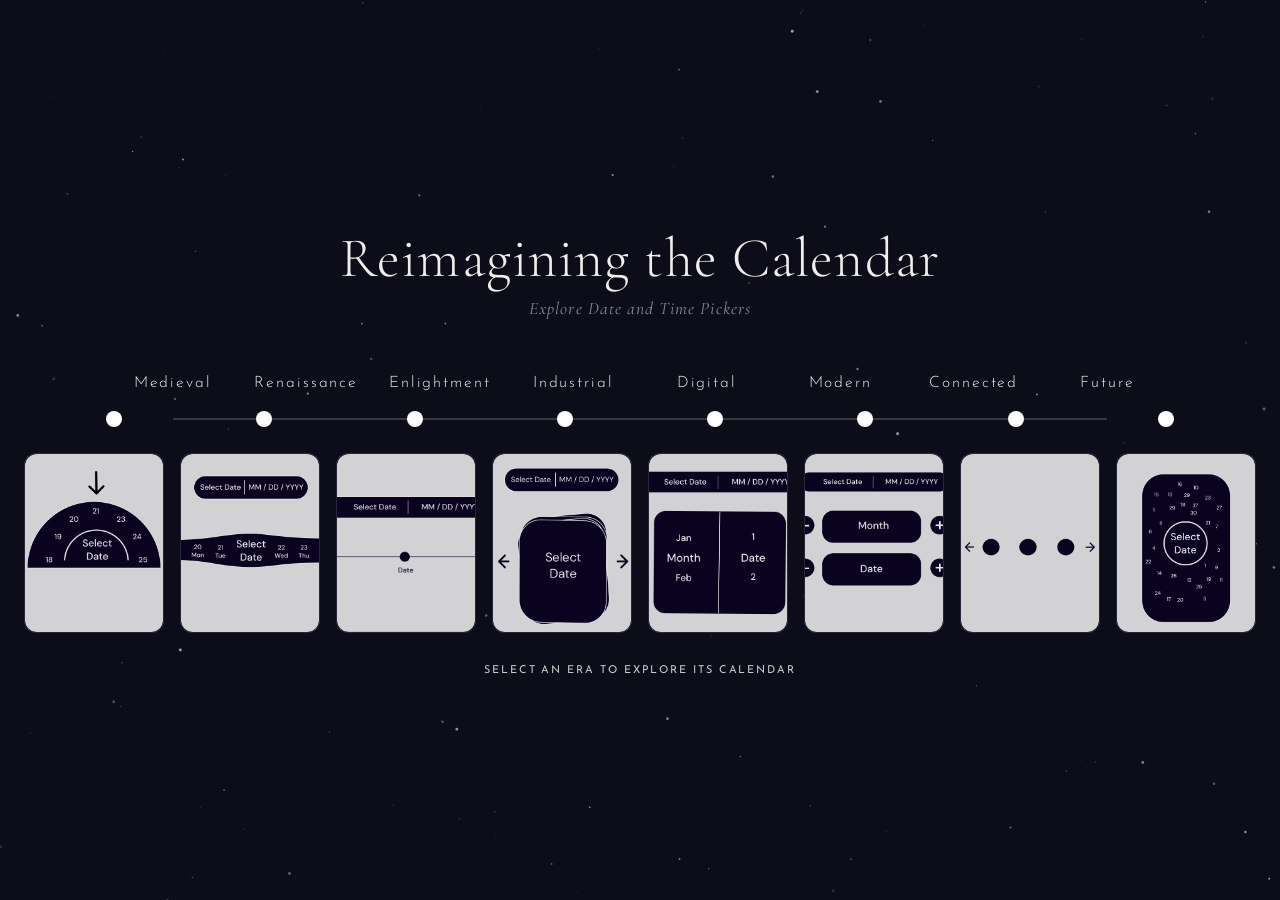
<file: index.html>
<!DOCTYPE html>
<html lang="en">
<head>
  <meta charset="UTF-8">
  <meta name="viewport" content="width=device-width, initial-scale=1.0">
  <title>Reimagining the Calendar</title>
  <link
    href="https://fonts.googleapis.com/css2?family=Cormorant+Garamond:ital,wght@0,300;0,400;0,600;1,300;1,400&family=Josefin+Sans:wght@200;300;400&display=swap"
    rel="stylesheet"
  >
  <link rel="stylesheet" href="style.css">
</head>
<body>

  <!-- Particle canvas -->
  <canvas id="particle-canvas"></canvas>

  <div class="timeline-wrap">

    <p class="timeline-title">Reimagining the Calendar</p>
    <p class="timeline-subtitle">Explore Date and Time Pickers</p>

    <div class="track-area">

      <div class="years-row">
        <span class="year-label">Medieval</span>
        <span class="year-label">Renaissance</span>
        <span class="year-label">Enlightment</span>
        <span class="year-label">Industrial</span>
        <span class="year-label">Digital</span>
        <span class="year-label">Modern</span>
        <span class="year-label">Connected</span>
        <span class="year-label">Future</span>
      </div>

      <div class="line-row">
        <div class="timeline-line"></div>
        <div class="dots-row">
          <div class="dot"></div>
          <div class="dot"></div>
          <div class="dot"></div>
          <div class="dot"></div>
          <div class="dot"></div>
          <div class="dot"></div>
          <div class="dot"></div>
          <div class="dot"></div>
        </div>
      </div>

      <div class="cards-row">
        <a class="era-card" href="firstpage/index.html">   <img src="firstpage/iPhone 16 & 17 Pro Max - 3.png" style="position:absolute;inset:0;width:100%;height:100%;object-fit:cover;opacity:0.9;border-radius:12px;">
       
        <a class="era-card" href="secondpage/index.html"> 
              <img src="secondpage/iPhone 16 & 17 Pro Max - 6.png" style="position:absolute;inset:0;width:100%;height:100%;object-fit:cover;opacity:0.9;border-radius:12px;">

        <a class="era-card" href="Thirdpage/index.html">
              <img src="Thirdpage/iPad Pro 12.9_ - 7.png" style="position:absolute;inset:0;width:100%;height:100%;object-fit:cover;opacity:0.9;border-radius:12px;">
            
        <a class="era-card" href="fourthpage/index.html">
             <img src="fourthpage/iPhone 16 & 17 Pro Max - 12.png" style="position:absolute;inset:0;width:100%;height:100%;object-fit:cover;object-position:center 56%;opacity:0.9;border-radius:12px;">
 
        <a class="era-card" href="fifth/index.html">
              <img src="fifth/iPad Pro 12.9_ - 13.png" style="position:absolute;inset:0;width:100%;height:100%;object-fit:cover;opacity:0.9;border-radius:12px;">
 
        <a class="era-card" href="sixth/index.html">
              <img src="sixth/MacBook Pro 16_ - 16.png" style="position:absolute;inset:0;width:100%;height:100%;object-fit:cover;opacity:0.9;border-radius:12px;">

        <a class="era-card" href="seventh/index.html">
              <img src="seventh/iPhone 16 & 17 Pro Max - 21.png" style="position:absolute;inset:0;width:100%;height:100%;object-fit:cover;opacity:0.9;border-radius:12px;">

        <a class="era-card" href="eight/index.html">
                          <img src="eight/iPhone 16 & 17 Pro Max - 28.png" style="position:absolute;inset:0;width:100%;height:100%;object-fit:cover;object-position:center 70%;opacity:0.9;border-radius:12px;">

        </a>

      </div>

    </div>
  
    

    <p class="label-area">Select an era to explore its calendar</p>

  </div>

  <script>
    // ─── PARTICLE SYSTEM ───────────────────────────────────────
    const canvas = document.getElementById('particle-canvas');
    const ctx = canvas.getContext('2d');

    let W, H, particles;

    function resize() {
      W = canvas.width  = window.innerWidth;
      H = canvas.height = window.innerHeight;
    }

    function createParticles(count) {
      return Array.from({ length: count }, () => ({
        x:       Math.random() * W,
        y:       Math.random() * H,
        r:       Math.random() * 1.2 + 0.3,       // radius 0.3–1.5px
        alpha:   Math.random() * 0.5 + 0.1,        // opacity 0.1–0.6
        speed:   Math.random() * 0.12 + 0.03,      // drift speed
        angle:   Math.random() * Math.PI * 2,      // drift direction
        twinkle: Math.random() * 0.008 + 0.002,    // fade pulse speed
        tDir:    Math.random() > 0.5 ? 1 : -1,     // twinkle direction
      }));
    }

    function tick() {
      ctx.clearRect(0, 0, W, H);

      for (const p of particles) {
        // drift
        p.x += Math.cos(p.angle) * p.speed;
        p.y += Math.sin(p.angle) * p.speed;

        // wrap edges
        if (p.x < 0) p.x = W;
        if (p.x > W) p.x = 0;
        if (p.y < 0) p.y = H;
        if (p.y > H) p.y = 0;

        // twinkle
        p.alpha += p.twinkle * p.tDir;
        if (p.alpha > 0.65 || p.alpha < 0.05) p.tDir *= -1;

        // draw
        ctx.beginPath();
        ctx.arc(p.x, p.y, p.r, 0, Math.PI * 2);
        ctx.fillStyle = `rgba(255, 252, 240, ${p.alpha})`;
        ctx.fill();
      }

      requestAnimationFrame(tick);
    }

    resize();
    particles = createParticles(130);
    tick();

    window.addEventListener('resize', () => {
      resize();
      particles = createParticles(130);
    });
  </script>

</body>
</html>
</file>
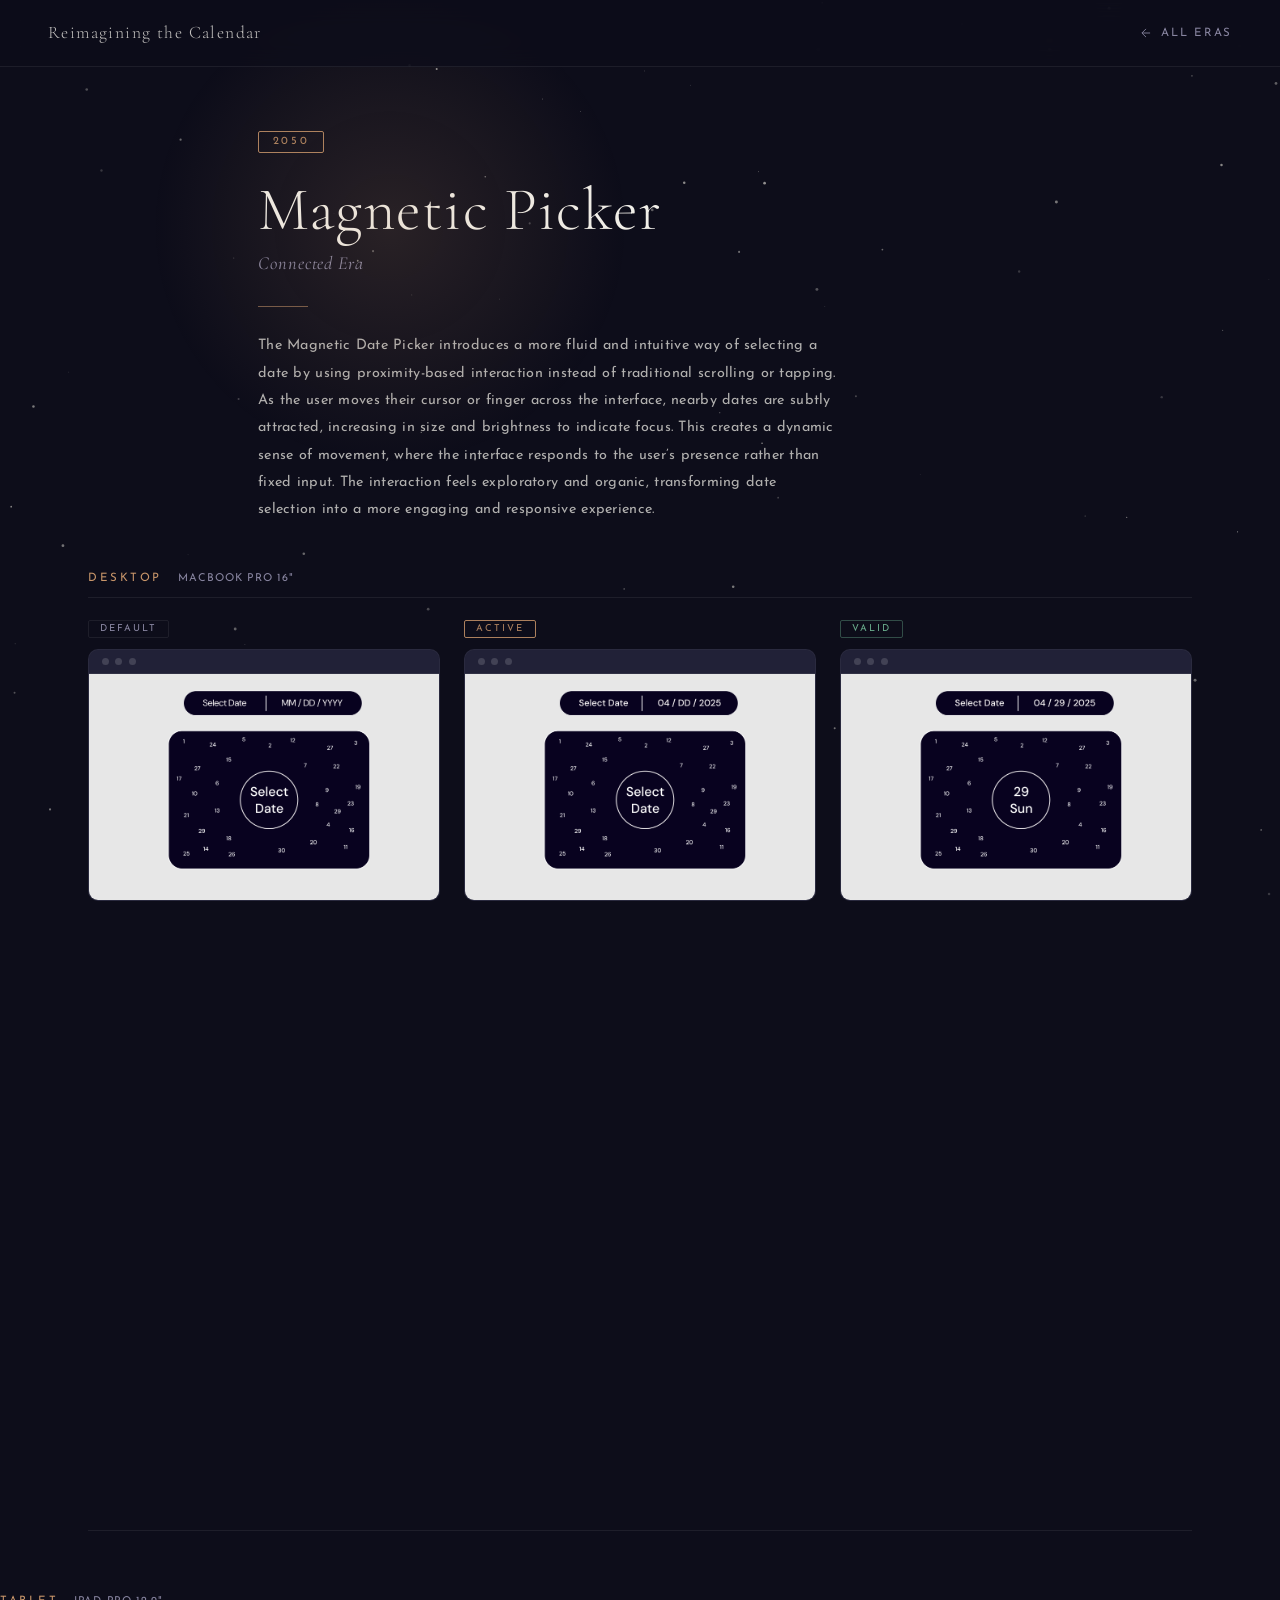
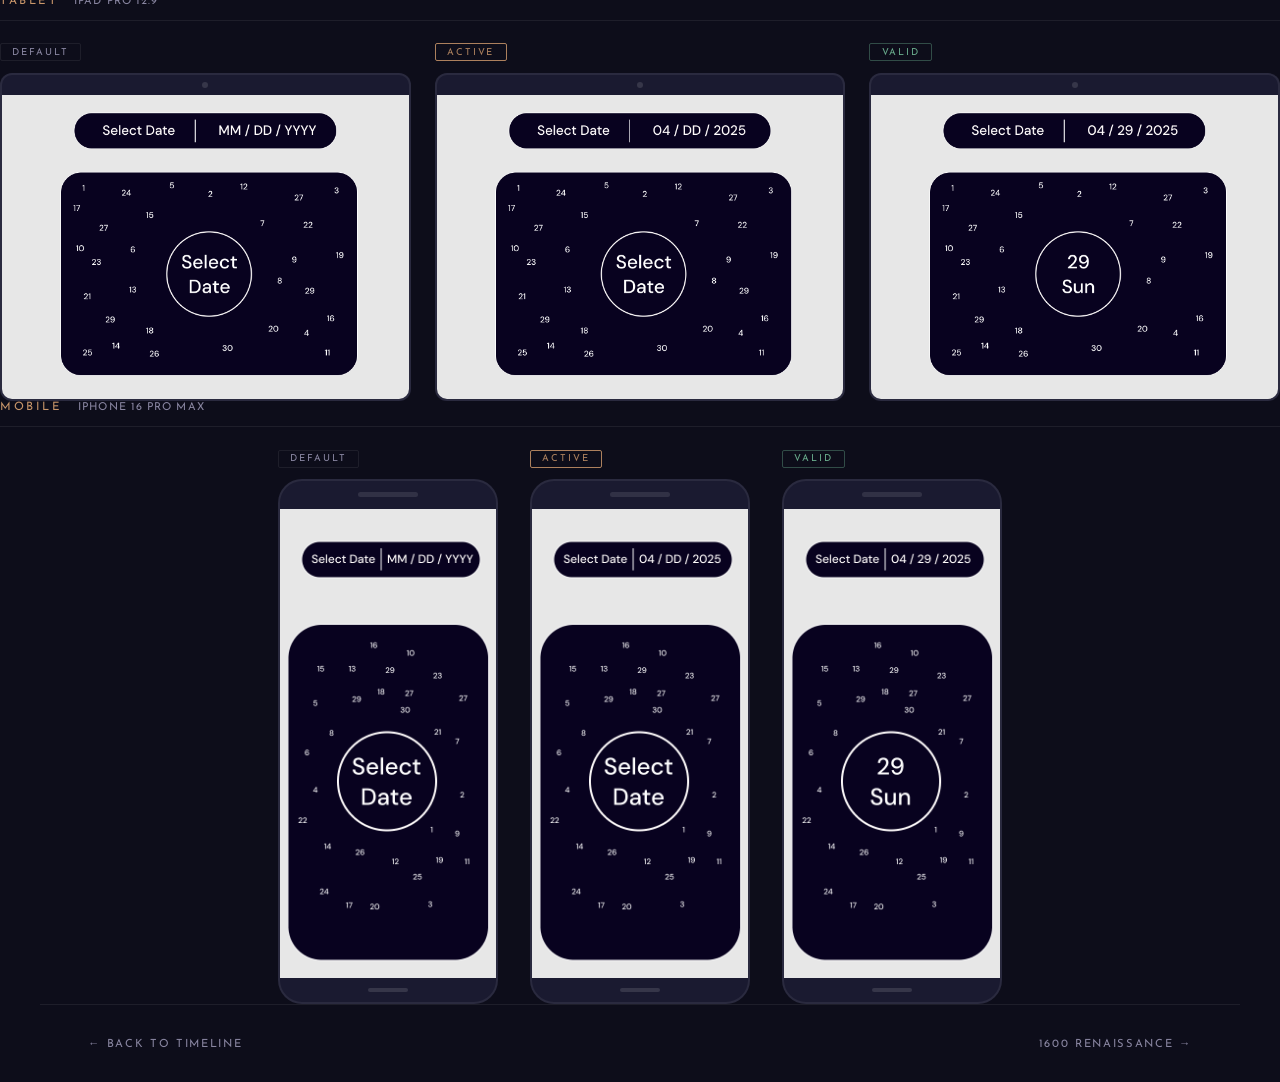
<file: eight/index.html>
<!DOCTYPE html>
<html lang="en">
<head>
  <meta charset="UTF-8">
  <meta name="viewport" content="width=device-width, initial-scale=1.0">
  <title>Medieval Era — Reimagining the Calendar</title>
  <link href="https://fonts.googleapis.com/css2?family=Cormorant+Garamond:ital,wght@0,300;0,400;0,600;1,300;1,400&family=Josefin+Sans:wght@200;300;400&display=swap" rel="stylesheet">
  <link rel="stylesheet" href="style.css">
  <style>
    :root {
      --accent: #c9966a;
      --glow: rgba(201,150,106,0.15);
    }
  </style>
</head>
<body>

  <canvas id="particle-canvas"></canvas>

  <!-- NAV -->
  <nav>
    <a class="nav-brand" href="index.html">Reimagining the Calendar</a>
    <a class="nav-back" href="../index.html">
      <svg viewBox="0 0 24 24" fill="none" stroke="currentColor" stroke-width="1.5">
        <path d="M19 12H5M5 12l7-7M5 12l7 7"/>
      </svg>
      All Eras
    </a>
  </nav>



  <!-- HERO -->
  <section class="hero">
    <div class="hero-glow"></div>
    <div class="year-badge">2050</div>
    <h1 class="era-title">Magnetic Picker</h1>
    <p class="era-sub"> Connected Era</p>
    <div class="era-divider"></div>
    <p class="era-desc">
The Magnetic Date Picker introduces a more fluid and intuitive way of selecting a date by using proximity-based interaction instead of traditional scrolling or tapping. As the user moves their cursor or finger across the interface, nearby dates are subtly attracted, increasing in size and brightness to indicate focus. This creates a dynamic sense of movement, where the interface responds to the user’s presence rather than fixed input. The interaction feels exploratory and organic, transforming date selection into a more engaging and responsive experience.  
 </p>
  </section>
  <!-- ══════════════════════════════════
       COMPONENT SHOWCASE
  ══════════════════════════════════════ -->
  <div class="showcase-wrap">
    <!-- ── DESKTOP ROW ── -->
    <div class="device-section">
      <div class="device-header">
        <span class="device-label">Desktop</span>
        <span class="device-size">MacBook Pro 16"</span>
      </div>
      <div class="states-row">

        <div class="state-card">
          <div class="state-tag">Default</div>
          <div class="mockup-frame desktop-frame">
            <div class="frame-bar">
              <span class="frame-dot"></span>
              <span class="frame-dot"></span>
              <span class="frame-dot"></span>
            </div>
            <div class="frame-content">
            <img src="MacBook Pro 16_ - 23.png" style="width:100%;display:block;">
            
            </div>
          </div>
        </div>

        <div class="state-card">
          <div class="state-tag state-tag--active">Active</div>
          <div class="mockup-frame desktop-frame">
            <div class="frame-bar">
              <span class="frame-dot"></span>
              <span class="frame-dot"></span>
              <span class="frame-dot"></span>
            </div>
            <div class="frame-content">
            <img src="MacBook Pro 16_ - 24.png" style="width:100%;display:block;">
           
            </div>
          </div>
        </div>

        <div class="state-card">
          <div class="state-tag state-tag--valid">Valid</div>
          <div class="mockup-frame desktop-frame">
            <div class="frame-bar">
              <span class="frame-dot"></span>
              <span class="frame-dot"></span>
              <span class="frame-dot"></span>
            </div>
            <div class="frame-content">
              <img src="MacBook Pro 16_ - 25.png" style="width:100%;display:block;">  
              
            </div>
          </div>
        </div>

      </div>
    </div>

    <!-- ── PROTOTYPE EMBED ── -->
    <div class="prototype-section">
      <div class="device-header">
        <video 
  src="Untitled design (1).mp4" 
  autoplay 
  loop 
  muted 
  playsinline
  style="width:100%; display:block; border-radius:10px;">
</video>
      </div>
      
      </div>
    </div>

    <!-- ── TABLET ROW ── -->
    <div class="device-section">
      <div class="device-header">
        <span class="device-label">Tablet</span>
        <span class="device-size">iPad Pro 12.9"</span>
      </div>
      <div class="states-row">

        <div class="state-card">
          <div class="state-tag">Default</div>
          <div class="mockup-frame tablet-frame">
            <div class="tablet-camera"></div>
            <div class="frame-content">
             <img src="iPad Pro 12.9_ - 23.png" style="width:100%;display:block;">   
              
            </div>
          </div>
        </div>

        <div class="state-card">
          <div class="state-tag state-tag--active">Active</div>
          <div class="mockup-frame tablet-frame">
            <div class="tablet-camera"></div>
            <div class="frame-content">
            <img src="iPad Pro 12.9_ - 24.png" style="width:100%;display:block;">   
            
            </div>
          </div>
        </div>

        <div class="state-card">
          <div class="state-tag state-tag--valid">Valid</div>
          <div class="mockup-frame tablet-frame">
            <div class="tablet-camera"></div>
            <div class="frame-content">
            <img src="iPad Pro 12.9_ - 25.png" style="width:100%;display:block;">   
            
            </div>
          </div>
        </div>

      </div>
    </div>

    <!-- ── MOBILE ROW ── -->
    <div class="device-section">
      <div class="device-header">
        <span class="device-label">Mobile</span>
        <span class="device-size">iPhone 16 Pro Max</span>
      </div>
      <div class="states-row states-row--mobile">

        <div class="state-card">
          <div class="state-tag">Default</div>
          <div class="mockup-frame mobile-frame">
            <div class="mobile-notch"></div>
            <div class="frame-content">
            <img src="iPhone 16 & 17 Pro Max - 25.png" style="width:100%;display:block;">   
            
            </div>
            <div class="mobile-bar"></div>
          </div>
        </div>

        <div class="state-card">
          <div class="state-tag state-tag--active">Active</div>
          <div class="mockup-frame mobile-frame">
            <div class="mobile-notch"></div>
            <div class="frame-content">
         <img src="iPhone 16 & 17 Pro Max - 26.png" style="width:100%;display:block;">   
              
            </div>
            <div class="mobile-bar"></div>
          </div>
        </div>

        <div class="state-card">
          <div class="state-tag state-tag--valid">Valid</div>
          <div class="mockup-frame mobile-frame">
            <div class="mobile-notch"></div>
            <div class="frame-content">
           <img src="iPhone 16 & 17 Pro Max - 27.png" style="width:100%;display:block;">   
              
            </div>
            <div class="mobile-bar"></div>
          </div>
        </div>

      </div>
    </div>

  </div><!-- /showcase-wrap -->

  <!-- PREV / NEXT -->
  <div class="era-nav">
    <a href="index.html">← Back to Timeline</a>
    <a href="era-1600.html">1600 Renaissance →</a>
  </div>

  <!-- PARTICLES -->
  <script>
    const canvas = document.getElementById('particle-canvas');
    const ctx = canvas.getContext('2d');
    let W, H, particles;

    function resize() {
      W = canvas.width  = window.innerWidth;
      H = canvas.height = window.innerHeight;
    }

    function createParticles(n) {
      return Array.from({ length: n }, () => ({
        x:       Math.random() * W,
        y:       Math.random() * H,
        r:       Math.random() * 1.2 + 0.3,
        alpha:   Math.random() * 0.4 + 0.15,
        speed:   Math.random() * 0.1 + 0.02,
        angle:   Math.random() * Math.PI * 2,
        twinkle: Math.random() * 0.007 + 0.002,
        tDir:    Math.random() > 0.5 ? 1 : -1,
      }));
    }

    function tick() {
      ctx.clearRect(0, 0, W, H);
      for (const p of particles) {
        p.x += Math.cos(p.angle) * p.speed;
        p.y += Math.sin(p.angle) * p.speed;
        if (p.x < 0) p.x = W;
        if (p.x > W) p.x = 0;
        if (p.y < 0) p.y = H;
        if (p.y > H) p.y = 0;
        p.alpha += p.twinkle * p.tDir;
        if (p.alpha > 0.6 || p.alpha < 0.05) p.tDir *= -1;
        ctx.beginPath();
        ctx.arc(p.x, p.y, p.r, 0, Math.PI * 2);
        ctx.fillStyle = `rgba(255,252,240,${p.alpha})`;
        ctx.fill();
      }
      requestAnimationFrame(tick);
    }

    resize();
    particles = createParticles(100);
    tick();
    window.addEventListener('resize', () => {
      resize();
      particles = createParticles(100);
    });
  </script>

</body>
</html>
</file>
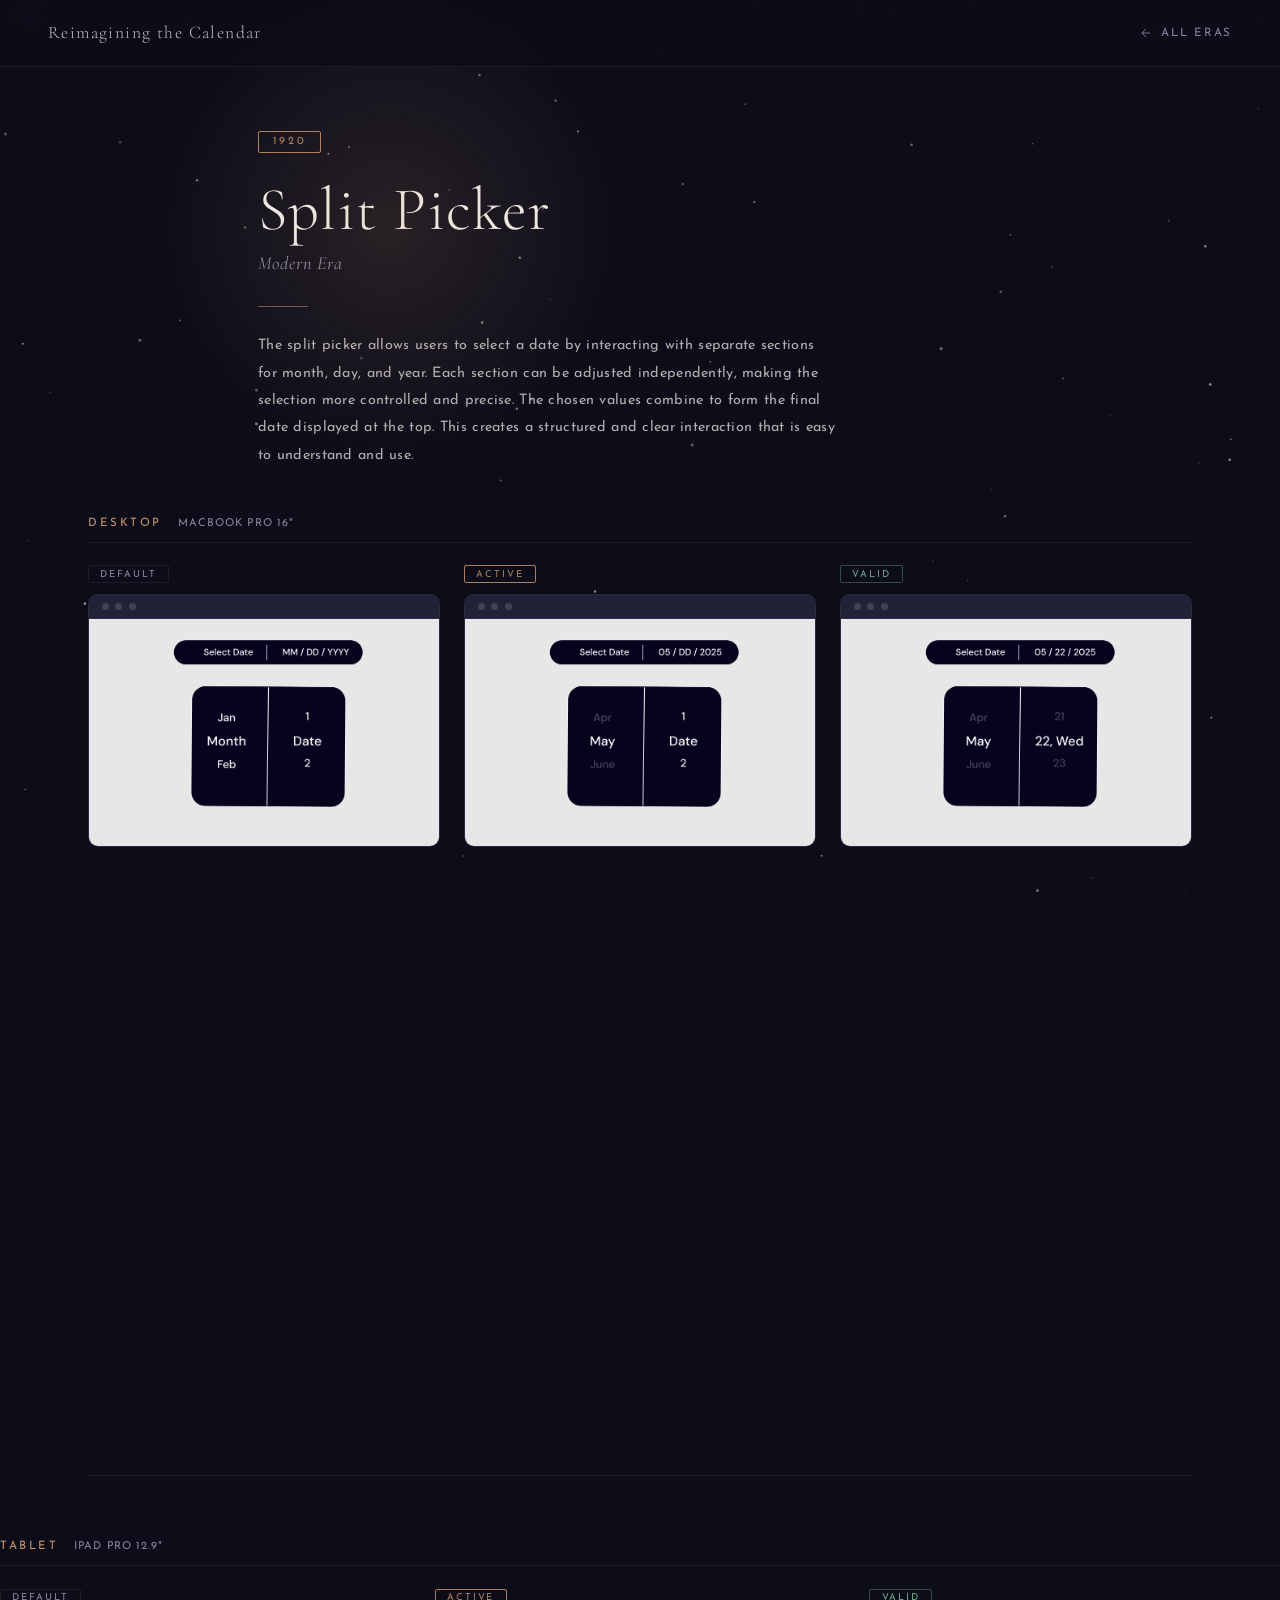
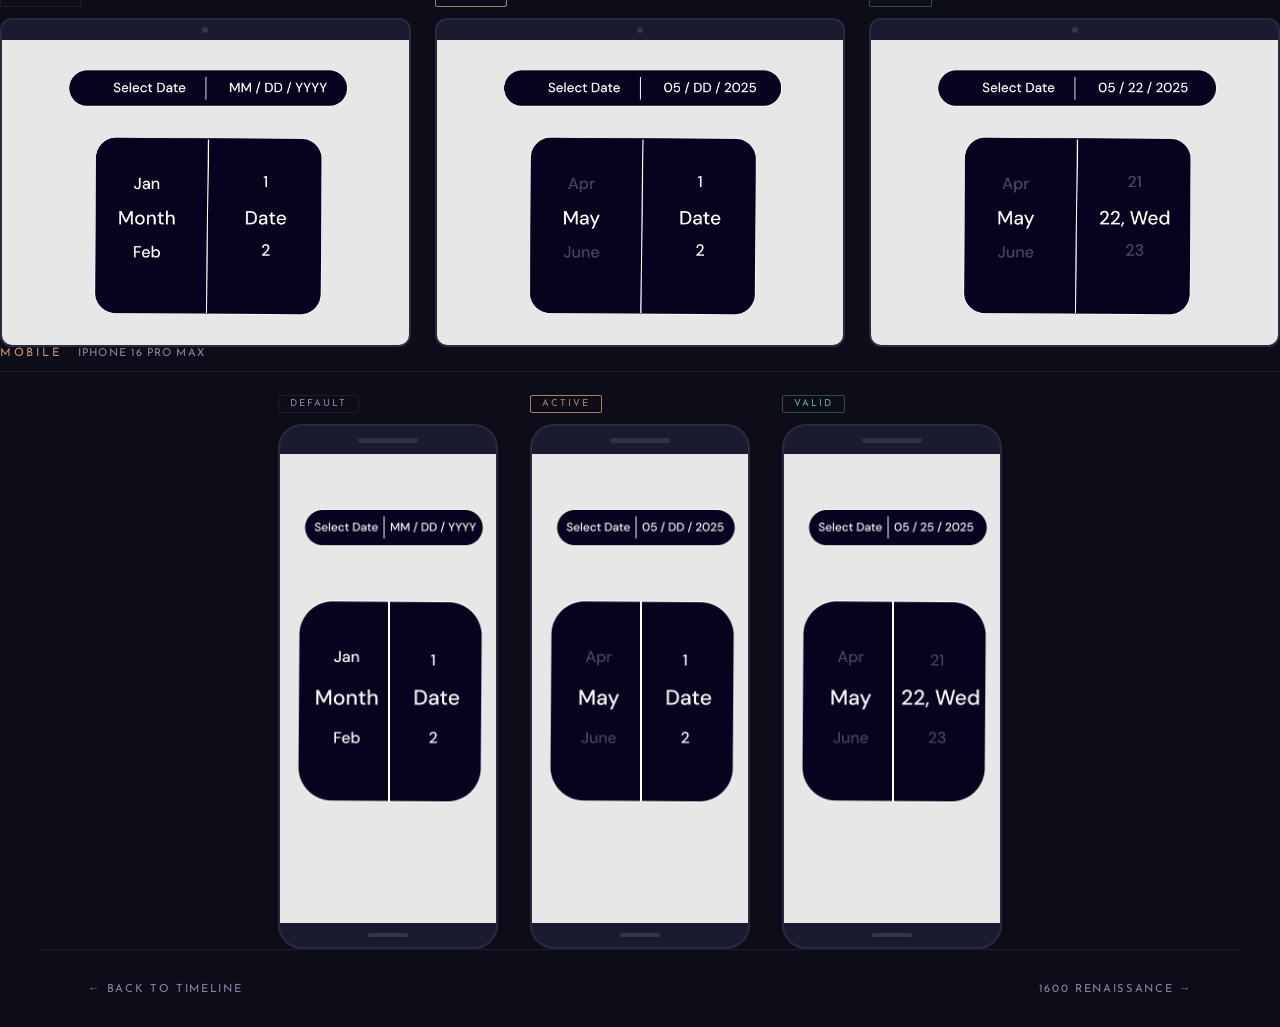
<file: fifth/index.html>
<!DOCTYPE html>
<html lang="en">
<head>
  <meta charset="UTF-8">
  <meta name="viewport" content="width=device-width, initial-scale=1.0">
  <title>Medieval Era — Reimagining the Calendar</title>
  <link href="https://fonts.googleapis.com/css2?family=Cormorant+Garamond:ital,wght@0,300;0,400;0,600;1,300;1,400&family=Josefin+Sans:wght@200;300;400&display=swap" rel="stylesheet">
  <link rel="stylesheet" href="style.css">
  <style>
    :root {
      --accent: #c9966a;
      --glow: rgba(201,150,106,0.15);
    }
  </style>
</head>
<body>

  <canvas id="particle-canvas"></canvas>

  <!-- NAV -->
  <nav>
    <a class="nav-brand" href="index.html">Reimagining the Calendar</a>
    <a class="nav-back" href="../index.html">
      <svg viewBox="0 0 24 24" fill="none" stroke="currentColor" stroke-width="1.5">
        <path d="M19 12H5M5 12l7-7M5 12l7 7"/>
      </svg>
      All Eras
    </a>
  </nav>



  <!-- HERO -->
  <section class="hero">
    <div class="hero-glow"></div>
    <div class="year-badge">1920</div>
    <h1 class="era-title">Split Picker</h1>
    <p class="era-sub"> Modern Era</p>
    <div class="era-divider"></div>
    <p class="era-desc">
The split picker allows users to select a date by interacting with separate sections for month, day, and year. Each section can be adjusted independently, making the selection more controlled and precise. The chosen values combine to form the final date displayed at the top. This creates a structured and clear interaction that is easy to understand and use.  
  
 </p>
  </section>
  <!-- ══════════════════════════════════
       COMPONENT SHOWCASE
  ══════════════════════════════════════ -->
  <div class="showcase-wrap">
    <!-- ── DESKTOP ROW ── -->
    <div class="device-section">
      <div class="device-header">
        <span class="device-label">Desktop</span>
        <span class="device-size">MacBook Pro 16"</span>
      </div>
      <div class="states-row">

        <div class="state-card">
          <div class="state-tag">Default</div>
          <div class="mockup-frame desktop-frame">
            <div class="frame-bar">
              <span class="frame-dot"></span>
              <span class="frame-dot"></span>
              <span class="frame-dot"></span>
            </div>
            <div class="frame-content">
            <img src="MacBook Pro 16_ - 13.png" style="width:100%;display:block;">
            
            </div>
          </div>
        </div>

        <div class="state-card">
          <div class="state-tag state-tag--active">Active</div>
          <div class="mockup-frame desktop-frame">
            <div class="frame-bar">
              <span class="frame-dot"></span>
              <span class="frame-dot"></span>
              <span class="frame-dot"></span>
            </div>
            <div class="frame-content">
            <img src="MacBook Pro 16_ - 14.png" style="width:100%;display:block;">
           
            </div>
          </div>
        </div>

        <div class="state-card">
          <div class="state-tag state-tag--valid">Valid</div>
          <div class="mockup-frame desktop-frame">
            <div class="frame-bar">
              <span class="frame-dot"></span>
              <span class="frame-dot"></span>
              <span class="frame-dot"></span>
            </div>
            <div class="frame-content">
              <img src="MacBook Pro 16_ - 15.png" style="width:100%;display:block;">  
              
            </div>
          </div>
        </div>

      </div>
    </div>

    <!-- ── PROTOTYPE EMBED ── -->
    <div class="prototype-section">
      <div class="device-header">
        <video 
  src="Untitled design.mp4" 
  autoplay 
  loop 
  muted 
  playsinline
  style="width:100%; display:block; border-radius:10px;">
</video>
      </div>
      
      </div>
    </div>

    <!-- ── TABLET ROW ── -->
    <div class="device-section">
      <div class="device-header">
        <span class="device-label">Tablet</span>
        <span class="device-size">iPad Pro 12.9"</span>
      </div>
      <div class="states-row">

        <div class="state-card">
          <div class="state-tag">Default</div>
          <div class="mockup-frame tablet-frame">
            <div class="tablet-camera"></div>
            <div class="frame-content">
             <img src="iPad Pro 12.9_ - 13.png" style="width:100%;display:block;">   
              
            </div>
          </div>
        </div>

        <div class="state-card">
          <div class="state-tag state-tag--active">Active</div>
          <div class="mockup-frame tablet-frame">
            <div class="tablet-camera"></div>
            <div class="frame-content">
            <img src="iPad Pro 12.9_ - 14.png" style="width:100%;display:block;">   
            
            </div>
          </div>
        </div>

        <div class="state-card">
          <div class="state-tag state-tag--valid">Valid</div>
          <div class="mockup-frame tablet-frame">
            <div class="tablet-camera"></div>
            <div class="frame-content">
            <img src="iPad Pro 12.9_ - 15.png" style="width:100%;display:block;">   
            
            </div>
          </div>
        </div>

      </div>
    </div>

    <!-- ── MOBILE ROW ── -->
    <div class="device-section">
      <div class="device-header">
        <span class="device-label">Mobile</span>
        <span class="device-size">iPhone 16 Pro Max</span>
      </div>
      <div class="states-row states-row--mobile">

        <div class="state-card">
          <div class="state-tag">Default</div>
          <div class="mockup-frame mobile-frame">
            <div class="mobile-notch"></div>
            <div class="frame-content">
            <img src="iPhone 16 & 17 Pro Max - 15.png" style="width:100%;display:block;">   
            
            </div>
            <div class="mobile-bar"></div>
          </div>
        </div>

        <div class="state-card">
          <div class="state-tag state-tag--active">Active</div>
          <div class="mockup-frame mobile-frame">
            <div class="mobile-notch"></div>
            <div class="frame-content">
         <img src="iPhone 16 & 17 Pro Max - 16.png" style="width:100%;display:block;">   
              
            </div>
            <div class="mobile-bar"></div>
          </div>
        </div>

        <div class="state-card">
          <div class="state-tag state-tag--valid">Valid</div>
          <div class="mockup-frame mobile-frame">
            <div class="mobile-notch"></div>
            <div class="frame-content">
           <img src="iPhone 16 & 17 Pro Max - 17.png" style="width:100%;display:block;">   
              
            </div>
            <div class="mobile-bar"></div>
          </div>
        </div>

      </div>
    </div>

  </div><!-- /showcase-wrap -->

  <!-- PREV / NEXT -->
  <div class="era-nav">
    <a href="index.html">← Back to Timeline</a>
    <a href="era-1600.html">1600 Renaissance →</a>
  </div>

  <!-- PARTICLES -->
  <script>
    const canvas = document.getElementById('particle-canvas');
    const ctx = canvas.getContext('2d');
    let W, H, particles;

    function resize() {
      W = canvas.width  = window.innerWidth;
      H = canvas.height = window.innerHeight;
    }

    function createParticles(n) {
      return Array.from({ length: n }, () => ({
        x:       Math.random() * W,
        y:       Math.random() * H,
        r:       Math.random() * 1.2 + 0.3,
        alpha:   Math.random() * 0.4 + 0.15,
        speed:   Math.random() * 0.1 + 0.02,
        angle:   Math.random() * Math.PI * 2,
        twinkle: Math.random() * 0.007 + 0.002,
        tDir:    Math.random() > 0.5 ? 1 : -1,
      }));
    }

    function tick() {
      ctx.clearRect(0, 0, W, H);
      for (const p of particles) {
        p.x += Math.cos(p.angle) * p.speed;
        p.y += Math.sin(p.angle) * p.speed;
        if (p.x < 0) p.x = W;
        if (p.x > W) p.x = 0;
        if (p.y < 0) p.y = H;
        if (p.y > H) p.y = 0;
        p.alpha += p.twinkle * p.tDir;
        if (p.alpha > 0.6 || p.alpha < 0.05) p.tDir *= -1;
        ctx.beginPath();
        ctx.arc(p.x, p.y, p.r, 0, Math.PI * 2);
        ctx.fillStyle = `rgba(255,252,240,${p.alpha})`;
        ctx.fill();
      }
      requestAnimationFrame(tick);
    }

    resize();
    particles = createParticles(100);
    tick();
    window.addEventListener('resize', () => {
      resize();
      particles = createParticles(100);
    });
  </script>

</body>
</html>
</file>
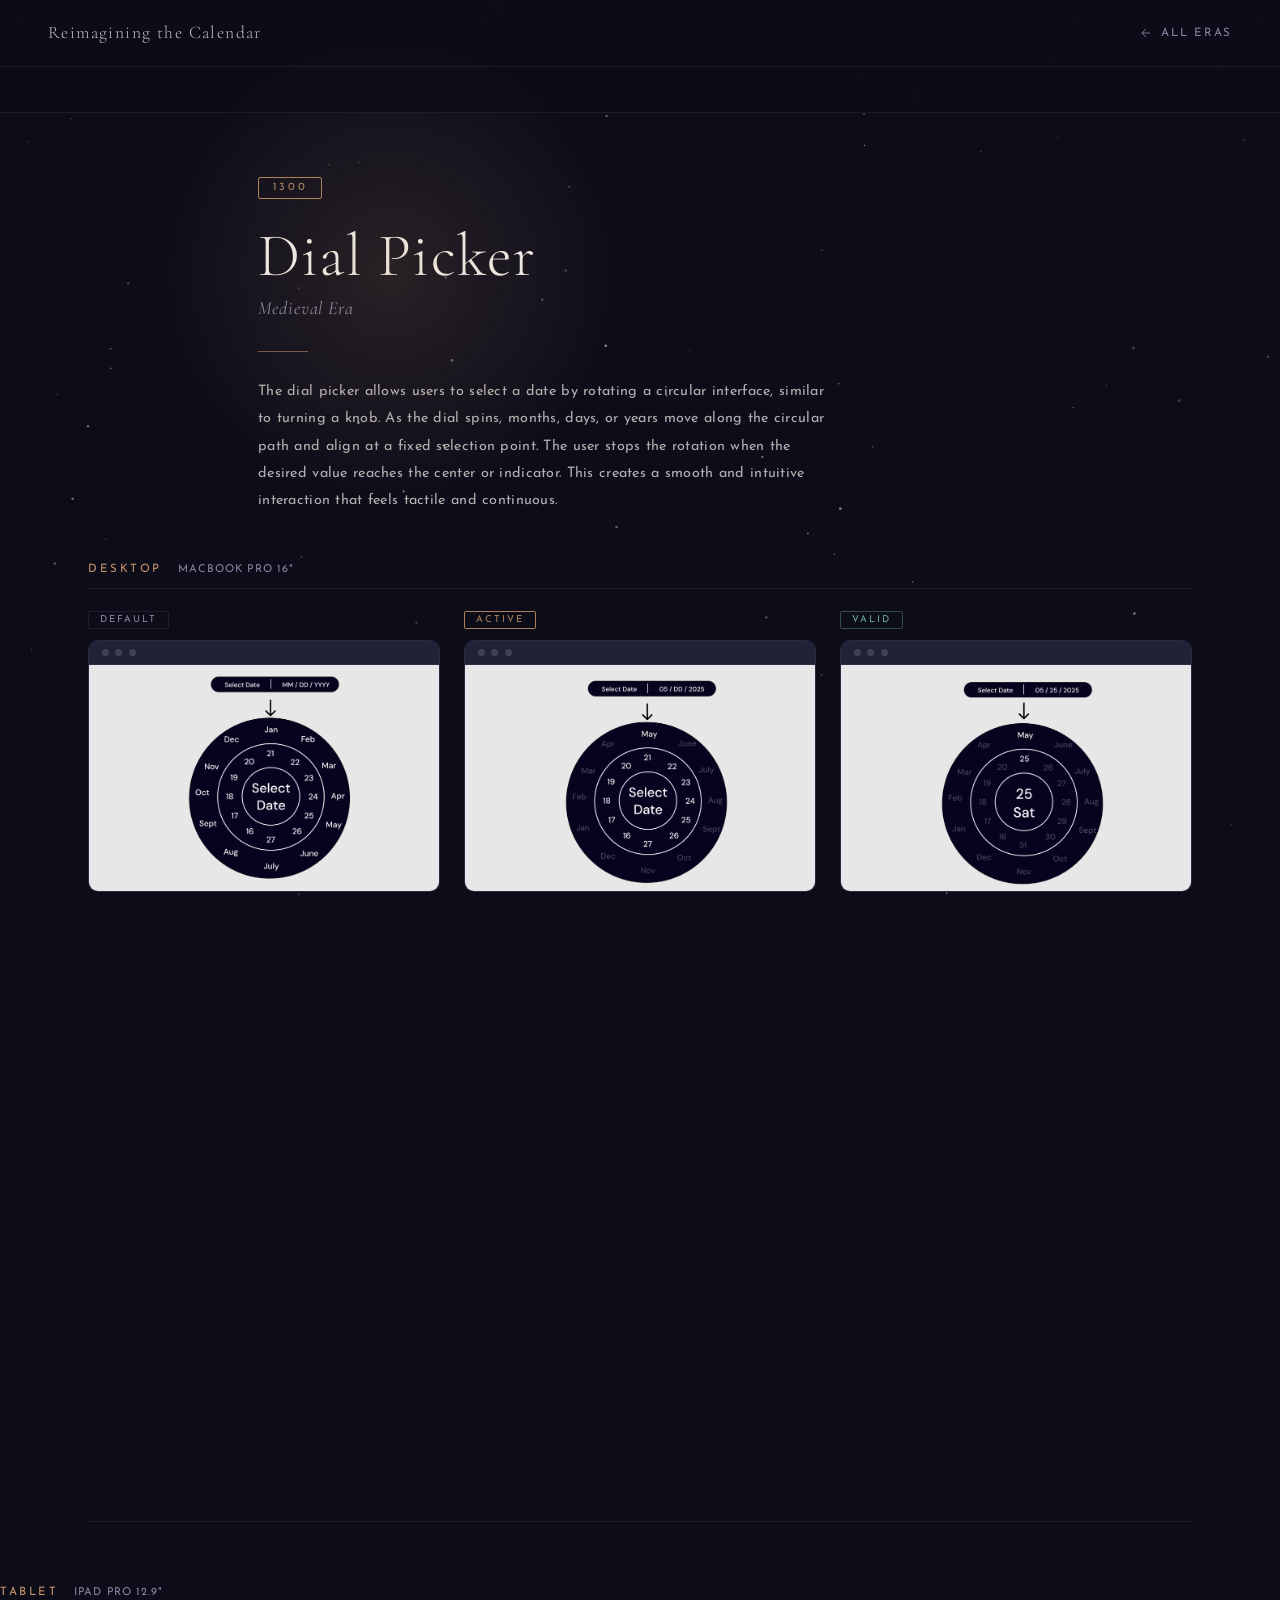
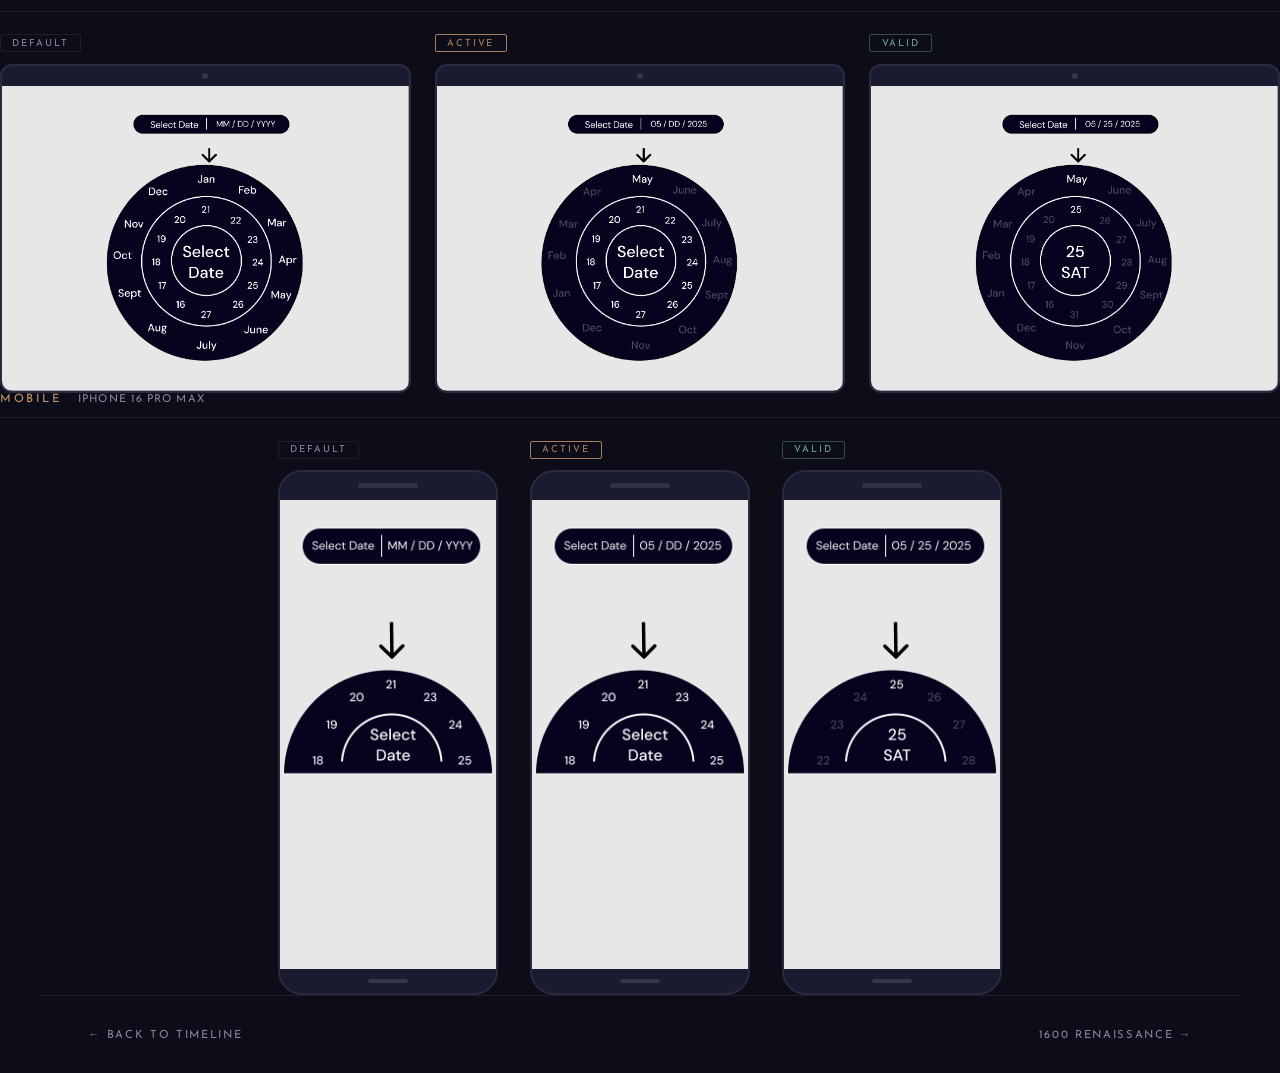
<file: firstpage/index.html>
<!DOCTYPE html>
<html lang="en">
<head>
  <meta charset="UTF-8">
  <meta name="viewport" content="width=device-width, initial-scale=1.0">
  <title>Medieval Era — Reimagining the Calendar</title>
  <link href="https://fonts.googleapis.com/css2?family=Cormorant+Garamond:ital,wght@0,300;0,400;0,600;1,300;1,400&family=Josefin+Sans:wght@200;300;400&display=swap" rel="stylesheet">
  <link rel="stylesheet" href="style.css">
  <style>
    :root {
      --accent: #c9966a;
      --glow: rgba(201,150,106,0.15);
    }
  </style>
</head>
<body>

  <canvas id="particle-canvas"></canvas>

  <!-- NAV -->
  <nav>
    <a class="nav-brand" href="index.html">Reimagining the Calendar</a>
    <a class="nav-back" href="../index.html">
      <svg viewBox="0 0 24 24" fill="none" stroke="currentColor" stroke-width="1.5">
        <path d="M19 12H5M5 12l7-7M5 12l7 7"/>
      </svg>
      All Eras
    </a>
  </nav>
    <nav>

      <div class="nav-links">
       
        
      </div>
    </nav>



  <!-- HERO -->
  <section class="hero">
    <div class="hero-glow"></div>
    <div class="year-badge">1300</div>
    <h1 class="era-title">Dial Picker</h1>
    <p class="era-sub"> Medieval Era</p>
    <div class="era-divider"></div>
    <p class="era-desc">
      The dial picker allows users to select a date by rotating a circular interface, similar to turning a knob. As the dial spins, months, days, or years move along the circular path and align at a fixed selection point. The user stops the rotation when the desired value reaches the center or indicator. This creates a smooth and intuitive interaction that feels tactile and continuous.
    </p>
  </section>

  <!-- ══════════════════════════════════
       COMPONENT SHOWCASE
  ══════════════════════════════════════ -->
  <div class="showcase-wrap">

    <!-- ── DESKTOP ROW ── -->
    <div class="device-section">
      <div class="device-header">
        <span class="device-label">Desktop</span>
        <span class="device-size">MacBook Pro 16"</span>
      </div>
      <div class="states-row">

        <div class="state-card">
          <div class="state-tag">Default</div>
          <div class="mockup-frame desktop-frame">
            <div class="frame-bar">
              <span class="frame-dot"></span>
              <span class="frame-dot"></span>
              <span class="frame-dot"></span>
            </div>
            <div class="frame-content">
            <img src="mac1.png" style="width:100%;display:block;">
            
            </div>
          </div>
        </div>

        <div class="state-card">
          <div class="state-tag state-tag--active">Active</div>
          <div class="mockup-frame desktop-frame">
            <div class="frame-bar">
              <span class="frame-dot"></span>
              <span class="frame-dot"></span>
              <span class="frame-dot"></span>
            </div>
            <div class="frame-content">
            <img src="mac2.png" style="width:100%;display:block;">
           
            </div>
          </div>
        </div>

        <div class="state-card">
          <div class="state-tag state-tag--valid">Valid</div>
          <div class="mockup-frame desktop-frame">
            <div class="frame-bar">
              <span class="frame-dot"></span>
              <span class="frame-dot"></span>
              <span class="frame-dot"></span>
            </div>
            <div class="frame-content">
              <img src="mac3.png" style="width:100%;display:block;">  
              
            </div>
          </div>
        </div>

      </div>
    </div>

    <!-- ── PROTOTYPE EMBED ── -->
    <div class="prototype-section">
      <div class="device-header">
        <video 
  src="Untitled design.mp4" 
  autoplay 
  loop 
  muted 
  playsinline
  style="width:100%; display:block; border-radius:10px;">
</video>
      </div>
      
      </div>
    </div>

    <!-- ── TABLET ROW ── -->
    <div class="device-section">
      <div class="device-header">
        <span class="device-label">Tablet</span>
        <span class="device-size">iPad Pro 12.9"</span>
      </div>
      <div class="states-row">

        <div class="state-card">
          <div class="state-tag">Default</div>
          <div class="mockup-frame tablet-frame">
            <div class="tablet-camera"></div>
            <div class="frame-content">
             <img src="iPad Pro 12.9_ - 1.png" style="width:100%;display:block;">   
              
            </div>
          </div>
        </div>

        <div class="state-card">
          <div class="state-tag state-tag--active">Active</div>
          <div class="mockup-frame tablet-frame">
            <div class="tablet-camera"></div>
            <div class="frame-content">
            <img src="iPad Pro 12.9_ - 2.png" style="width:100%;display:block;">   
            
            </div>
          </div>
        </div>

        <div class="state-card">
          <div class="state-tag state-tag--valid">Valid</div>
          <div class="mockup-frame tablet-frame">
            <div class="tablet-camera"></div>
            <div class="frame-content">
            <img src="iPad Pro 12.9_ - 3.png" style="width:100%;display:block;">   
            
            </div>
          </div>
        </div>

      </div>
    </div>

    <!-- ── MOBILE ROW ── -->
    <div class="device-section">
      <div class="device-header">
        <span class="device-label">Mobile</span>
        <span class="device-size">iPhone 16 Pro Max</span>
      </div>
      <div class="states-row states-row--mobile">

        <div class="state-card">
          <div class="state-tag">Default</div>
          <div class="mockup-frame mobile-frame">
            <div class="mobile-notch"></div>
            <div class="frame-content">
            <img src="iPhone 16 & 17 Pro Max - 3.png" style="width:100%;display:block;">   
            
            </div>
            <div class="mobile-bar"></div>
          </div>
        </div>

        <div class="state-card">
          <div class="state-tag state-tag--active">Active</div>
          <div class="mockup-frame mobile-frame">
            <div class="mobile-notch"></div>
            <div class="frame-content">
         <img src="iPhone 16 & 17 Pro Max - 4.png" style="width:100%;display:block;">   
              
            </div>
            <div class="mobile-bar"></div>
          </div>
        </div>

        <div class="state-card">
          <div class="state-tag state-tag--valid">Valid</div>
          <div class="mockup-frame mobile-frame">
            <div class="mobile-notch"></div>
            <div class="frame-content">
           <img src="iPhone 16 & 17 Pro Max - 5.png" style="width:100%;display:block;">   
              
            </div>
            <div class="mobile-bar"></div>
          </div>
        </div>

      </div>
    </div>

  </div><!-- /showcase-wrap -->

  <!-- PREV / NEXT -->
  <div class="era-nav">
    <a href="index.html">← Back to Timeline</a>
    <a href="era-1600.html">1600 Renaissance →</a>
  </div>

  <!-- PARTICLES -->
  <script>
    const canvas = document.getElementById('particle-canvas');
    const ctx = canvas.getContext('2d');
    let W, H, particles;

    function resize() {
      W = canvas.width  = window.innerWidth;
      H = canvas.height = window.innerHeight;
    }

    function createParticles(n) {
      return Array.from({ length: n }, () => ({
        x:       Math.random() * W,
        y:       Math.random() * H,
        r:       Math.random() * 1.2 + 0.3,
        alpha:   Math.random() * 0.4 + 0.15,
        speed:   Math.random() * 0.1 + 0.02,
        angle:   Math.random() * Math.PI * 2,
        twinkle: Math.random() * 0.007 + 0.002,
        tDir:    Math.random() > 0.5 ? 1 : -1,
      }));
    }

    function tick() {
      ctx.clearRect(0, 0, W, H);
      for (const p of particles) {
        p.x += Math.cos(p.angle) * p.speed;
        p.y += Math.sin(p.angle) * p.speed;
        if (p.x < 0) p.x = W;
        if (p.x > W) p.x = 0;
        if (p.y < 0) p.y = H;
        if (p.y > H) p.y = 0;
        p.alpha += p.twinkle * p.tDir;
        if (p.alpha > 0.6 || p.alpha < 0.05) p.tDir *= -1;
        ctx.beginPath();
        ctx.arc(p.x, p.y, p.r, 0, Math.PI * 2);
        ctx.fillStyle = `rgba(255,252,240,${p.alpha})`;
        ctx.fill();
      }
      requestAnimationFrame(tick);
    }

    resize();
    particles = createParticles(100);
    tick();
    window.addEventListener('resize', () => {
      resize();
      particles = createParticles(100);
    });
  </script>

</body>
</html>
</file>
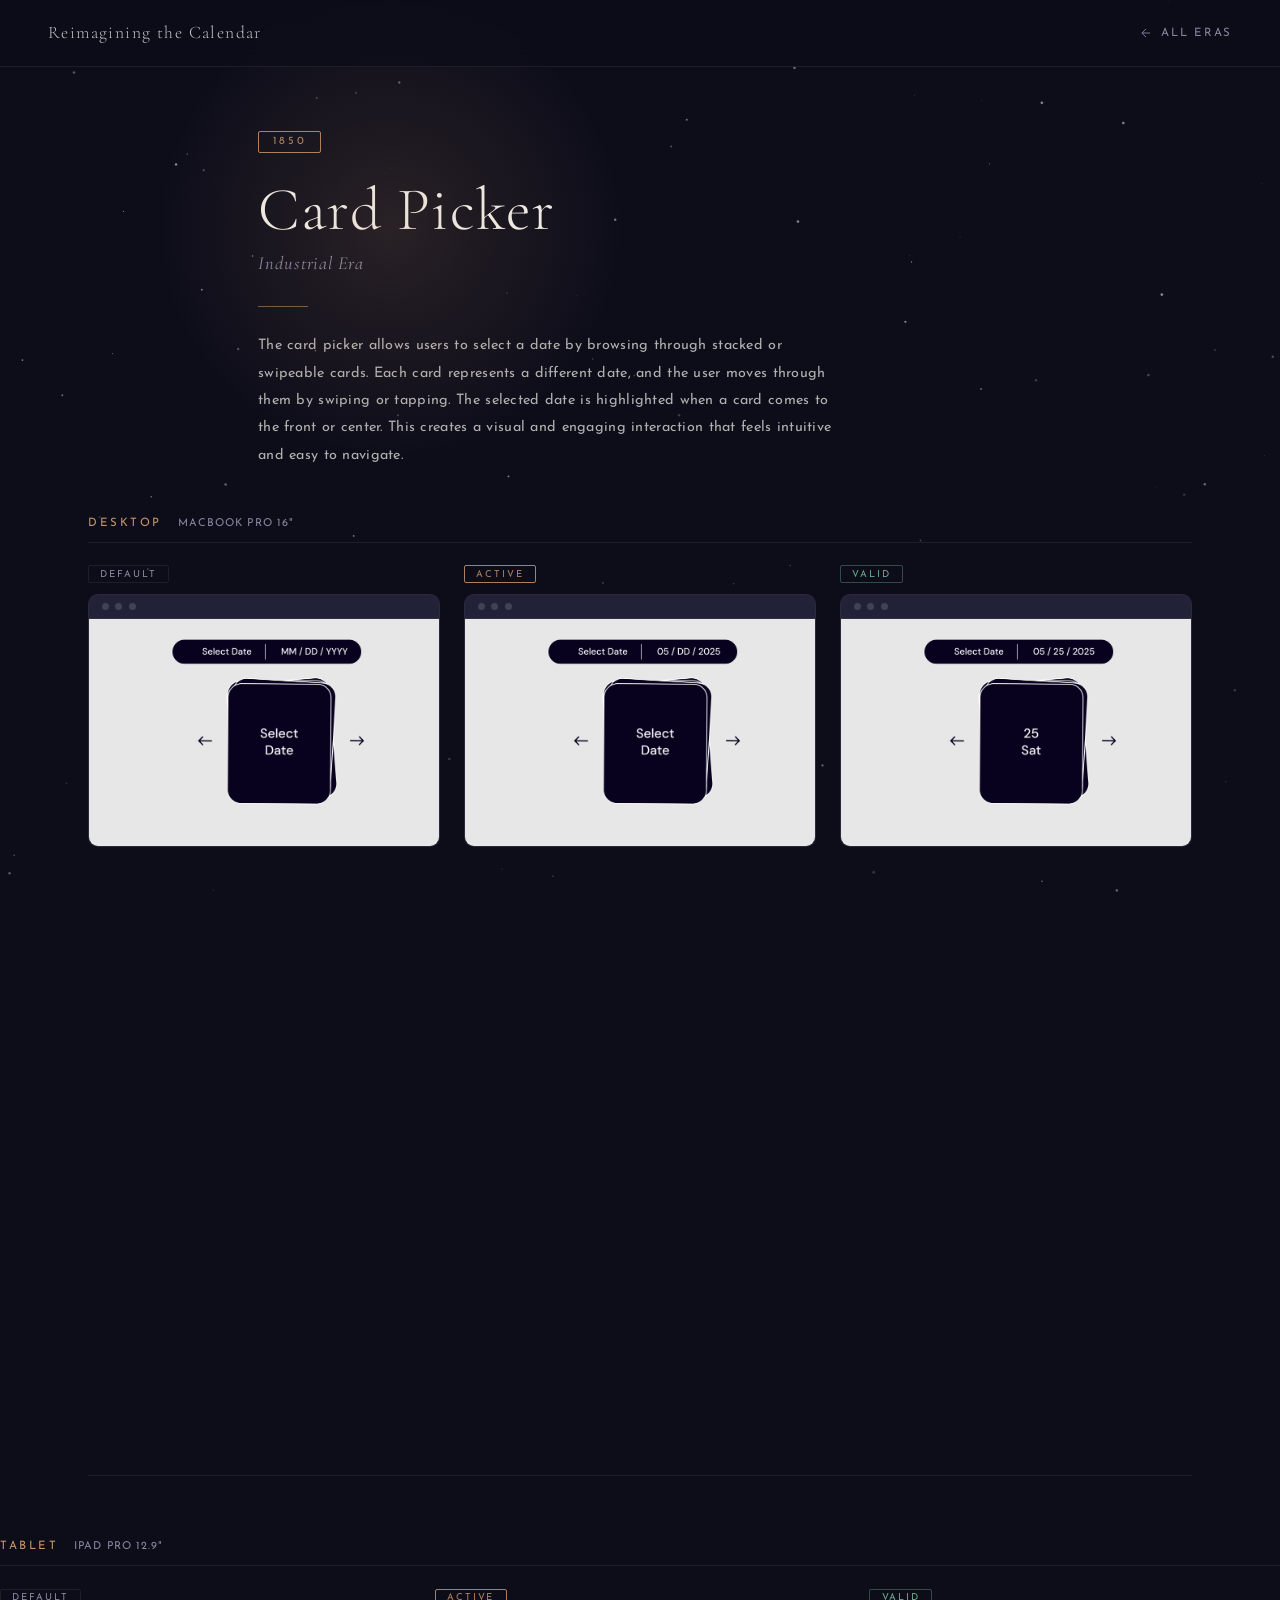
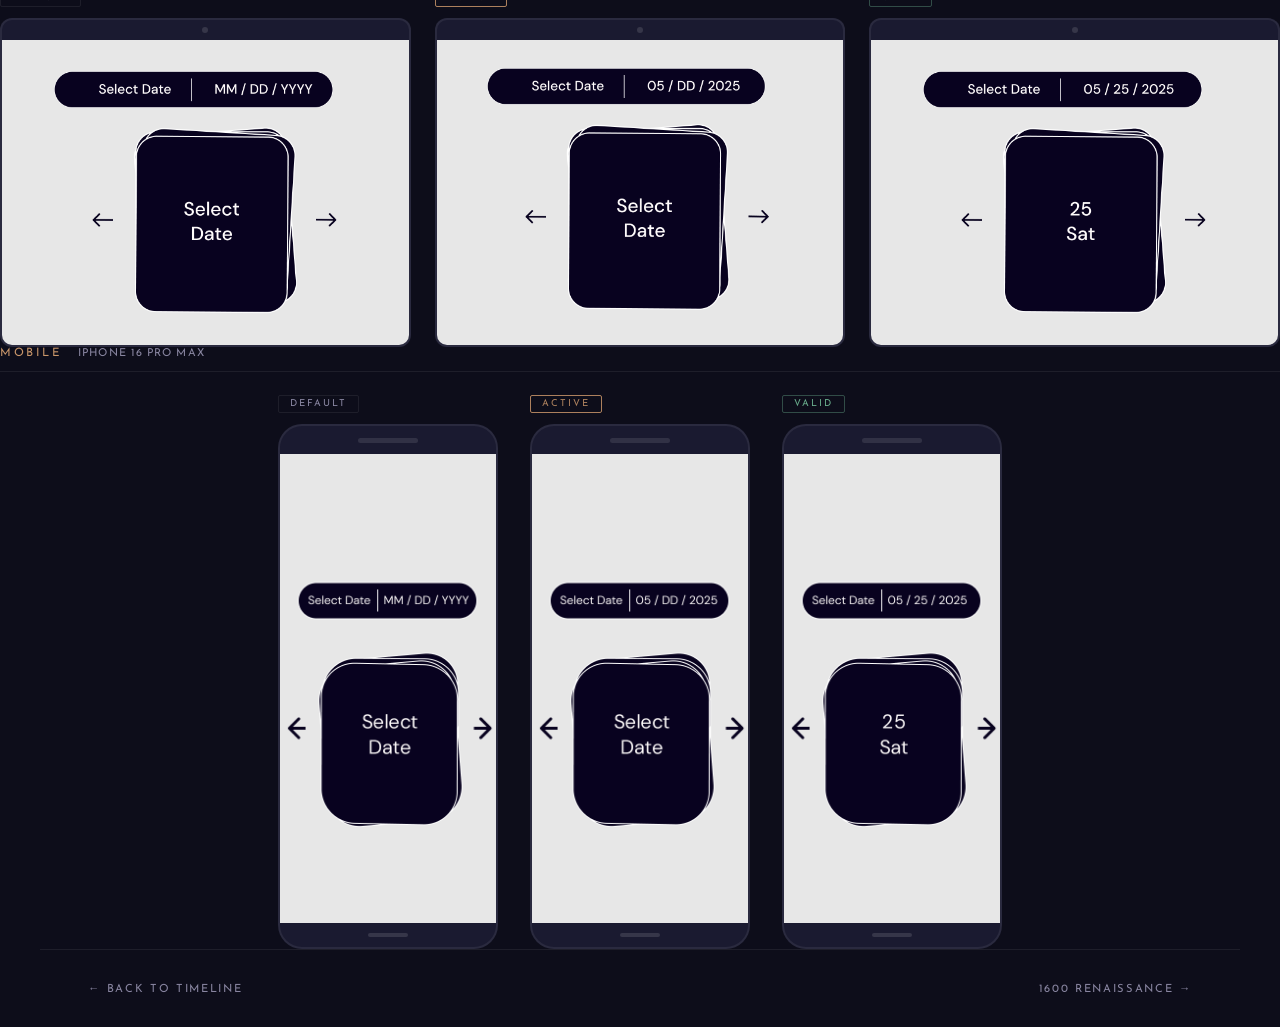
<file: fourthpage/index.html>
<!DOCTYPE html>
<html lang="en">
<head>
  <meta charset="UTF-8">
  <meta name="viewport" content="width=device-width, initial-scale=1.0">
  <title>Medieval Era — Reimagining the Calendar</title>
  <link href="https://fonts.googleapis.com/css2?family=Cormorant+Garamond:ital,wght@0,300;0,400;0,600;1,300;1,400&family=Josefin+Sans:wght@200;300;400&display=swap" rel="stylesheet">
  <link rel="stylesheet" href="style.css">
  <style>
    :root {
      --accent: #c9966a;
      --glow: rgba(201,150,106,0.15);
    }
  </style>
</head>
<body>

  <canvas id="particle-canvas"></canvas>

  <!-- NAV -->
  <nav>
    <a class="nav-brand" href="index.html">Reimagining the Calendar</a>
    <a class="nav-back" href="../index.html">
      <svg viewBox="0 0 24 24" fill="none" stroke="currentColor" stroke-width="1.5">
        <path d="M19 12H5M5 12l7-7M5 12l7 7"/>
      </svg>
      All Eras
    </a>
  </nav>

 

  <!-- HERO -->
  <section class="hero">
    <div class="hero-glow"></div>
    <div class="year-badge">1850</div>
    <h1 class="era-title">Card Picker</h1>
    <p class="era-sub"> Industrial Era</p>
    <div class="era-divider"></div>
    <p class="era-desc">
The card picker allows users to select a date by browsing through stacked or swipeable cards. Each card represents a different date, and the user moves through them by swiping or tapping. The selected date is highlighted when a card comes to the front or center. This creates a visual and engaging interaction that feels intuitive and easy to navigate.
</p>
  </section>

<!-- ══════════════════════════════════
       COMPONENT SHOWCASE
  ══════════════════════════════════════ -->
  <div class="showcase-wrap">

    <!-- ── DESKTOP ROW ── -->
    <div class="device-section">
      <div class="device-header">
        <span class="device-label">Desktop</span>
        <span class="device-size">MacBook Pro 16"</span>
      </div>
      <div class="states-row">

        <div class="state-card">
          <div class="state-tag">Default</div>
          <div class="mockup-frame desktop-frame">
            <div class="frame-bar">
              <span class="frame-dot"></span>
              <span class="frame-dot"></span>
              <span class="frame-dot"></span>
            </div>
            <div class="frame-content">
            <img src="MacBook Pro 16_ - 10.png" style="width:100%;display:block;">
            
            </div>
          </div>
        </div>

        <div class="state-card">
          <div class="state-tag state-tag--active">Active</div>
          <div class="mockup-frame desktop-frame">
            <div class="frame-bar">
              <span class="frame-dot"></span>
              <span class="frame-dot"></span>
              <span class="frame-dot"></span>
            </div>
            <div class="frame-content">
            <img src="MacBook Pro 16_ - 11.png" style="width:100%;display:block;">
           
            </div>
          </div>
        </div>

        <div class="state-card">
          <div class="state-tag state-tag--valid">Valid</div>
          <div class="mockup-frame desktop-frame">
            <div class="frame-bar">
              <span class="frame-dot"></span>
              <span class="frame-dot"></span>
              <span class="frame-dot"></span>
            </div>
            <div class="frame-content">
              <img src="MacBook Pro 16_ - 12.png" style="width:100%;display:block;">  
              
            </div>
          </div>
        </div>

      </div>
    </div>

    <!-- ── PROTOTYPE EMBED ── -->
    <div class="prototype-section">
      <div class="device-header">
        <video 
  src="Untitled design.mp4" 
  autoplay 
  loop 
  muted 
  playsinline
  style="width:100%; display:block; border-radius:10px;">
</video>
      </div>
      
      </div>
    </div>

    <!-- ── TABLET ROW ── -->
    <div class="device-section">
      <div class="device-header">
        <span class="device-label">Tablet</span>
        <span class="device-size">iPad Pro 12.9"</span>
      </div>
      <div class="states-row">

        <div class="state-card">
          <div class="state-tag">Default</div>
          <div class="mockup-frame tablet-frame">
            <div class="tablet-camera"></div>
            <div class="frame-content">
             <img src="iPad Pro 12.9_ - 10.png" style="width:100%;display:block;">   
              
            </div>
          </div>
        </div>

        <div class="state-card">
          <div class="state-tag state-tag--active">Active</div>
          <div class="mockup-frame tablet-frame">
            <div class="tablet-camera"></div>
            <div class="frame-content">
            <img src="iPad Pro 12.9_ - 11.png" style="width:100%;display:block;">   
            
            </div>
          </div>
        </div>

        <div class="state-card">
          <div class="state-tag state-tag--valid">Valid</div>
          <div class="mockup-frame tablet-frame">
            <div class="tablet-camera"></div>
            <div class="frame-content">
            <img src="iPad Pro 12.9_ - 12.png" style="width:100%;display:block;">   
            
            </div>
          </div>
        </div>

      </div>
    </div>

    <!-- ── MOBILE ROW ── -->
    <div class="device-section">
      <div class="device-header">
        <span class="device-label">Mobile</span>
        <span class="device-size">iPhone 16 Pro Max</span>
      </div>
      <div class="states-row states-row--mobile">

        <div class="state-card">
          <div class="state-tag">Default</div>
          <div class="mockup-frame mobile-frame">
            <div class="mobile-notch"></div>
            <div class="frame-content">
            <img src="iPhone 16 & 17 Pro Max - 12.png" style="width:100%;display:block;">   
            
            </div>
            <div class="mobile-bar"></div>
          </div>
        </div>

        <div class="state-card">
          <div class="state-tag state-tag--active">Active</div>
          <div class="mockup-frame mobile-frame">
            <div class="mobile-notch"></div>
            <div class="frame-content">
         <img src="iPhone 16 & 17 Pro Max - 13.png" style="width:100%;display:block;">   
              
            </div>
            <div class="mobile-bar"></div>
          </div>
        </div>

        <div class="state-card">
          <div class="state-tag state-tag--valid">Valid</div>
          <div class="mockup-frame mobile-frame">
            <div class="mobile-notch"></div>
            <div class="frame-content">
           <img src="iPhone 16 & 17 Pro Max - 14.png" style="width:100%;display:block;">   
              
            </div>
            <div class="mobile-bar"></div>
          </div>
        </div>

      </div>
    </div>

  </div><!-- /showcase-wrap -->

  <!-- PREV / NEXT -->
  <div class="era-nav">
    <a href="index.html">← Back to Timeline</a>
    <a href="era-1600.html">1600 Renaissance →</a>
  </div>

  <!-- PARTICLES -->
  <script>
    const canvas = document.getElementById('particle-canvas');
    const ctx = canvas.getContext('2d');
    let W, H, particles;

    function resize() {
      W = canvas.width  = window.innerWidth;
      H = canvas.height = window.innerHeight;
    }

    function createParticles(n) {
      return Array.from({ length: n }, () => ({
        x:       Math.random() * W,
        y:       Math.random() * H,
        r:       Math.random() * 1.2 + 0.3,
        alpha:   Math.random() * 0.4 + 0.15,
        speed:   Math.random() * 0.1 + 0.02,
        angle:   Math.random() * Math.PI * 2,
        twinkle: Math.random() * 0.007 + 0.002,
        tDir:    Math.random() > 0.5 ? 1 : -1,
      }));
    }

    function tick() {
      ctx.clearRect(0, 0, W, H);
      for (const p of particles) {
        p.x += Math.cos(p.angle) * p.speed;
        p.y += Math.sin(p.angle) * p.speed;
        if (p.x < 0) p.x = W;
        if (p.x > W) p.x = 0;
        if (p.y < 0) p.y = H;
        if (p.y > H) p.y = 0;
        p.alpha += p.twinkle * p.tDir;
        if (p.alpha > 0.6 || p.alpha < 0.05) p.tDir *= -1;
        ctx.beginPath();
        ctx.arc(p.x, p.y, p.r, 0, Math.PI * 2);
        ctx.fillStyle = `rgba(255,252,240,${p.alpha})`;
        ctx.fill();
      }
      requestAnimationFrame(tick);
    }

    resize();
    particles = createParticles(100);
    tick();
    window.addEventListener('resize', () => {
      resize();
      particles = createParticles(100);
    });
  </script>

</body>
</html>
</file>
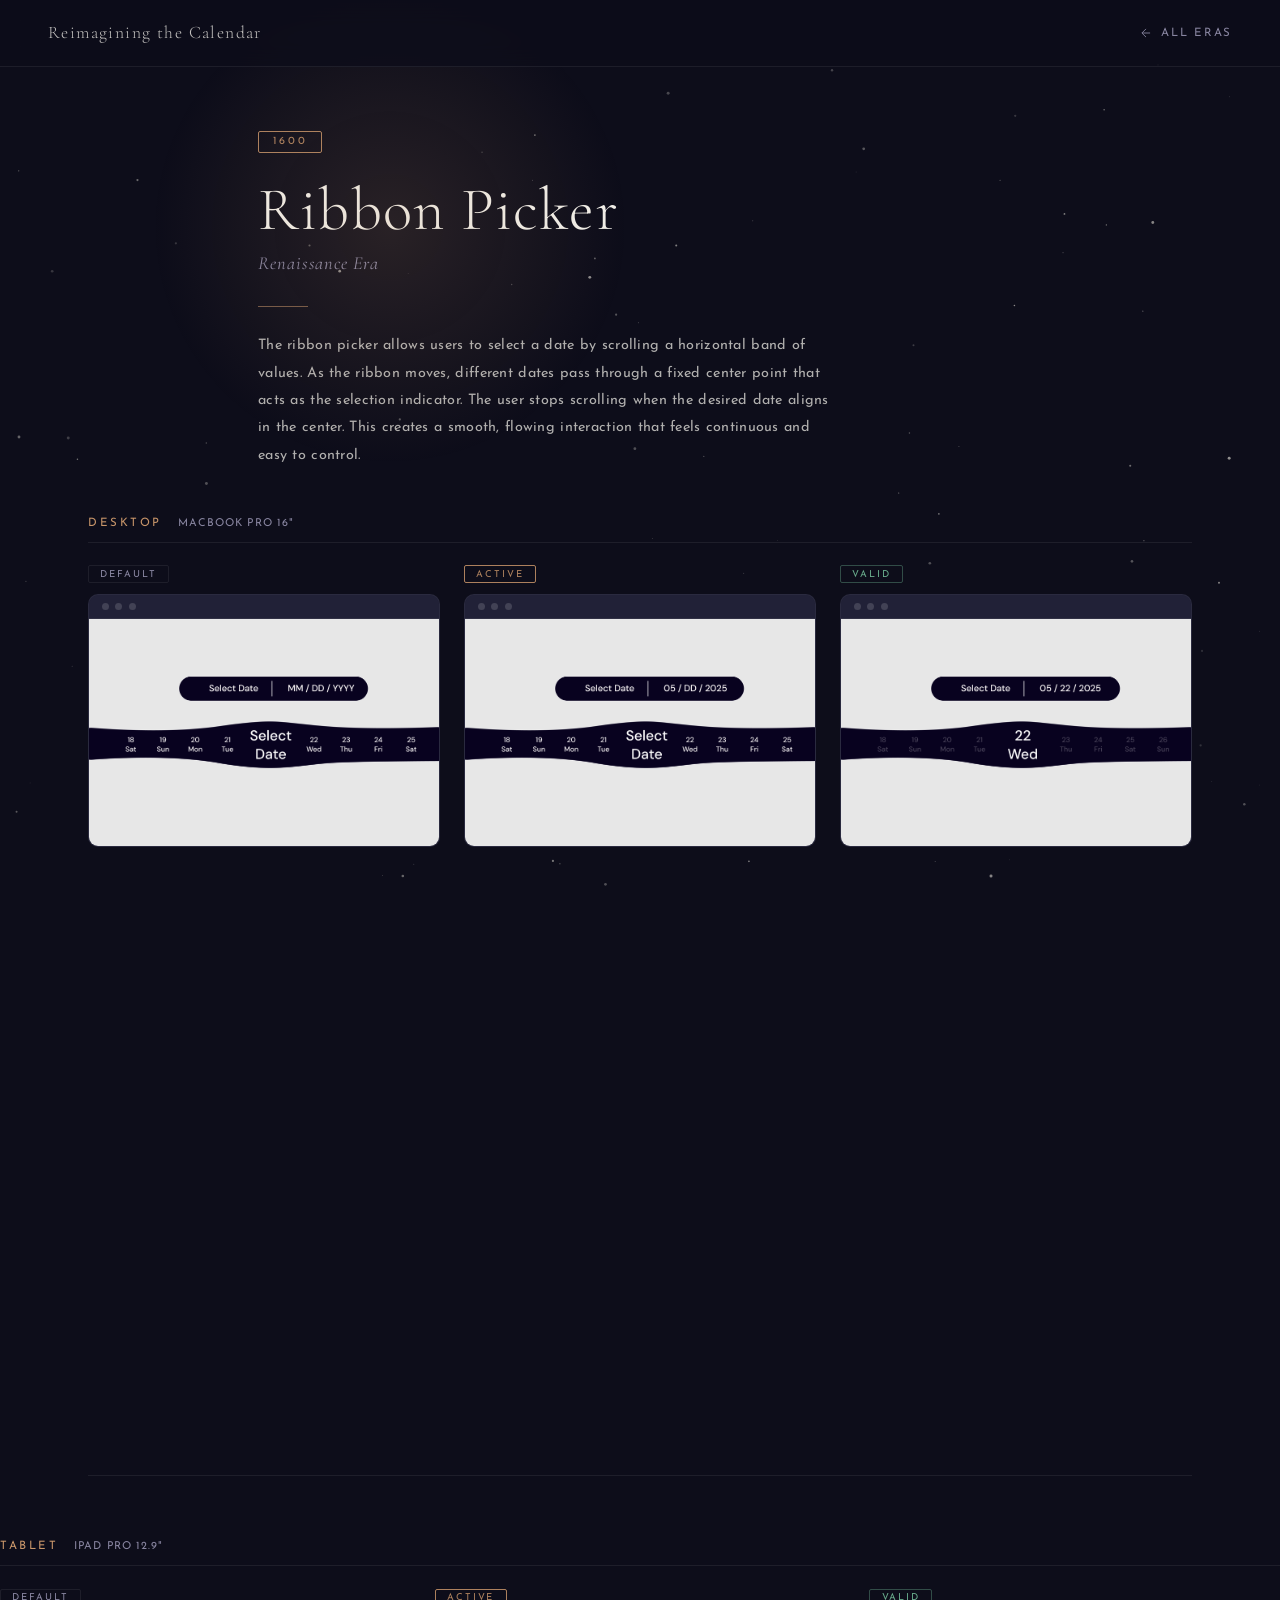
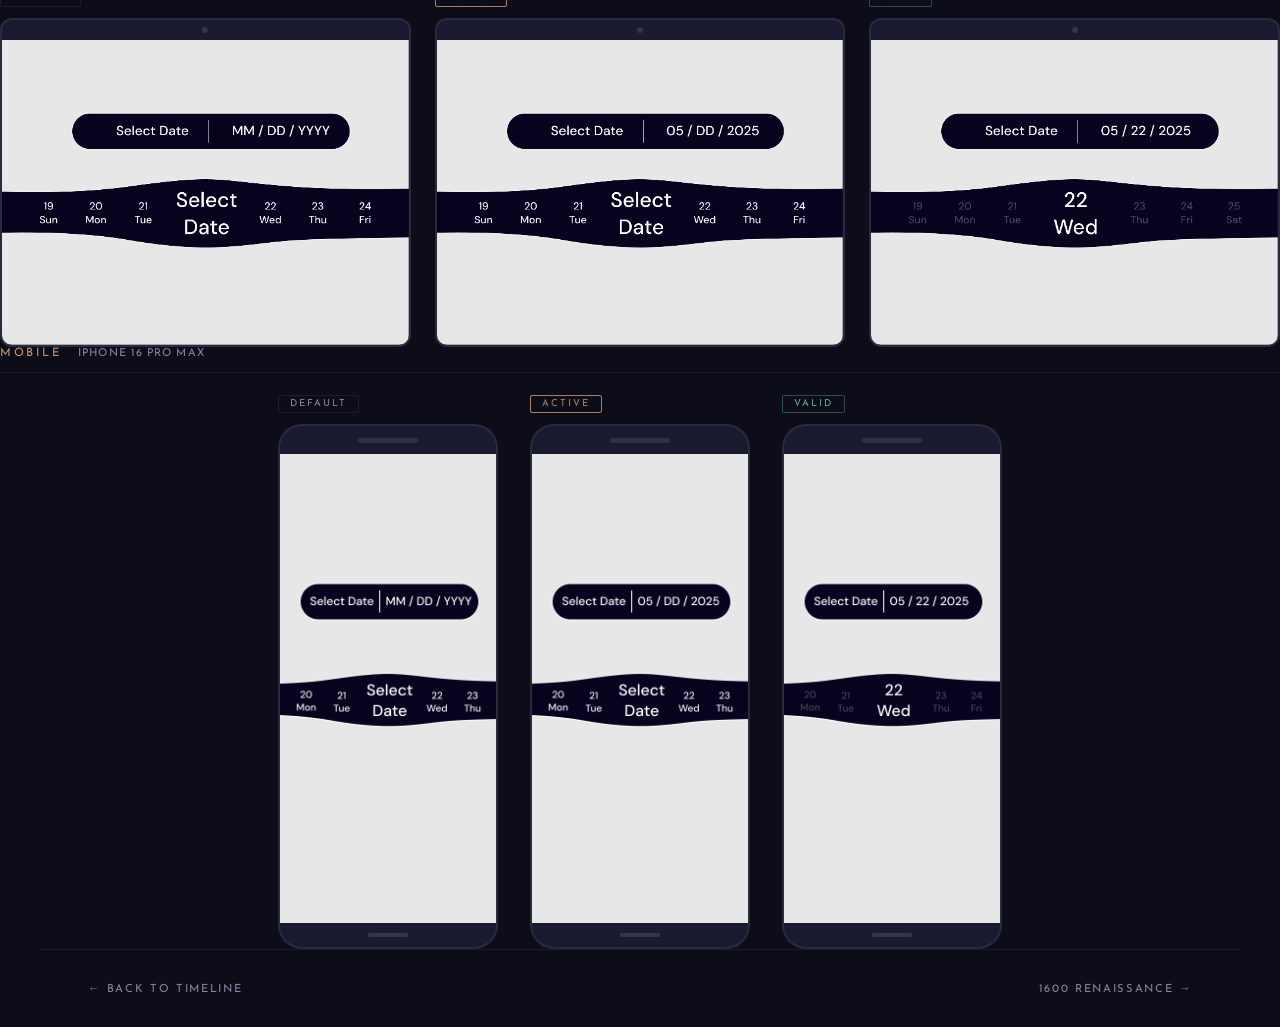
<file: secondpage/index.html>
<!DOCTYPE html>
<html lang="en">
<head>
  <meta charset="UTF-8">
  <meta name="viewport" content="width=device-width, initial-scale=1.0">
  <title>Medieval Era — Reimagining the Calendar</title>
  <link href="https://fonts.googleapis.com/css2?family=Cormorant+Garamond:ital,wght@0,300;0,400;0,600;1,300;1,400&family=Josefin+Sans:wght@200;300;400&display=swap" rel="stylesheet">
  <link rel="stylesheet" href="style.css">
  <style>
    :root {
      --accent: #c9966a;
      --glow: rgba(201,150,106,0.15);
    }
  </style>
</head>
<body>

  <canvas id="particle-canvas"></canvas>

  <!-- NAV -->
  <nav>
    <a class="nav-brand" href="index.html">Reimagining the Calendar</a>
    <a class="nav-back" href="../index.html">
      <svg viewBox="0 0 24 24" fill="none" stroke="currentColor" stroke-width="1.5">
        <path d="M19 12H5M5 12l7-7M5 12l7 7"/>
      </svg>
      All Eras
    </a>
  </nav>

 

  <!-- HERO -->
  <section class="hero">
    <div class="hero-glow"></div>
    <div class="year-badge">1600</div>
    <h1 class="era-title">Ribbon Picker</h1>
    <p class="era-sub"> Renaissance Era</p>
    <div class="era-divider"></div>
    <p class="era-desc">
The ribbon picker allows users to select a date by scrolling a horizontal band of values. As the ribbon moves, different dates pass through a fixed center point that acts as the selection indicator. The user stops scrolling when the desired date aligns in the center. This creates a smooth, flowing interaction that feels continuous and easy to control.    </p>
  </section>

  <!-- ══════════════════════════════════
       COMPONENT SHOWCASE
  ══════════════════════════════════════ -->
  <div class="showcase-wrap">

    <!-- ── DESKTOP ROW ── -->
    <div class="device-section">
      <div class="device-header">
        <span class="device-label">Desktop</span>
        <span class="device-size">MacBook Pro 16"</span>
      </div>
      <div class="states-row">

        <div class="state-card">
          <div class="state-tag">Default</div>
          <div class="mockup-frame desktop-frame">
            <div class="frame-bar">
              <span class="frame-dot"></span>
              <span class="frame-dot"></span>
              <span class="frame-dot"></span>
            </div>
            <div class="frame-content">
            <img src="MacBook Pro 16_ - 4.png" style="width:100%;display:block;">
            
            </div>
          </div>
        </div>

        <div class="state-card">
          <div class="state-tag state-tag--active">Active</div>
          <div class="mockup-frame desktop-frame">
            <div class="frame-bar">
              <span class="frame-dot"></span>
              <span class="frame-dot"></span>
              <span class="frame-dot"></span>
            </div>
            <div class="frame-content">
            <img src="MacBook Pro 16_ - 5.png" style="width:100%;display:block;">
           
            </div>
          </div>
        </div>

        <div class="state-card">
          <div class="state-tag state-tag--valid">Valid</div>
          <div class="mockup-frame desktop-frame">
            <div class="frame-bar">
              <span class="frame-dot"></span>
              <span class="frame-dot"></span>
              <span class="frame-dot"></span>
            </div>
            <div class="frame-content">
              <img src="MacBook Pro 16_ - 6.png" style="width:100%;display:block;">  
              
            </div>
          </div>
        </div>

      </div>
    </div>

    <!-- ── PROTOTYPE EMBED ── -->
    <div class="prototype-section">
      <div class="device-header">
        <video 
  src="Untitled design.mp4" 
  autoplay 
  loop 
  muted 
  playsinline
  style="width:100%; display:block; border-radius:10px;">
</video>
      </div>
      
      </div>
    </div>

    <!-- ── TABLET ROW ── -->
    <div class="device-section">
      <div class="device-header">
        <span class="device-label">Tablet</span>
        <span class="device-size">iPad Pro 12.9"</span>
      </div>
      <div class="states-row">

        <div class="state-card">
          <div class="state-tag">Default</div>
          <div class="mockup-frame tablet-frame">
            <div class="tablet-camera"></div>
            <div class="frame-content">
             <img src="iPad Pro 12.9_ - 4.png" style="width:100%;display:block;">   
              
            </div>
          </div>
        </div>

        <div class="state-card">
          <div class="state-tag state-tag--active">Active</div>
          <div class="mockup-frame tablet-frame">
            <div class="tablet-camera"></div>
            <div class="frame-content">
            <img src="iPad Pro 12.9_ - 5.png" style="width:100%;display:block;">   
            
            </div>
          </div>
        </div>

        <div class="state-card">
          <div class="state-tag state-tag--valid">Valid</div>
          <div class="mockup-frame tablet-frame">
            <div class="tablet-camera"></div>
            <div class="frame-content">
            <img src="iPad Pro 12.9_ - 6.png" style="width:100%;display:block;">   
            
            </div>
          </div>
        </div>

      </div>
    </div>

    <!-- ── MOBILE ROW ── -->
    <div class="device-section">
      <div class="device-header">
        <span class="device-label">Mobile</span>
        <span class="device-size">iPhone 16 Pro Max</span>
      </div>
      <div class="states-row states-row--mobile">

        <div class="state-card">
          <div class="state-tag">Default</div>
          <div class="mockup-frame mobile-frame">
            <div class="mobile-notch"></div>
            <div class="frame-content">
            <img src="iPhone 16 & 17 Pro Max - 6.png" style="width:100%;display:block;">   
            
            </div>
            <div class="mobile-bar"></div>
          </div>
        </div>

        <div class="state-card">
          <div class="state-tag state-tag--active">Active</div>
          <div class="mockup-frame mobile-frame">
            <div class="mobile-notch"></div>
            <div class="frame-content">
         <img src="iPhone 16 & 17 Pro Max - 7.png" style="width:100%;display:block;">   
              
            </div>
            <div class="mobile-bar"></div>
          </div>
        </div>

        <div class="state-card">
          <div class="state-tag state-tag--valid">Valid</div>
          <div class="mockup-frame mobile-frame">
            <div class="mobile-notch"></div>
            <div class="frame-content">
           <img src="iPhone 16 & 17 Pro Max - 8.png" style="width:100%;display:block;">   
              
            </div>
            <div class="mobile-bar"></div>
          </div>
        </div>

      </div>
    </div>

  </div><!-- /showcase-wrap -->

  <!-- PREV / NEXT -->
  <div class="era-nav">
    <a href="index.html">← Back to Timeline</a>
    <a href="era-1600.html">1600 Renaissance →</a>
  </div>

  <!-- PARTICLES -->
  <script>
    const canvas = document.getElementById('particle-canvas');
    const ctx = canvas.getContext('2d');
    let W, H, particles;

    function resize() {
      W = canvas.width  = window.innerWidth;
      H = canvas.height = window.innerHeight;
    }

    function createParticles(n) {
      return Array.from({ length: n }, () => ({
        x:       Math.random() * W,
        y:       Math.random() * H,
        r:       Math.random() * 1.2 + 0.3,
        alpha:   Math.random() * 0.4 + 0.15,
        speed:   Math.random() * 0.1 + 0.02,
        angle:   Math.random() * Math.PI * 2,
        twinkle: Math.random() * 0.007 + 0.002,
        tDir:    Math.random() > 0.5 ? 1 : -1,
      }));
    }

    function tick() {
      ctx.clearRect(0, 0, W, H);
      for (const p of particles) {
        p.x += Math.cos(p.angle) * p.speed;
        p.y += Math.sin(p.angle) * p.speed;
        if (p.x < 0) p.x = W;
        if (p.x > W) p.x = 0;
        if (p.y < 0) p.y = H;
        if (p.y > H) p.y = 0;
        p.alpha += p.twinkle * p.tDir;
        if (p.alpha > 0.6 || p.alpha < 0.05) p.tDir *= -1;
        ctx.beginPath();
        ctx.arc(p.x, p.y, p.r, 0, Math.PI * 2);
        ctx.fillStyle = `rgba(255,252,240,${p.alpha})`;
        ctx.fill();
      }
      requestAnimationFrame(tick);
    }

    resize();
    particles = createParticles(100);
    tick();
    window.addEventListener('resize', () => {
      resize();
      particles = createParticles(100);
    });
  </script>

</body>
</html>
</file>
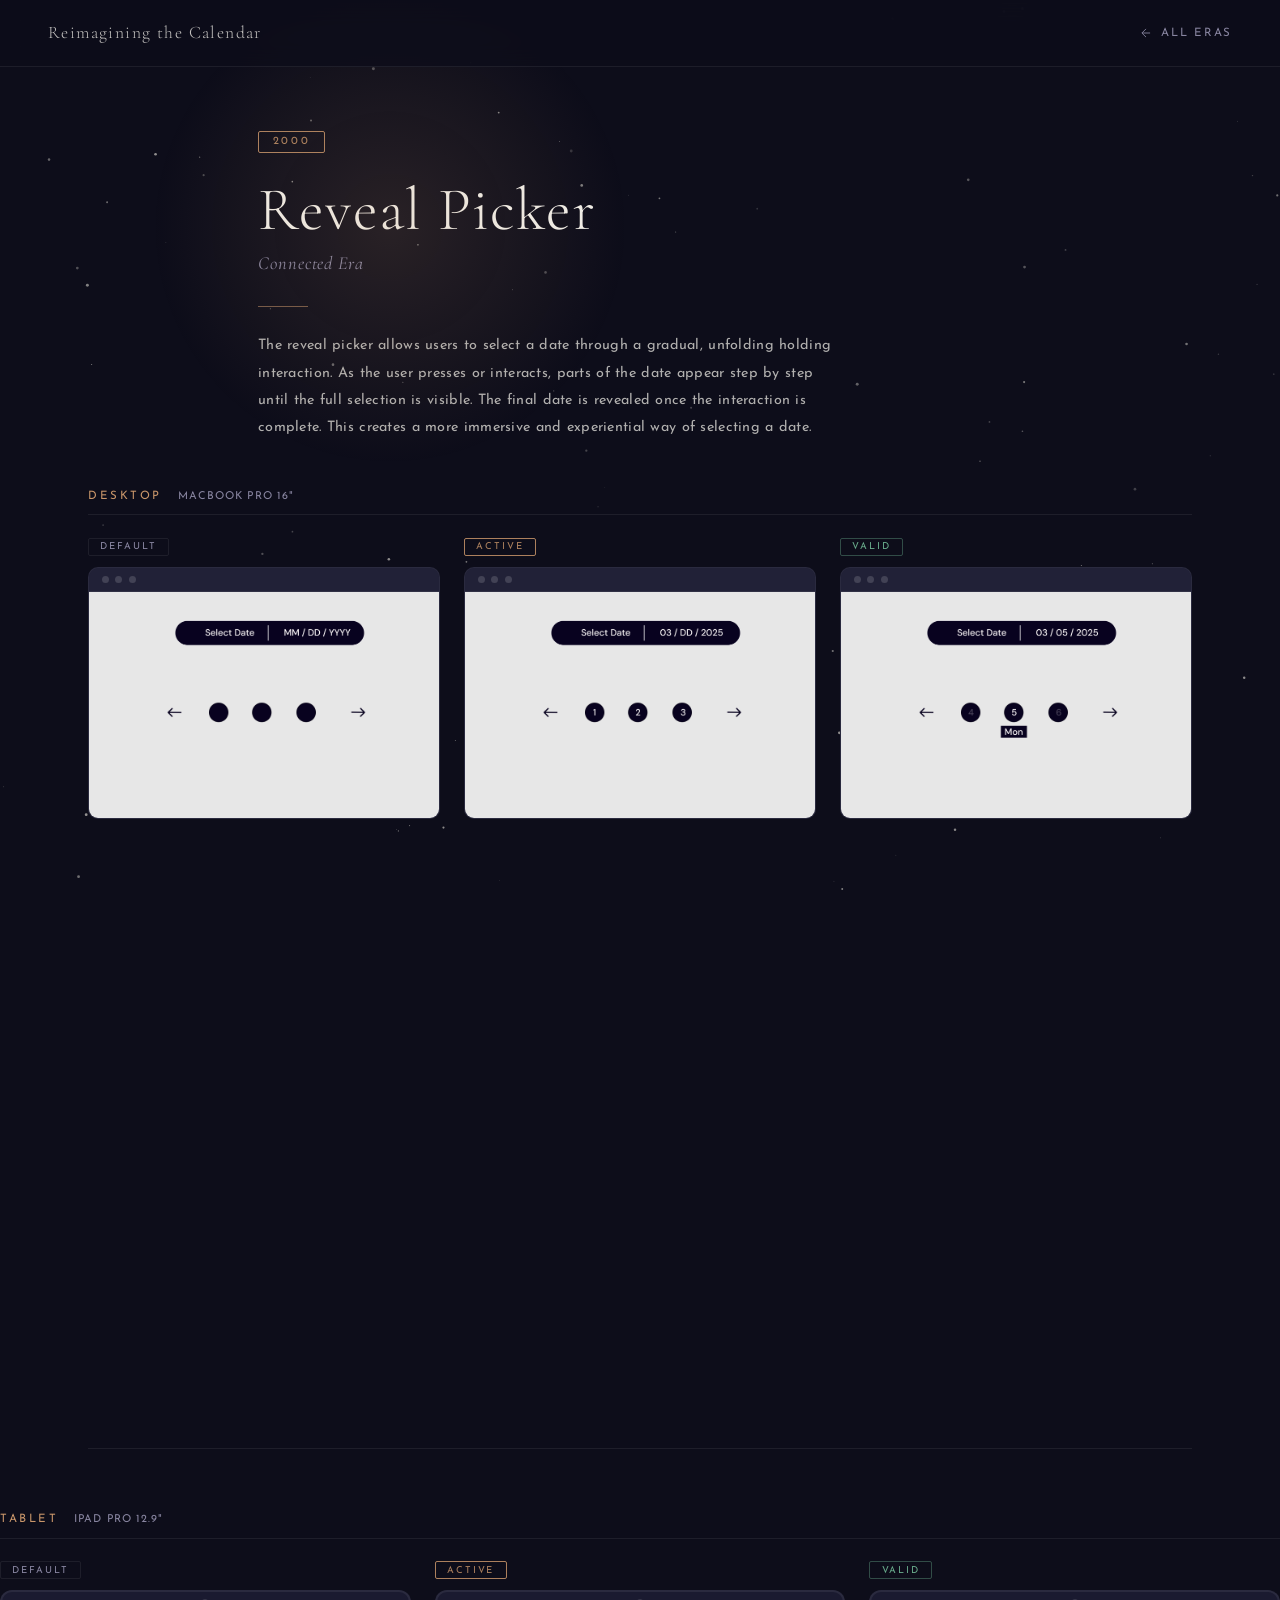
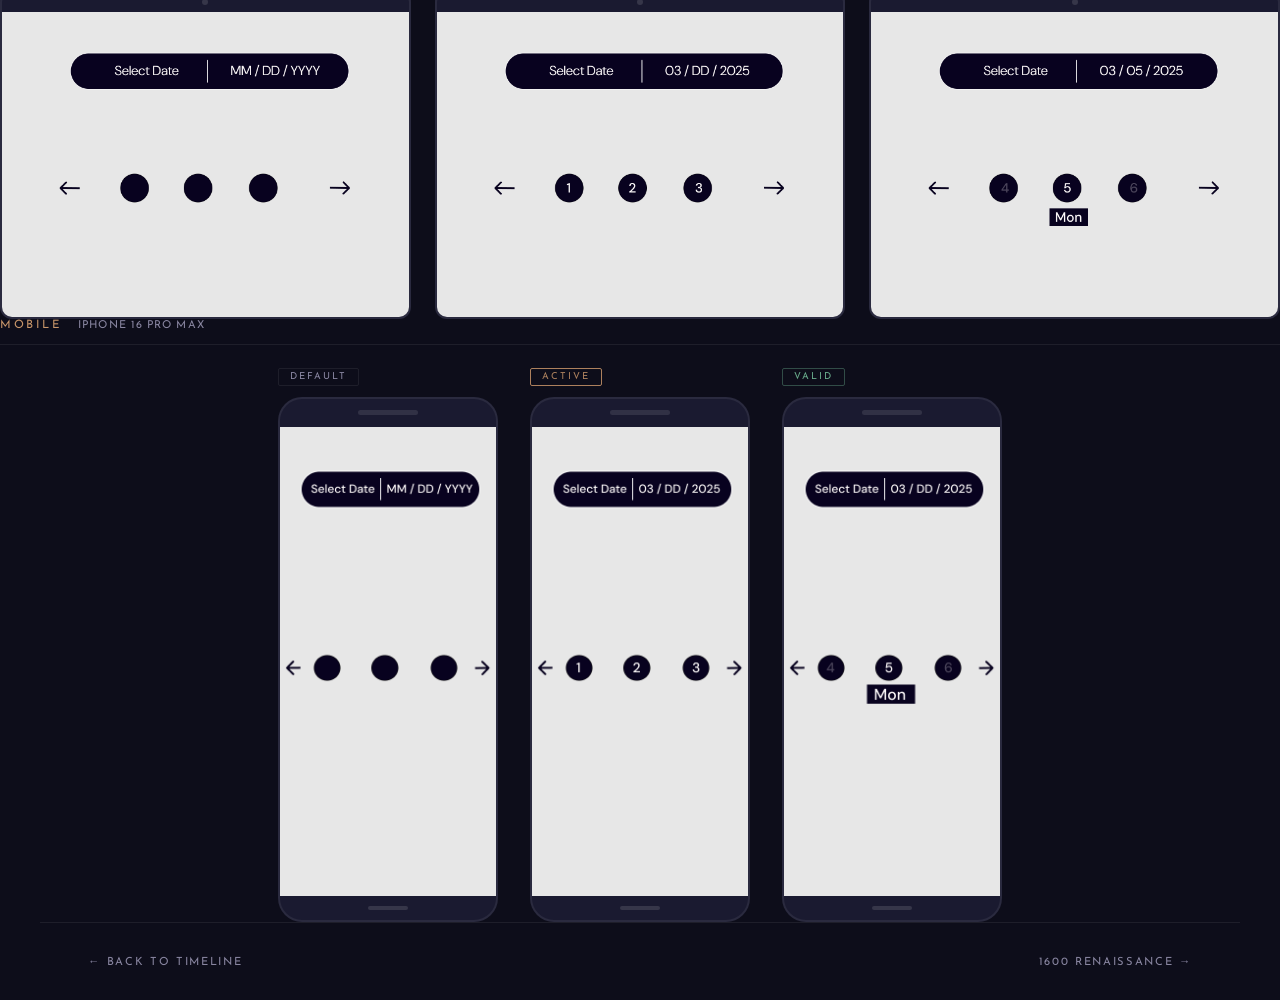
<file: seventh/index.html>
<!DOCTYPE html>
<html lang="en">
<head>
  <meta charset="UTF-8">
  <meta name="viewport" content="width=device-width, initial-scale=1.0">
  <title>Medieval Era — Reimagining the Calendar</title>
  <link href="https://fonts.googleapis.com/css2?family=Cormorant+Garamond:ital,wght@0,300;0,400;0,600;1,300;1,400&family=Josefin+Sans:wght@200;300;400&display=swap" rel="stylesheet">
  <link rel="stylesheet" href="style.css">
  <style>
    :root {
      --accent: #c9966a;
      --glow: rgba(201,150,106,0.15);
    }
  </style>
</head>
<body>

  <canvas id="particle-canvas"></canvas>

  <!-- NAV -->
  <nav>
    <a class="nav-brand" href="index.html">Reimagining the Calendar</a>
    <a class="nav-back" href="../index.html">
      <svg viewBox="0 0 24 24" fill="none" stroke="currentColor" stroke-width="1.5">
        <path d="M19 12H5M5 12l7-7M5 12l7 7"/>
      </svg>
      All Eras
    </a>
  </nav>

  

  <!-- HERO -->
  <section class="hero">
    <div class="hero-glow"></div>
    <div class="year-badge">2000</div>
    <h1 class="era-title">Reveal Picker</h1>
    <p class="era-sub"> Connected Era</p>
    <div class="era-divider"></div>
    <p class="era-desc">
The reveal picker allows users to select a date through a gradual, unfolding holding interaction. As the user presses or interacts, parts of the date appear step by step until the full selection is visible. The final date is revealed once the interaction is complete. This creates a more immersive and experiential way of selecting a date.
</p>
</section>
<!-- ══════════════════════════════════
       COMPONENT SHOWCASE
  ══════════════════════════════════════ -->
  <div class="showcase-wrap">

    <!-- ── DESKTOP ROW ── -->
    <div class="device-section">
      <div class="device-header">
        <span class="device-label">Desktop</span>
        <span class="device-size">MacBook Pro 16"</span>
      </div>
      <div class="states-row">

        <div class="state-card">
          <div class="state-tag">Default</div>
          <div class="mockup-frame desktop-frame">
            <div class="frame-bar">
              <span class="frame-dot"></span>
              <span class="frame-dot"></span>
              <span class="frame-dot"></span>
            </div>
            <div class="frame-content">
            <img src="MacBook Pro 16_ - 19.png" style="width:100%;display:block;">
            
            </div>
          </div>
        </div>

        <div class="state-card">
          <div class="state-tag state-tag--active">Active</div>
          <div class="mockup-frame desktop-frame">
            <div class="frame-bar">
              <span class="frame-dot"></span>
              <span class="frame-dot"></span>
              <span class="frame-dot"></span>
            </div>
            <div class="frame-content">
            <img src="MacBook Pro 16_ - 21.png" style="width:100%;display:block;">
           
            </div>
          </div>
        </div>

        <div class="state-card">
          <div class="state-tag state-tag--valid">Valid</div>
          <div class="mockup-frame desktop-frame">
            <div class="frame-bar">
              <span class="frame-dot"></span>
              <span class="frame-dot"></span>
              <span class="frame-dot"></span>
            </div>
            <div class="frame-content">
              <img src="MacBook Pro 16_ - 22.png" style="width:100%;display:block;">  
              
            </div>
          </div>
        </div>

      </div>
    </div>

    <!-- ── PROTOTYPE EMBED ── -->
    <div class="prototype-section">
      <div class="device-header">
        <video 
  src="Untitled design.mp4" 
  autoplay 
  loop 
  muted 
  playsinline
  style="width:100%; display:block; border-radius:10px;">
</video>
      </div>
      
      </div>
    </div>

    <!-- ── TABLET ROW ── -->
    <div class="device-section">
      <div class="device-header">
        <span class="device-label">Tablet</span>
        <span class="device-size">iPad Pro 12.9"</span>
      </div>
      <div class="states-row">

        <div class="state-card">
          <div class="state-tag">Default</div>
          <div class="mockup-frame tablet-frame">
            <div class="tablet-camera"></div>
            <div class="frame-content">
             <img src="iPad Pro 12.9_ - 19.png" style="width:100%;display:block;">   
              
            </div>
          </div>
        </div>

        <div class="state-card">
          <div class="state-tag state-tag--active">Active</div>
          <div class="mockup-frame tablet-frame">
            <div class="tablet-camera"></div>
            <div class="frame-content">
            <img src="iPad Pro 12.9_ - 21.png" style="width:100%;display:block;">   
            
            </div>
          </div>
        </div>

        <div class="state-card">
          <div class="state-tag state-tag--valid">Valid</div>
          <div class="mockup-frame tablet-frame">
            <div class="tablet-camera"></div>
            <div class="frame-content">
            <img src="iPad Pro 12.9_ - 22.png" style="width:100%;display:block;">   
            
            </div>
          </div>
        </div>

      </div>
    </div>

    <!-- ── MOBILE ROW ── -->
    <div class="device-section">
      <div class="device-header">
        <span class="device-label">Mobile</span>
        <span class="device-size">iPhone 16 Pro Max</span>
      </div>
      <div class="states-row states-row--mobile">

        <div class="state-card">
          <div class="state-tag">Default</div>
          <div class="mockup-frame mobile-frame">
            <div class="mobile-notch"></div>
            <div class="frame-content">
            <img src="iPhone 16 & 17 Pro Max - 21.png" style="width:100%;display:block;">   
            
            </div>
            <div class="mobile-bar"></div>
          </div>
        </div>

        <div class="state-card">
          <div class="state-tag state-tag--active">Active</div>
          <div class="mockup-frame mobile-frame">
            <div class="mobile-notch"></div>
            <div class="frame-content">
         <img src="iPhone 16 & 17 Pro Max - 23.png" style="width:100%;display:block;">   
              
            </div>
            <div class="mobile-bar"></div>
          </div>
        </div>

        <div class="state-card">
          <div class="state-tag state-tag--valid">Valid</div>
          <div class="mockup-frame mobile-frame">
            <div class="mobile-notch"></div>
            <div class="frame-content">
           <img src="iPhone 16 & 17 Pro Max - 24.png" style="width:100%;display:block;">   
              
            </div>
            <div class="mobile-bar"></div>
          </div>
        </div>

      </div>
    </div>

  </div><!-- /showcase-wrap -->

  <!-- PREV / NEXT -->
  <div class="era-nav">
    <a href="index.html">← Back to Timeline</a>
    <a href="era-1600.html">1600 Renaissance →</a>
  </div>

  <!-- PARTICLES -->
  <script>
    const canvas = document.getElementById('particle-canvas');
    const ctx = canvas.getContext('2d');
    let W, H, particles;

    function resize() {
      W = canvas.width  = window.innerWidth;
      H = canvas.height = window.innerHeight;
    }

    function createParticles(n) {
      return Array.from({ length: n }, () => ({
        x:       Math.random() * W,
        y:       Math.random() * H,
        r:       Math.random() * 1.2 + 0.3,
        alpha:   Math.random() * 0.4 + 0.15,
        speed:   Math.random() * 0.1 + 0.02,
        angle:   Math.random() * Math.PI * 2,
        twinkle: Math.random() * 0.007 + 0.002,
        tDir:    Math.random() > 0.5 ? 1 : -1,
      }));
    }

    function tick() {
      ctx.clearRect(0, 0, W, H);
      for (const p of particles) {
        p.x += Math.cos(p.angle) * p.speed;
        p.y += Math.sin(p.angle) * p.speed;
        if (p.x < 0) p.x = W;
        if (p.x > W) p.x = 0;
        if (p.y < 0) p.y = H;
        if (p.y > H) p.y = 0;
        p.alpha += p.twinkle * p.tDir;
        if (p.alpha > 0.6 || p.alpha < 0.05) p.tDir *= -1;
        ctx.beginPath();
        ctx.arc(p.x, p.y, p.r, 0, Math.PI * 2);
        ctx.fillStyle = `rgba(255,252,240,${p.alpha})`;
        ctx.fill();
      }
      requestAnimationFrame(tick);
    }

    resize();
    particles = createParticles(100);
    tick();
    window.addEventListener('resize', () => {
      resize();
      particles = createParticles(100);
    });
  </script>

</body>
</html>
</file>
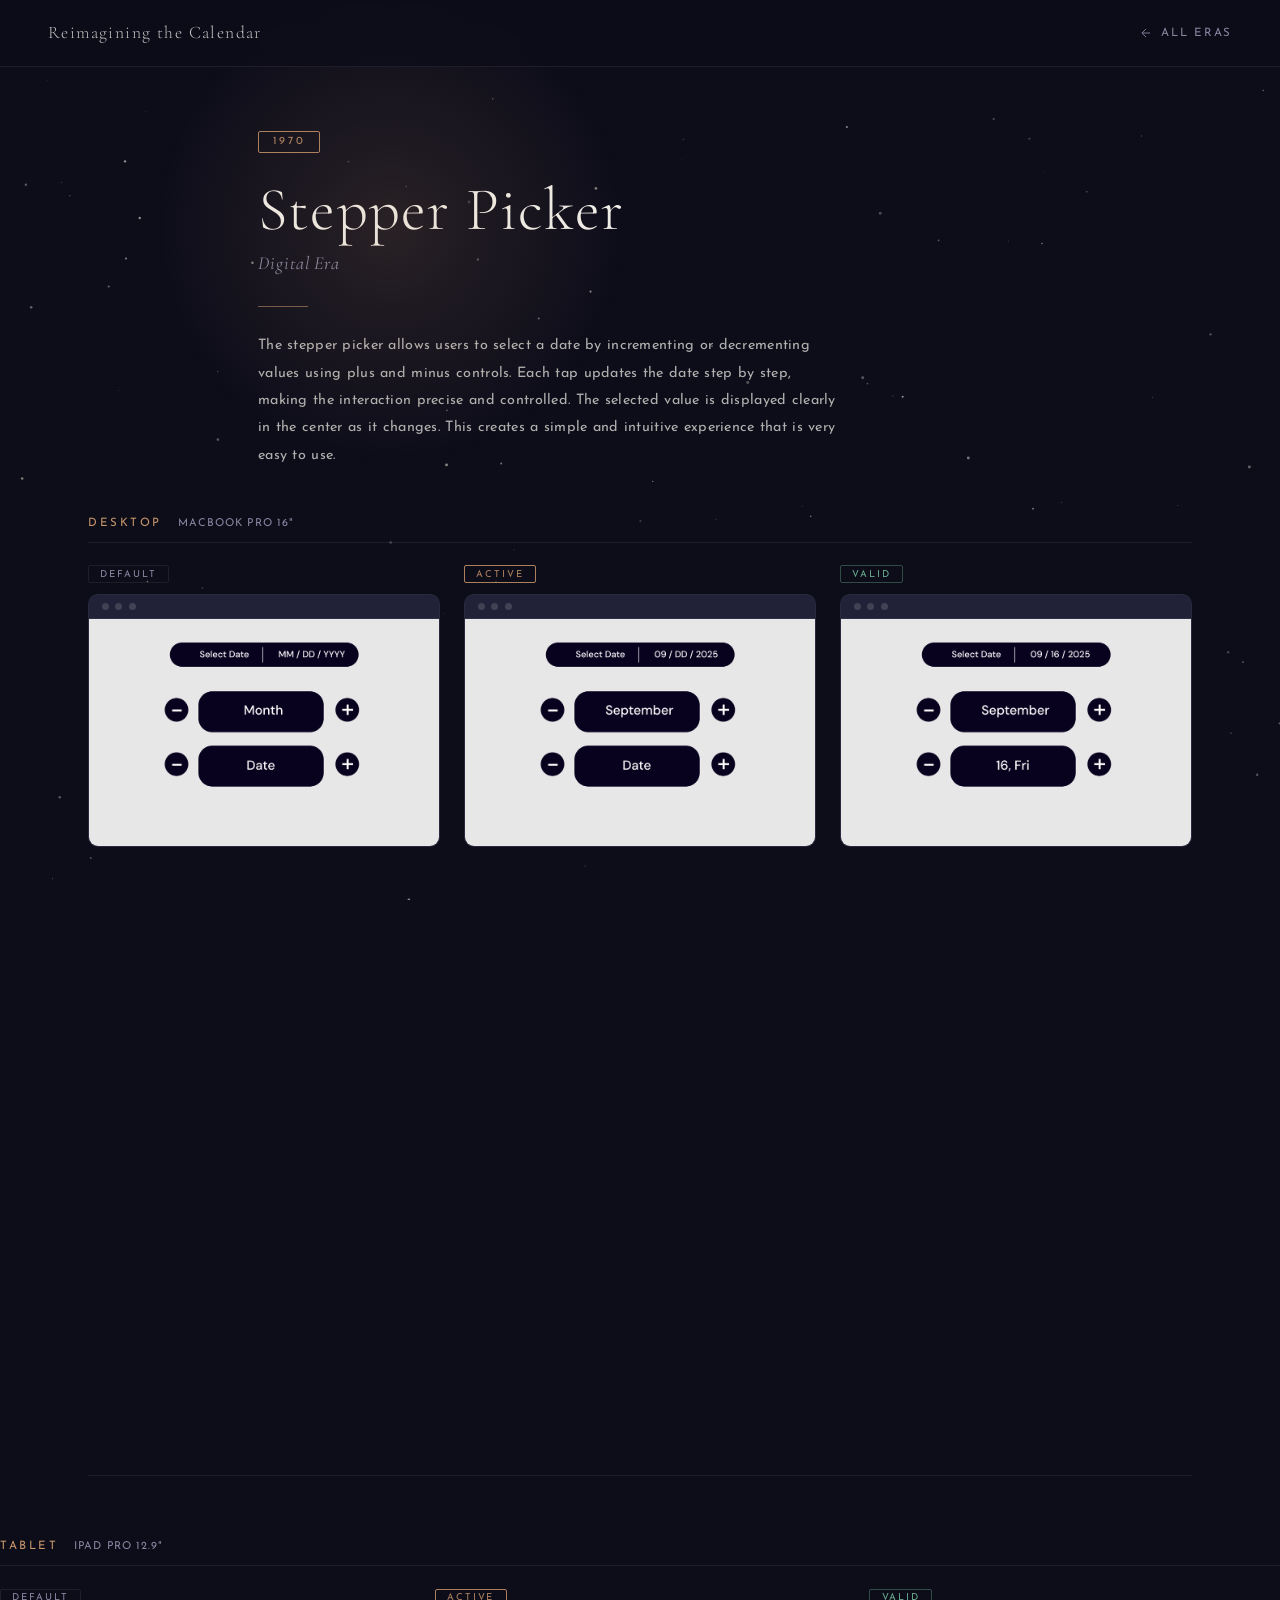
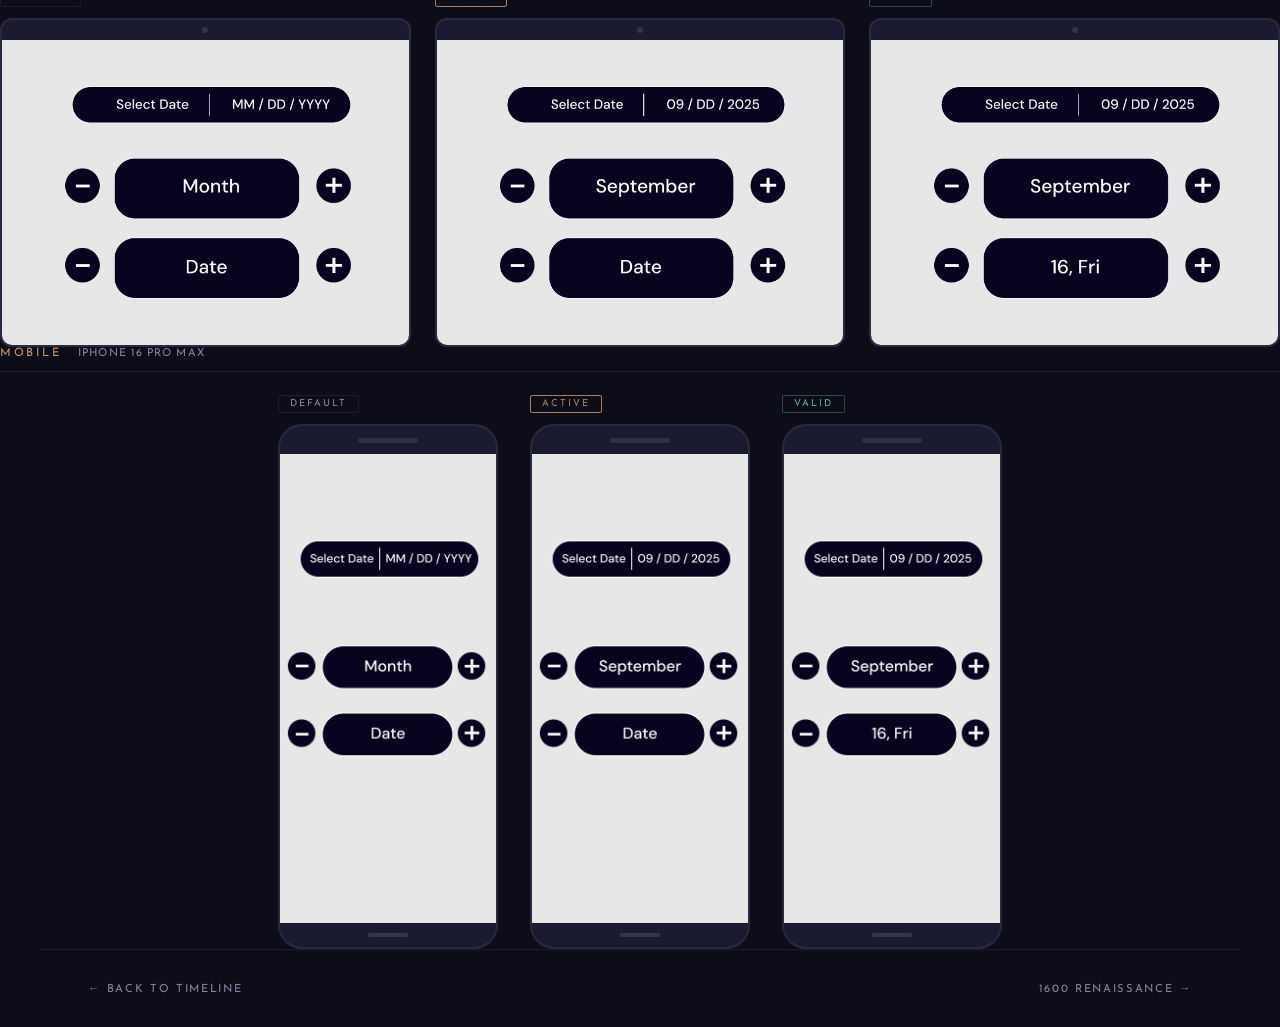
<file: sixth/index.html>
<!DOCTYPE html>
<html lang="en">
<head>
  <meta charset="UTF-8">
  <meta name="viewport" content="width=device-width, initial-scale=1.0">
  <title>Medieval Era — Reimagining the Calendar</title>
  <link href="https://fonts.googleapis.com/css2?family=Cormorant+Garamond:ital,wght@0,300;0,400;0,600;1,300;1,400&family=Josefin+Sans:wght@200;300;400&display=swap" rel="stylesheet">
  <link rel="stylesheet" href="style.css">
  <style>
    :root {
      --accent: #c9966a;
      --glow: rgba(201,150,106,0.15);
    }
  </style>
</head>
<body>

  <canvas id="particle-canvas"></canvas>

  <!-- NAV -->
  <nav>
    <a class="nav-brand" href="index.html">Reimagining the Calendar</a>
    <a class="nav-back" href="../index.html">
      <svg viewBox="0 0 24 24" fill="none" stroke="currentColor" stroke-width="1.5">
        <path d="M19 12H5M5 12l7-7M5 12l7 7"/>
      </svg>
      All Eras
    </a>
  </nav>

 

  <!-- HERO -->
  <section class="hero">
    <div class="hero-glow"></div>
    <div class="year-badge">1970</div>
    <h1 class="era-title">Stepper Picker</h1>
    <p class="era-sub"> Digital Era</p>
    <div class="era-divider"></div>
    <p class="era-desc">
The stepper picker allows users to select a date by incrementing or decrementing values using plus and minus controls. Each tap updates the date step by step, making the interaction precise and controlled. The selected value is displayed clearly in the center as it changes. This creates a simple and intuitive experience that is very easy to use.  </section>

  <!-- ══════════════════════════════════
       COMPONENT SHOWCASE
  ══════════════════════════════════════ -->
  <div class="showcase-wrap">

    <!-- ── DESKTOP ROW ── -->
    <div class="device-section">
      <div class="device-header">
        <span class="device-label">Desktop</span>
        <span class="device-size">MacBook Pro 16"</span>
      </div>
      <div class="states-row">

        <div class="state-card">
          <div class="state-tag">Default</div>
          <div class="mockup-frame desktop-frame">
            <div class="frame-bar">
              <span class="frame-dot"></span>
              <span class="frame-dot"></span>
              <span class="frame-dot"></span>
            </div>
            <div class="frame-content">
            <img src="MacBook Pro 16_ - 16.png" style="width:100%;display:block;">
            
            </div>
          </div>
        </div>

        <div class="state-card">
          <div class="state-tag state-tag--active">Active</div>
          <div class="mockup-frame desktop-frame">
            <div class="frame-bar">
              <span class="frame-dot"></span>
              <span class="frame-dot"></span>
              <span class="frame-dot"></span>
            </div>
            <div class="frame-content">
            <img src="MacBook Pro 16_ - 17.png" style="width:100%;display:block;">
           
            </div>
          </div>
        </div>

        <div class="state-card">
          <div class="state-tag state-tag--valid">Valid</div>
          <div class="mockup-frame desktop-frame">
            <div class="frame-bar">
              <span class="frame-dot"></span>
              <span class="frame-dot"></span>
              <span class="frame-dot"></span>
            </div>
            <div class="frame-content">
              <img src="MacBook Pro 16_ - 18.png" style="width:100%;display:block;">  
              
            </div>
          </div>
        </div>

      </div>
    </div>

    <!-- ── PROTOTYPE EMBED ── -->
    <div class="prototype-section">
      <div class="device-header">
        <video 
  src="Untitled design.mp4" 
  autoplay 
  loop 
  muted 
  playsinline
  style="width:100%; display:block; border-radius:10px;">
</video>
      </div>
      
      </div>
    </div>

    <!-- ── TABLET ROW ── -->
    <div class="device-section">
      <div class="device-header">
        <span class="device-label">Tablet</span>
        <span class="device-size">iPad Pro 12.9"</span>
      </div>
      <div class="states-row">

        <div class="state-card">
          <div class="state-tag">Default</div>
          <div class="mockup-frame tablet-frame">
            <div class="tablet-camera"></div>
            <div class="frame-content">
             <img src="iPad Pro 12.9_ - 16.png" style="width:100%;display:block;">   
              
            </div>
          </div>
        </div>

        <div class="state-card">
          <div class="state-tag state-tag--active">Active</div>
          <div class="mockup-frame tablet-frame">
            <div class="tablet-camera"></div>
            <div class="frame-content">
            <img src="iPad Pro 12.9_ - 17.png" style="width:100%;display:block;">   
            
            </div>
          </div>
        </div>

        <div class="state-card">
          <div class="state-tag state-tag--valid">Valid</div>
          <div class="mockup-frame tablet-frame">
            <div class="tablet-camera"></div>
            <div class="frame-content">
            <img src="iPad Pro 12.9_ - 18.png" style="width:100%;display:block;">   
            
            </div>
          </div>
        </div>

      </div>
    </div>

    <!-- ── MOBILE ROW ── -->
    <div class="device-section">
      <div class="device-header">
        <span class="device-label">Mobile</span>
        <span class="device-size">iPhone 16 Pro Max</span>
      </div>
      <div class="states-row states-row--mobile">

        <div class="state-card">
          <div class="state-tag">Default</div>
          <div class="mockup-frame mobile-frame">
            <div class="mobile-notch"></div>
            <div class="frame-content">
            <img src="iPhone 16 & 17 Pro Max - 18.png" style="width:100%;display:block;">   
            
            </div>
            <div class="mobile-bar"></div>
          </div>
        </div>

        <div class="state-card">
          <div class="state-tag state-tag--active">Active</div>
          <div class="mockup-frame mobile-frame">
            <div class="mobile-notch"></div>
            <div class="frame-content">
         <img src="iPhone 16 & 17 Pro Max - 19.png" style="width:100%;display:block;">   
              
            </div>
            <div class="mobile-bar"></div>
          </div>
        </div>

        <div class="state-card">
          <div class="state-tag state-tag--valid">Valid</div>
          <div class="mockup-frame mobile-frame">
            <div class="mobile-notch"></div>
            <div class="frame-content">
           <img src="iPhone 16 & 17 Pro Max - 20.png" style="width:100%;display:block;">   
              
            </div>
            <div class="mobile-bar"></div>
          </div>
        </div>

      </div>
    </div>

  </div><!-- /showcase-wrap -->

  <!-- PREV / NEXT -->
  <div class="era-nav">
    <a href="index.html">← Back to Timeline</a>
    <a href="era-1600.html">1600 Renaissance →</a>
  </div>

  <!-- PARTICLES -->
  <script>
    const canvas = document.getElementById('particle-canvas');
    const ctx = canvas.getContext('2d');
    let W, H, particles;

    function resize() {
      W = canvas.width  = window.innerWidth;
      H = canvas.height = window.innerHeight;
    }

    function createParticles(n) {
      return Array.from({ length: n }, () => ({
        x:       Math.random() * W,
        y:       Math.random() * H,
        r:       Math.random() * 1.2 + 0.3,
        alpha:   Math.random() * 0.4 + 0.15,
        speed:   Math.random() * 0.1 + 0.02,
        angle:   Math.random() * Math.PI * 2,
        twinkle: Math.random() * 0.007 + 0.002,
        tDir:    Math.random() > 0.5 ? 1 : -1,
      }));
    }

    function tick() {
      ctx.clearRect(0, 0, W, H);
      for (const p of particles) {
        p.x += Math.cos(p.angle) * p.speed;
        p.y += Math.sin(p.angle) * p.speed;
        if (p.x < 0) p.x = W;
        if (p.x > W) p.x = 0;
        if (p.y < 0) p.y = H;
        if (p.y > H) p.y = 0;
        p.alpha += p.twinkle * p.tDir;
        if (p.alpha > 0.6 || p.alpha < 0.05) p.tDir *= -1;
        ctx.beginPath();
        ctx.arc(p.x, p.y, p.r, 0, Math.PI * 2);
        ctx.fillStyle = `rgba(255,252,240,${p.alpha})`;
        ctx.fill();
      }
      requestAnimationFrame(tick);
    }

    resize();
    particles = createParticles(100);
    tick();
    window.addEventListener('resize', () => {
      resize();
      particles = createParticles(100);
    });
  </script>

</body>
</html>
</file>
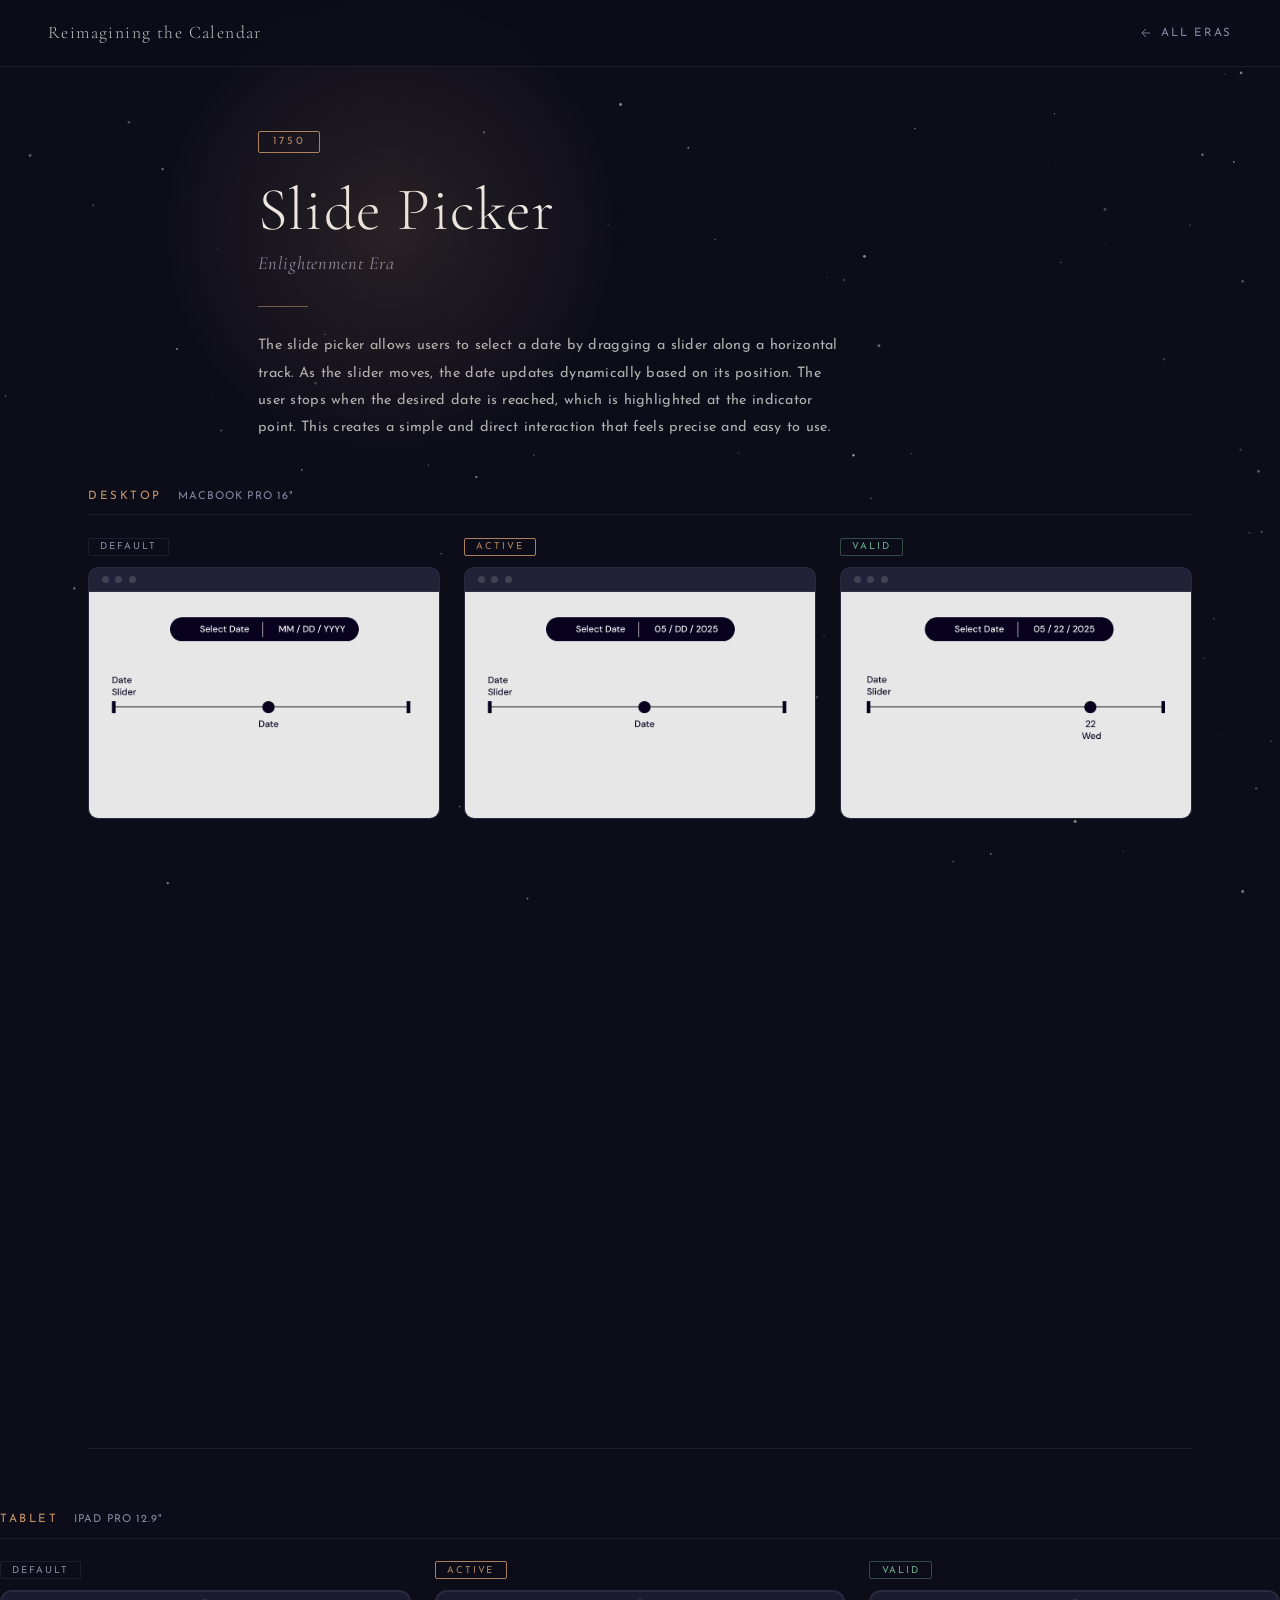
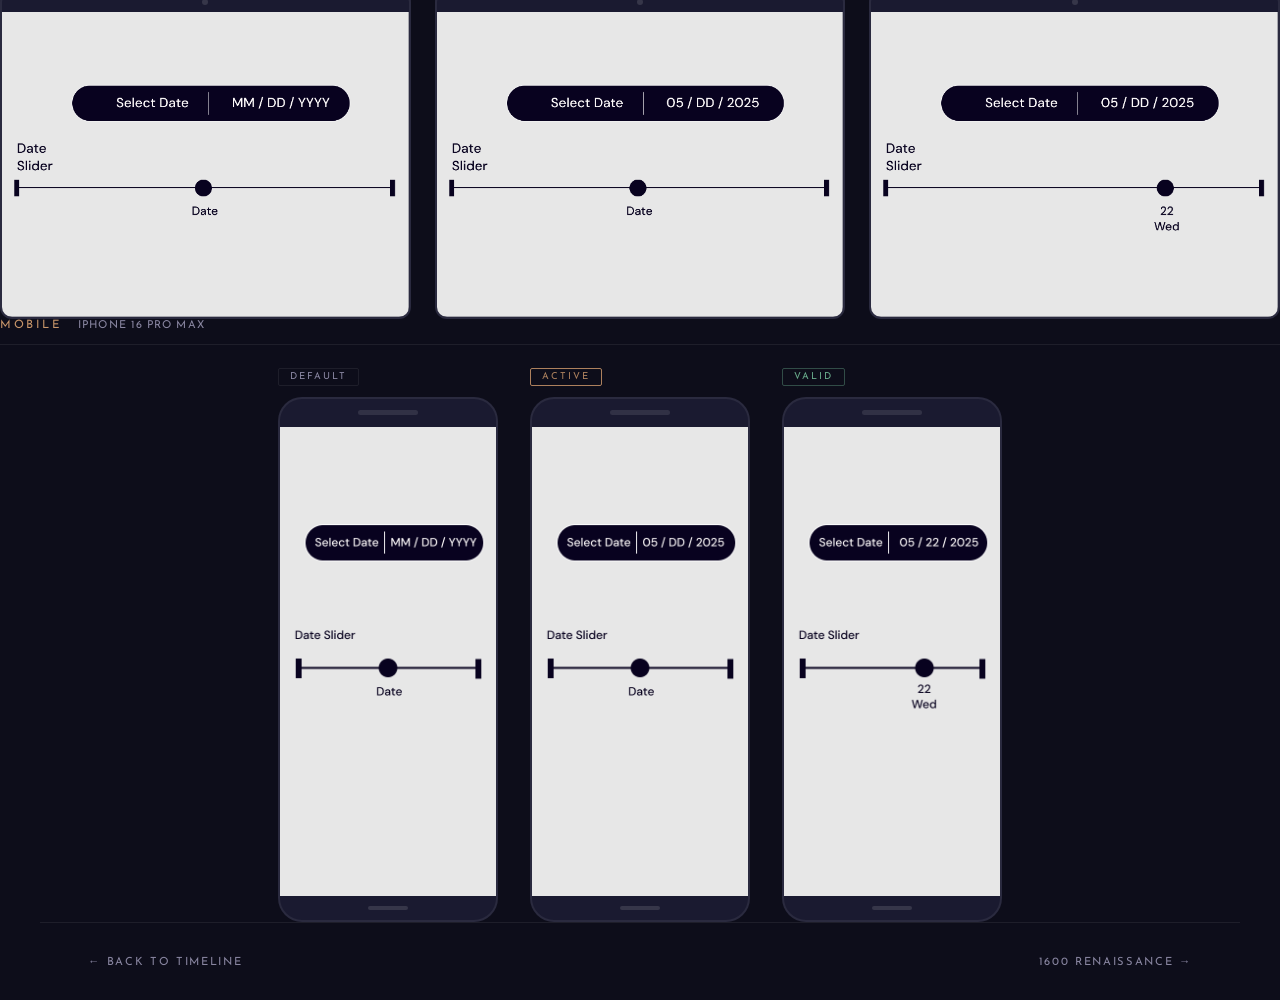
<file: Thirdpage/index.html>
<!DOCTYPE html>
<html lang="en">
<head>
  <meta charset="UTF-8">
  <meta name="viewport" content="width=device-width, initial-scale=1.0">
  <title>Medieval Era — Reimagining the Calendar</title>
  <link href="https://fonts.googleapis.com/css2?family=Cormorant+Garamond:ital,wght@0,300;0,400;0,600;1,300;1,400&family=Josefin+Sans:wght@200;300;400&display=swap" rel="stylesheet">
  <link rel="stylesheet" href="style.css">
  <style>
    :root {
      --accent: #c9966a;
      --glow: rgba(201,150,106,0.15);
    }
  </style>
</head>
<body>

  <canvas id="particle-canvas"></canvas>

  <!-- NAV -->
  <nav>
    <a class="nav-brand" href="index.html">Reimagining the Calendar</a>
    <a class="nav-back" href="../index.html">
      <svg viewBox="0 0 24 24" fill="none" stroke="currentColor" stroke-width="1.5">
        <path d="M19 12H5M5 12l7-7M5 12l7 7"/>
      </svg>
      All Eras
    </a>
  </nav>

  

  <!-- HERO -->
  <section class="hero">
    <div class="hero-glow"></div>
    <div class="year-badge">1750</div>
    <h1 class="era-title">Slide Picker</h1>
    <p class="era-sub"> Enlightenment Era</p>
    <div class="era-divider"></div>
    <p class="era-desc">
The slide picker allows users to select a date by dragging a slider along a horizontal track. As the slider moves, the date updates dynamically based on its position. The user stops when the desired date is reached, which is highlighted at the indicator point. This creates a simple and direct interaction that feels precise and easy to use.  </section>

  <!-- ══════════════════════════════════
       COMPONENT SHOWCASE
  ══════════════════════════════════════ -->
  <div class="showcase-wrap">

    <!-- ── DESKTOP ROW ── -->
    <div class="device-section">
      <div class="device-header">
        <span class="device-label">Desktop</span>
        <span class="device-size">MacBook Pro 16"</span>
      </div>
      <div class="states-row">

        <div class="state-card">
          <div class="state-tag">Default</div>
          <div class="mockup-frame desktop-frame">
            <div class="frame-bar">
              <span class="frame-dot"></span>
              <span class="frame-dot"></span>
              <span class="frame-dot"></span>
            </div>
            <div class="frame-content">
            <img src="MacBook Pro 16_ - 7.png" style="width:100%;display:block;">
            
            </div>
          </div>
        </div>

        <div class="state-card">
          <div class="state-tag state-tag--active">Active</div>
          <div class="mockup-frame desktop-frame">
            <div class="frame-bar">
              <span class="frame-dot"></span>
              <span class="frame-dot"></span>
              <span class="frame-dot"></span>
            </div>
            <div class="frame-content">
            <img src="MacBook Pro 16_ - 8.png" style="width:100%;display:block;">
           
            </div>
          </div>
        </div>

        <div class="state-card">
          <div class="state-tag state-tag--valid">Valid</div>
          <div class="mockup-frame desktop-frame">
            <div class="frame-bar">
              <span class="frame-dot"></span>
              <span class="frame-dot"></span>
              <span class="frame-dot"></span>
            </div>
            <div class="frame-content">
              <img src="MacBook Pro 16_ - 9.png" style="width:100%;display:block;">  
              
            </div>
          </div>
        </div>

      </div>
    </div>

    <!-- ── PROTOTYPE EMBED ── -->
    <div class="prototype-section">
      <div class="device-header">
        <video 
  src="Untitled design.mp4" 
  autoplay 
  loop 
  muted 
  playsinline
  style="width:100%; display:block; border-radius:10px;">
</video>
      </div>
      
      </div>
    </div>

    <!-- ── TABLET ROW ── -->
    <div class="device-section">
      <div class="device-header">
        <span class="device-label">Tablet</span>
        <span class="device-size">iPad Pro 12.9"</span>
      </div>
      <div class="states-row">

        <div class="state-card">
          <div class="state-tag">Default</div>
          <div class="mockup-frame tablet-frame">
            <div class="tablet-camera"></div>
            <div class="frame-content">
             <img src="iPad Pro 12.9_ - 7.png" style="width:100%;display:block;">   
              
            </div>
          </div>
        </div>

        <div class="state-card">
          <div class="state-tag state-tag--active">Active</div>
          <div class="mockup-frame tablet-frame">
            <div class="tablet-camera"></div>
            <div class="frame-content">
            <img src="iPad Pro 12.9_ - 8.png" style="width:100%;display:block;">   
            
            </div>
          </div>
        </div>

        <div class="state-card">
          <div class="state-tag state-tag--valid">Valid</div>
          <div class="mockup-frame tablet-frame">
            <div class="tablet-camera"></div>
            <div class="frame-content">
            <img src="iPad Pro 12.9_ - 9.png" style="width:100%;display:block;">   
            
            </div>
          </div>
        </div>

      </div>
    </div>

    <!-- ── MOBILE ROW ── -->
    <div class="device-section">
      <div class="device-header">
        <span class="device-label">Mobile</span>
        <span class="device-size">iPhone 16 Pro Max</span>
      </div>
      <div class="states-row states-row--mobile">

        <div class="state-card">
          <div class="state-tag">Default</div>
          <div class="mockup-frame mobile-frame">
            <div class="mobile-notch"></div>
            <div class="frame-content">
            <img src="iPhone 16 & 17 Pro Max - 9.png" style="width:100%;display:block;">   
            
            </div>
            <div class="mobile-bar"></div>
          </div>
        </div>

        <div class="state-card">
          <div class="state-tag state-tag--active">Active</div>
          <div class="mockup-frame mobile-frame">
            <div class="mobile-notch"></div>
            <div class="frame-content">
         <img src="iPhone 16 & 17 Pro Max - 10.png" style="width:100%;display:block;">   
              
            </div>
            <div class="mobile-bar"></div>
          </div>
        </div>

        <div class="state-card">
          <div class="state-tag state-tag--valid">Valid</div>
          <div class="mockup-frame mobile-frame">
            <div class="mobile-notch"></div>
            <div class="frame-content">
           <img src="iPhone 16 & 17 Pro Max - 11.png" style="width:100%;display:block;">   
              
            </div>
            <div class="mobile-bar"></div>
          </div>
        </div>

      </div>
    </div>

  </div><!-- /showcase-wrap -->

  <!-- PREV / NEXT -->
  <div class="era-nav">
    <a href="index.html">← Back to Timeline</a>
    <a href="era-1600.html">1600 Renaissance →</a>
  </div>

  <!-- PARTICLES -->
  <script>
    const canvas = document.getElementById('particle-canvas');
    const ctx = canvas.getContext('2d');
    let W, H, particles;

    function resize() {
      W = canvas.width  = window.innerWidth;
      H = canvas.height = window.innerHeight;
    }

    function createParticles(n) {
      return Array.from({ length: n }, () => ({
        x:       Math.random() * W,
        y:       Math.random() * H,
        r:       Math.random() * 1.2 + 0.3,
        alpha:   Math.random() * 0.4 + 0.15,
        speed:   Math.random() * 0.1 + 0.02,
        angle:   Math.random() * Math.PI * 2,
        twinkle: Math.random() * 0.007 + 0.002,
        tDir:    Math.random() > 0.5 ? 1 : -1,
      }));
    }

    function tick() {
      ctx.clearRect(0, 0, W, H);
      for (const p of particles) {
        p.x += Math.cos(p.angle) * p.speed;
        p.y += Math.sin(p.angle) * p.speed;
        if (p.x < 0) p.x = W;
        if (p.x > W) p.x = 0;
        if (p.y < 0) p.y = H;
        if (p.y > H) p.y = 0;
        p.alpha += p.twinkle * p.tDir;
        if (p.alpha > 0.6 || p.alpha < 0.05) p.tDir *= -1;
        ctx.beginPath();
        ctx.arc(p.x, p.y, p.r, 0, Math.PI * 2);
        ctx.fillStyle = `rgba(255,252,240,${p.alpha})`;
        ctx.fill();
      }
      requestAnimationFrame(tick);
    }

    resize();
    particles = createParticles(100);
    tick();
    window.addEventListener('resize', () => {
      resize();
      particles = createParticles(100);
    });
  </script>

</body>
</html>
</file>
<file: style.css>
/* ─────────────────────────────────────────
   GLOBAL TOKENS
───────────────────────────────────────── */
:root {
  --navy: #0d0d1a;
  --navy-card: #1a1a30;
  --navy-hover: #22223d;
  --dot: #ffffff;
  --accent: #c9b97a;
  --text: #f0eee8;
  --muted: #8885a0;
}

* {
  margin: 0;
  padding: 0;
  box-sizing: border-box;
}

/* ─────────────────────────────────────────
   FULL PAGE DARK BACKGROUND
───────────────────────────────────────── */
html, body {
  width: 100%;
  height: 100%;
  background: var(--navy);
}

body {
  font-family: 'Josefin Sans', sans-serif;
  color: var(--text);
  min-height: 100vh;
  display: flex;
  align-items: center;
  justify-content: center;
  padding: 2rem;
  overflow: hidden;
}

/* ─────────────────────────────────────────
   PARTICLE CANVAS (behind everything)
───────────────────────────────────────── */
#particle-canvas {
  position: fixed;
  top: 0;
  left: 0;
  width: 100%;
  height: 100%;
  pointer-events: none;
  z-index: 0;
}

/* ─────────────────────────────────────────
   TIMELINE CONTAINER
───────────────────────────────────────── */
.timeline-wrap {
  width: min(1100px, 100%);
  position: relative;
  z-index: 1;
}

/* ─────────────────────────────────────────
   TITLE — fade + slide up on load
───────────────────────────────────────── */
.timeline-title {
  font-family: 'Cormorant Garamond', serif;
  font-size: clamp(2rem, 5vw, 3.5rem);
  font-weight: 300;
  color: var(--text);
  text-align: center;
  letter-spacing: 0.02em;
  margin-bottom: 0.4rem;

  opacity: 0;
  transform: translateY(18px);
  animation: fadeUp 0.9s cubic-bezier(.22,.8,.36,1) 0.1s forwards;
}

.timeline-subtitle {
  font-family: 'Cormorant Garamond', serif;
  font-style: italic;
  font-size: 1.1rem;
  color: var(--muted);
  text-align: center;
  margin-bottom: 3.5rem;
  letter-spacing: 0.06em;

  opacity: 0;
  transform: translateY(14px);
  animation: fadeUp 0.9s cubic-bezier(.22,.8,.36,1) 0.28s forwards;
}

/* ─────────────────────────────────────────
   TRACK AREA
───────────────────────────────────────── */
.track-area {
  position: relative;
  padding: 0 1rem;
}

.years-row {
  display: flex;
  justify-content: space-between;
  margin-bottom: 1rem;

  opacity: 0;
  animation: fadeUp 0.7s cubic-bezier(.22,.8,.36,1) 0.45s forwards;
}

.year-label {
  font-size: 0.98rem;
  letter-spacing: 0.12em;
  color: var(--text);
  font-weight: 300;
  text-align: center;
  flex: 1;
}

/* ─────────────────────────────────────────
   TIMELINE LINE + DOTS
───────────────────────────────────────── */
.line-row {
  position: relative;
  height: 24px;
  display: flex;
  align-items: center;
  margin-bottom: 1.4rem;

  opacity: 0;
  animation: fadeUp 0.7s cubic-bezier(.22,.8,.36,1) 0.55s forwards;
}

.timeline-line {
  position: absolute;
  left: calc(100% / 16);
  right: calc(100% / 16);
  height: 1px;
  background: rgba(255,255,255,0.35);
  top: 50%;
  transform: translateY(-50%);

  /* line draws itself left to right */
  transform-origin: left center;
  scale: 0 1;
  animation: drawLine 1s cubic-bezier(.22,.8,.36,1) 0.6s forwards;
}

.dots-row {
  position: absolute;
  left: 0;
  right: 0;
  display: flex;
  justify-content: space-between;
}

.dot {
  width: 16px;
  height: 16px;
  background: var(--dot);
  border-radius: 50%;
  flex-shrink: 0;
  cursor: pointer;
  opacity: 0;
  transition: transform 0.2s, box-shadow 0.2s;
}

/* dots pop in one by one after the line draws */
.dot:nth-child(1) { animation: dotPop 0.4s cubic-bezier(.34,1.56,.64,1) 1.0s forwards; }
.dot:nth-child(2) { animation: dotPop 0.4s cubic-bezier(.34,1.56,.64,1) 1.1s forwards; }
.dot:nth-child(3) { animation: dotPop 0.4s cubic-bezier(.34,1.56,.64,1) 1.2s forwards; }
.dot:nth-child(4) { animation: dotPop 0.4s cubic-bezier(.34,1.56,.64,1) 1.3s forwards; }
.dot:nth-child(5) { animation: dotPop 0.4s cubic-bezier(.34,1.56,.64,1) 1.4s forwards; }
.dot:nth-child(6) { animation: dotPop 0.4s cubic-bezier(.34,1.56,.64,1) 1.5s forwards; }
.dot:nth-child(7) { animation: dotPop 0.4s cubic-bezier(.34,1.56,.64,1) 1.6s forwards; }
.dot:nth-child(8) { animation: dotPop 0.4s cubic-bezier(.34,1.56,.64,1) 1.7s forwards; }

.dot:hover {
  transform: scale(1.35);
  box-shadow: 0 0 12px rgba(255,255,255,0.5);
}

/* ─────────────────────────────────────────
   CARDS ROW — staggered reveal
───────────────────────────────────────── */
.cards-row {
  display: flex;
  gap: 1rem;
  justify-content: center;
}

.era-card {
   width: 140px;
  height: 180px;
   flex: none;
  min-width: 0;
  background: var(--navy-card);
  border-radius: 12px;
  aspect-ratio: 0.85;
  display: flex;
  flex-direction: column;
  align-items: center;
  justify-content: flex-end;
  padding: 0.8rem 0.6rem;
  text-decoration: none;
  border: 1px solid rgba(255,255,255,0.06);
  position: relative;
  overflow: hidden;
  cursor: pointer;

  /* stagger base — overridden per card below */
  opacity: 0;
  transform: translateY(22px);

  transition:
    transform 0.28s cubic-bezier(.25,.8,.25,1),
    background 0.28s,
    border-color 0.28s,
    box-shadow 0.28s;
}

/* staggered card entrance */
.era-card:nth-child(1) { animation: cardReveal 0.6s cubic-bezier(.22,.8,.36,1) 1.3s forwards; }
.era-card:nth-child(2) { animation: cardReveal 0.6s cubic-bezier(.22,.8,.36,1) 1.42s forwards; }
.era-card:nth-child(3) { animation: cardReveal 0.6s cubic-bezier(.22,.8,.36,1) 1.54s forwards; }
.era-card:nth-child(4) { animation: cardReveal 0.6s cubic-bezier(.22,.8,.36,1) 1.66s forwards; }
.era-card:nth-child(5) { animation: cardReveal 0.6s cubic-bezier(.22,.8,.36,1) 1.78s forwards; }
.era-card:nth-child(6) { animation: cardReveal 0.6s cubic-bezier(.22,.8,.36,1) 1.90s forwards; }
.era-card:nth-child(7) { animation: cardReveal 0.6s cubic-bezier(.22,.8,.36,1) 2.02s forwards; }
.era-card:nth-child(8) { animation: cardReveal 0.6s cubic-bezier(.22,.8,.36,1) 2.14s forwards; }

.era-card::before {
  content: '';
  position: absolute;
  inset: 0;
  background: linear-gradient(160deg, transparent 0%, rgba(201,185,122,0.08) 100%);
  opacity: 0;
  transition: opacity 0.3s;
}

.era-card:hover {
  transform: translateY(-6px) scale(1.02);
  background: var(--navy-hover);
  border-color: rgba(201,185,122,0.4);
  box-shadow: 0 18px 40px rgba(0,0,0,0.6), 0 0 0 1px rgba(201,185,122,0.15);
}

.era-card:hover::before {
  opacity: 1;
}

.card-label {
  font-size: 0.58rem;
  letter-spacing: 0.18em;
  color: #ffe100; 
  text-transform: uppercase;
  text-align: center;
  transition: color 0.2s;
}

.era-card:hover .card-label {
  color: var(--accent);
}

/* ─────────────────────────────────────────
   BOTTOM HINT
───────────────────────────────────────── */
.label-area {
  text-align: center;
  margin-top: 2rem;
  font-size: 0.68rem;
  color: rgb(201, 201, 201);
  letter-spacing: 0.18em;
  text-transform: uppercase;

  opacity: 0;
  animation: fadeUp 0.7s ease 2.3s forwards;
}

/* ─────────────────────────────────────────
   KEYFRAMES
───────────────────────────────────────── */
@keyframes fadeUp {
  to {
    opacity: 1;
    transform: translateY(0);
  }
}

@keyframes drawLine {
  to {
    scale: 1 1;
  }
}

@keyframes dotPop {
  from {
    opacity: 0;
    transform: scale(0.4);
  }
  to {
    opacity: 1;
    transform: scale(1);
  }
}

@keyframes cardReveal {
  to {
    opacity: 1;
    transform: translateY(0);
  }
}
</file>
<file: eight/style.css>
/* ─────────────────────────────────────────
   GLOBAL TOKENS
   --accent and --glow are set per page
   via a <style> block in each HTML file
───────────────────────────────────────── */
:root {
  --navy: #0d0d1a;
  --navy-card: #1a1a30;
  --accent: #c9966a;
  --glow: rgba(201,150,106,0.12);
  --text: #f0eee8;
  --muted: #8885a0;
  --border: rgba(255,255,255,0.07);
}

* { margin: 0; padding: 0; box-sizing: border-box; }

html, body {
  background: var(--navy);
  width: 100%;
}

body {
  font-family: 'Josefin Sans', sans-serif;
  color: var(--text);
  min-height: 100vh;
  display: flex;
  flex-direction: column;
  overflow-x: hidden;
}

/* ─────────────────────────────────────────
   PARTICLE CANVAS
───────────────────────────────────────── */
#particle-canvas {
  position: fixed;
  top: 0; left: 0;
  width: 100%; height: 100%;
  pointer-events: none;
  z-index: 0;
}

/* ─────────────────────────────────────────
   NAV
───────────────────────────────────────── */
nav {
  display: flex;
  align-items: center;
  justify-content: space-between;
  padding: 1.4rem 3rem;
  border-bottom: 1px solid var(--border);
  background: rgba(13,13,26,0.85);
  position: sticky;
  top: 0;
  z-index: 100;
  backdrop-filter: blur(12px);
}

.nav-brand {
  font-family: 'Cormorant Garamond', serif;
  font-size: 1.1rem;
  font-weight: 300;
  letter-spacing: 0.08em;
  color: var(--text);
  text-decoration: none;
  opacity: 0.8;
  transition: opacity 0.2s;
}
.nav-brand:hover { opacity: 1; }

.nav-back {
  display: flex;
  align-items: center;
  gap: 0.5rem;
  font-size: 0.72rem;
  letter-spacing: 0.15em;
  text-transform: uppercase;
  color: var(--muted);
  text-decoration: none;
  transition: color 0.2s;
}
.nav-back:hover { color: var(--accent); }
.nav-back svg { width: 14px; height: 14px; }

/* ─────────────────────────────────────────
   ERA STRIP
───────────────────────────────────────── */
.era-strip {
  background: rgba(255,255,255,0.02);
  border-bottom: 1px solid var(--border);
  padding: 0.75rem 3rem;
  display: flex;
  overflow-x: auto;
  scrollbar-width: none;
  position: relative;
  z-index: 1;
}
.era-strip::-webkit-scrollbar { display: none; }

.strip-item {
  flex: 1;
  min-width: 70px;
  text-align: center;
  font-size: 0.65rem;
  letter-spacing: 0.12em;
  text-transform: uppercase;
  color: var(--muted);
  text-decoration: none;
  padding: 0.35rem 0.3rem;
  border-radius: 5px;
  white-space: nowrap;
  transition: color 0.2s, background 0.2s;
}
.strip-item:hover { color: var(--text); background: rgba(255,255,255,0.04); }
.strip-item.active { color: var(--accent); font-weight: 400; }

/* ─────────────────────────────────────────
   HERO
───────────────────────────────────────── */
.hero {
  position: relative;
  padding: 4rem 3rem 3rem;
  max-width: 860px;
  margin: 0 auto;
  width: 100%;
  z-index: 1;
}

.hero-glow {
  position: absolute;
  top: -80px; left: -60px;
  width: 480px; height: 480px;
  background: radial-gradient(circle, var(--glow) 0%, transparent 70%);
  pointer-events: none;
}

.year-badge {
  display: inline-block;
  font-size: 0.68rem;
  letter-spacing: 0.25em;
  text-transform: uppercase;
  color: var(--accent);
  border: 1px solid var(--accent);
  padding: 0.28rem 0.85rem;
  border-radius: 2px;
  margin-bottom: 1.5rem;
  opacity: 0.85;
}

.era-title {
  font-family: 'Cormorant Garamond', serif;
  font-size: clamp(2.2rem, 5vw, 3.8rem);
  font-weight: 300;
  line-height: 1.1;
  letter-spacing: 0.02em;
  margin-bottom: 0.5rem;
}

.era-sub {
  font-family: 'Cormorant Garamond', serif;
  font-style: italic;
  font-size: 1.15rem;
  color: var(--muted);
  letter-spacing: 0.05em;
  margin-bottom: 2rem;
}

.era-divider {
  width: 50px;
  height: 1px;
  background: var(--accent);
  margin-bottom: 1.6rem;
  opacity: 0.55;
}

.era-desc {
  font-size: 0.9rem;
  line-height: 1.9;
  color: rgba(240,238,232,0.72);
  max-width: 580px;
  letter-spacing: 0.02em;
}

/* ─────────────────────────────────────────
   SHOWCASE WRAPPER
───────────────────────────────────────── */
.showcase-wrap {
  max-width: 1200px;
  margin: 0 auto;
  width: 100%;
  padding: 0 3rem 4rem;
  position: relative;
  z-index: 1;
  display: flex;
  flex-direction: column;
  gap: 4rem;
}

/* ─────────────────────────────────────────
   DEVICE SECTION
───────────────────────────────────────── */
.device-section {
  display: flex;
  flex-direction: column;
  gap: 1.4rem;
}

.device-header {
  display: flex;
  align-items: baseline;
  gap: 1rem;
  padding-bottom: 0.8rem;
  border-bottom: 1px solid var(--border);
}

.device-label {
  font-size: 0.72rem;
  letter-spacing: 0.22em;
  text-transform: uppercase;
  color: var(--accent);
  font-weight: 400;
}

.device-size {
  font-size: 0.68rem;
  letter-spacing: 0.1em;
  color: var(--muted);
  text-transform: uppercase;
}

/* ─────────────────────────────────────────
   STATES ROW
───────────────────────────────────────── */
.states-row {
  display: grid;
  grid-template-columns: repeat(3, 1fr);
  gap: 1.5rem;
  align-items: start;
}

.states-row--mobile {
  grid-template-columns: repeat(3, minmax(0, 220px));
  justify-content: center;
  gap: 2rem;
}

/* ─────────────────────────────────────────
   STATE CARD
───────────────────────────────────────── */
.state-card {
  display: flex;
  flex-direction: column;
  gap: 0.7rem;
  align-items: flex-start;
}

.state-tag {
  font-size: 0.6rem;
  letter-spacing: 0.2em;
  text-transform: uppercase;
  color: var(--muted);
  border: 1px solid var(--border);
  padding: 0.22rem 0.7rem;
  border-radius: 2px;
}

.state-tag--active {
  color: var(--accent);
  border-color: var(--accent);
  opacity: 0.85;
}

.state-tag--valid {
  color: #7ac8a0;
  border-color: rgba(122,200,160,0.4);
  opacity: 0.85;
}

/* ─────────────────────────────────────────
   MOCKUP FRAMES
───────────────────────────────────────── */
.mockup-frame {
  width: 100%;
  background: var(--navy-card);
  border: 1px solid var(--border);
  border-radius: 10px;
  overflow: hidden;
  transition: border-color 0.25s, box-shadow 0.25s;
}
.mockup-frame:hover {
  border-color: rgba(255,255,255,0.15);
  box-shadow: 0 12px 32px rgba(0,0,0,0.4);
}

/* Desktop: browser bar */
.frame-bar {
  background: rgba(255,255,255,0.03);
  padding: 0.5rem 0.8rem;
  display: flex;
  gap: 0.4rem;
  align-items: center;
  border-bottom: 1px solid var(--border);
}

.frame-dot {
  width: 7px;
  height: 7px;
  border-radius: 50%;
  background: rgba(255,255,255,0.15);
  display: block;
}

/* Tablet */
.tablet-frame {
  border-radius: 12px;
  border-width: 2px;
}

.tablet-camera {
  height: 20px;
  display: flex;
  align-items: center;
  justify-content: center;
}
.tablet-camera::after {
  content: '';
  width: 6px; height: 6px;
  border-radius: 50%;
  background: rgba(255,255,255,0.12);
}

/* Mobile */
.mobile-frame {
  border-radius: 24px;
  border-width: 2px;
  max-width: 220px;
  margin: 0 auto;
}

.mobile-notch {
  height: 28px;
  display: flex;
  align-items: center;
  justify-content: center;
}
.mobile-notch::after {
  content: '';
  width: 60px; height: 5px;
  border-radius: 3px;
  background: rgba(255,255,255,0.1);
}

.mobile-bar {
  height: 24px;
  display: flex;
  align-items: center;
  justify-content: center;
}
.mobile-bar::after {
  content: '';
  width: 40px; height: 4px;
  border-radius: 2px;
  background: rgba(255,255,255,0.12);
}

/* ─────────────────────────────────────────
   FRAME CONTENT + PLACEHOLDER
───────────────────────────────────────── */
.frame-content {
  min-height: 220px;
  display: flex;
  align-items: center;
  justify-content: center;
}

.placeholder-slot {
  display: flex;
  flex-direction: column;
  align-items: center;
  justify-content: center;
  gap: 0.5rem;
  padding: 2rem 1rem;
  min-height: 200px;
  width: calc(100% - 1.6rem);
  border: 1px dashed rgba(255,255,255,0.1);
  border-radius: 6px;
  margin: 0.8rem;
  text-align: center;
}

.slot-label {
  font-size: 0.65rem;
  letter-spacing: 0.18em;
  text-transform: uppercase;
  color: rgba(255,255,255,0.35);
}

.slot-hint {
  font-size: 0.6rem;
  color: rgba(255,255,255,0.18);
  letter-spacing: 0.08em;
}

/* ─────────────────────────────────────────
   PROTOTYPE SECTION
───────────────────────────────────────── */
.prototype-section {
  display: flex;
  flex-direction: column;
  gap: 1.4rem;
}

.prototype-frame {
  background: var(--navy-card);
  border: 1px solid var(--border);
  border-radius: 14px;
  overflow: hidden;
  position: relative;
}

.prototype-frame::before {
  content: '';
  position: absolute;
  inset: 0;
  background: radial-gradient(ellipse at 50% 0%, var(--glow) 0%, transparent 65%);
  pointer-events: none;
}

.proto-inner {
  min-height: 480px;
  display: flex;
  align-items: center;
  justify-content: center;
  position: relative;
  z-index: 1;
}

.proto-placeholder {
  display: flex;
  flex-direction: column;
  align-items: center;
  gap: 1rem;
  padding: 3rem;
  border: 1px dashed rgba(255,255,255,0.08);
  border-radius: 10px;
  width: min(500px, 90%);
  text-align: center;
}

.proto-label {
  font-size: 0.72rem;
  letter-spacing: 0.2em;
  text-transform: uppercase;
  color: var(--accent);
  opacity: 0.6;
}

.proto-hint {
  font-size: 0.75rem;
  line-height: 1.7;
  color: rgba(255,255,255,0.22);
  letter-spacing: 0.04em;
}

/* ─────────────────────────────────────────
   PREV / NEXT NAV
───────────────────────────────────────── */
.era-nav {
  border-top: 1px solid var(--border);
  padding: 2rem 3rem;
  display: flex;
  justify-content: space-between;
  max-width: 1200px;
  margin: 0 auto;
  width: 100%;
  position: relative;
  z-index: 1;
}

.era-nav a {
  font-size: 0.7rem;
  letter-spacing: 0.15em;
  text-transform: uppercase;
  color: var(--muted);
  text-decoration: none;
  transition: color 0.2s;
}
.era-nav a:hover { color: var(--accent); }
</file>
<file: fifth/style.css>
/* ─────────────────────────────────────────
   GLOBAL TOKENS
   --accent and --glow are set per page
   via a <style> block in each HTML file
───────────────────────────────────────── */
:root {
  --navy: #0d0d1a;
  --navy-card: #1a1a30;
  --accent: #c9966a;
  --glow: rgba(201,150,106,0.12);
  --text: #f0eee8;
  --muted: #8885a0;
  --border: rgba(255,255,255,0.07);
}

* { margin: 0; padding: 0; box-sizing: border-box; }

html, body {
  background: var(--navy);
  width: 100%;
}

body {
  font-family: 'Josefin Sans', sans-serif;
  color: var(--text);
  min-height: 100vh;
  display: flex;
  flex-direction: column;
  overflow-x: hidden;
}

/* ─────────────────────────────────────────
   PARTICLE CANVAS
───────────────────────────────────────── */
#particle-canvas {
  position: fixed;
  top: 0; left: 0;
  width: 100%; height: 100%;
  pointer-events: none;
  z-index: 0;
}

/* ─────────────────────────────────────────
   NAV
───────────────────────────────────────── */
nav {
  display: flex;
  align-items: center;
  justify-content: space-between;
  padding: 1.4rem 3rem;
  border-bottom: 1px solid var(--border);
  background: rgba(13,13,26,0.85);
  position: sticky;
  top: 0;
  z-index: 100;
  backdrop-filter: blur(12px);
}

.nav-brand {
  font-family: 'Cormorant Garamond', serif;
  font-size: 1.1rem;
  font-weight: 300;
  letter-spacing: 0.08em;
  color: var(--text);
  text-decoration: none;
  opacity: 0.8;
  transition: opacity 0.2s;
}
.nav-brand:hover { opacity: 1; }

.nav-back {
  display: flex;
  align-items: center;
  gap: 0.5rem;
  font-size: 0.72rem;
  letter-spacing: 0.15em;
  text-transform: uppercase;
  color: var(--muted);
  text-decoration: none;
  transition: color 0.2s;
}
.nav-back:hover { color: var(--accent); }
.nav-back svg { width: 14px; height: 14px; }

/* ─────────────────────────────────────────
   ERA STRIP
───────────────────────────────────────── */
.era-strip {
  background: rgba(255,255,255,0.02);
  border-bottom: 1px solid var(--border);
  padding: 0.75rem 3rem;
  display: flex;
  overflow-x: auto;
  scrollbar-width: none;
  position: relative;
  z-index: 1;
}
.era-strip::-webkit-scrollbar { display: none; }

.strip-item {
  flex: 1;
  min-width: 70px;
  text-align: center;
  font-size: 0.65rem;
  letter-spacing: 0.12em;
  text-transform: uppercase;
  color: var(--muted);
  text-decoration: none;
  padding: 0.35rem 0.3rem;
  border-radius: 5px;
  white-space: nowrap;
  transition: color 0.2s, background 0.2s;
}
.strip-item:hover { color: var(--text); background: rgba(255,255,255,0.04); }
.strip-item.active { color: var(--accent); font-weight: 400; }

/* ─────────────────────────────────────────
   HERO
───────────────────────────────────────── */
.hero {
  position: relative;
  padding: 4rem 3rem 3rem;
  max-width: 860px;
  margin: 0 auto;
  width: 100%;
  z-index: 1;
}

.hero-glow {
  position: absolute;
  top: -80px; left: -60px;
  width: 480px; height: 480px;
  background: radial-gradient(circle, var(--glow) 0%, transparent 70%);
  pointer-events: none;
}

.year-badge {
  display: inline-block;
  font-size: 0.68rem;
  letter-spacing: 0.25em;
  text-transform: uppercase;
  color: var(--accent);
  border: 1px solid var(--accent);
  padding: 0.28rem 0.85rem;
  border-radius: 2px;
  margin-bottom: 1.5rem;
  opacity: 0.85;
}

.era-title {
  font-family: 'Cormorant Garamond', serif;
  font-size: clamp(2.2rem, 5vw, 3.8rem);
  font-weight: 300;
  line-height: 1.1;
  letter-spacing: 0.02em;
  margin-bottom: 0.5rem;
}

.era-sub {
  font-family: 'Cormorant Garamond', serif;
  font-style: italic;
  font-size: 1.15rem;
  color: var(--muted);
  letter-spacing: 0.05em;
  margin-bottom: 2rem;
}

.era-divider {
  width: 50px;
  height: 1px;
  background: var(--accent);
  margin-bottom: 1.6rem;
  opacity: 0.55;
}

.era-desc {
  font-size: 0.9rem;
  line-height: 1.9;
  color: rgba(240,238,232,0.72);
  max-width: 580px;
  letter-spacing: 0.02em;
}

/* ─────────────────────────────────────────
   SHOWCASE WRAPPER
───────────────────────────────────────── */
.showcase-wrap {
  max-width: 1200px;
  margin: 0 auto;
  width: 100%;
  padding: 0 3rem 4rem;
  position: relative;
  z-index: 1;
  display: flex;
  flex-direction: column;
  gap: 4rem;
}

/* ─────────────────────────────────────────
   DEVICE SECTION
───────────────────────────────────────── */
.device-section {
  display: flex;
  flex-direction: column;
  gap: 1.4rem;
}

.device-header {
  display: flex;
  align-items: baseline;
  gap: 1rem;
  padding-bottom: 0.8rem;
  border-bottom: 1px solid var(--border);
}

.device-label {
  font-size: 0.72rem;
  letter-spacing: 0.22em;
  text-transform: uppercase;
  color: var(--accent);
  font-weight: 400;
}

.device-size {
  font-size: 0.68rem;
  letter-spacing: 0.1em;
  color: var(--muted);
  text-transform: uppercase;
}

/* ─────────────────────────────────────────
   STATES ROW
───────────────────────────────────────── */
.states-row {
  display: grid;
  grid-template-columns: repeat(3, 1fr);
  gap: 1.5rem;
  align-items: start;
}

.states-row--mobile {
  grid-template-columns: repeat(3, minmax(0, 220px));
  justify-content: center;
  gap: 2rem;
}

/* ─────────────────────────────────────────
   STATE CARD
───────────────────────────────────────── */
.state-card {
  display: flex;
  flex-direction: column;
  gap: 0.7rem;
  align-items: flex-start;
}

.state-tag {
  font-size: 0.6rem;
  letter-spacing: 0.2em;
  text-transform: uppercase;
  color: var(--muted);
  border: 1px solid var(--border);
  padding: 0.22rem 0.7rem;
  border-radius: 2px;
}

.state-tag--active {
  color: var(--accent);
  border-color: var(--accent);
  opacity: 0.85;
}

.state-tag--valid {
  color: #7ac8a0;
  border-color: rgba(122,200,160,0.4);
  opacity: 0.85;
}

/* ─────────────────────────────────────────
   MOCKUP FRAMES
───────────────────────────────────────── */
.mockup-frame {
  width: 100%;
  background: var(--navy-card);
  border: 1px solid var(--border);
  border-radius: 10px;
  overflow: hidden;
  transition: border-color 0.25s, box-shadow 0.25s;
}
.mockup-frame:hover {
  border-color: rgba(255,255,255,0.15);
  box-shadow: 0 12px 32px rgba(0,0,0,0.4);
}

/* Desktop: browser bar */
.frame-bar {
  background: rgba(255,255,255,0.03);
  padding: 0.5rem 0.8rem;
  display: flex;
  gap: 0.4rem;
  align-items: center;
  border-bottom: 1px solid var(--border);
}

.frame-dot {
  width: 7px;
  height: 7px;
  border-radius: 50%;
  background: rgba(255,255,255,0.15);
  display: block;
}

/* Tablet */
.tablet-frame {
  border-radius: 12px;
  border-width: 2px;
}

.tablet-camera {
  height: 20px;
  display: flex;
  align-items: center;
  justify-content: center;
}
.tablet-camera::after {
  content: '';
  width: 6px; height: 6px;
  border-radius: 50%;
  background: rgba(255,255,255,0.12);
}

/* Mobile */
.mobile-frame {
  border-radius: 24px;
  border-width: 2px;
  max-width: 220px;
  margin: 0 auto;
}

.mobile-notch {
  height: 28px;
  display: flex;
  align-items: center;
  justify-content: center;
}
.mobile-notch::after {
  content: '';
  width: 60px; height: 5px;
  border-radius: 3px;
  background: rgba(255,255,255,0.1);
}

.mobile-bar {
  height: 24px;
  display: flex;
  align-items: center;
  justify-content: center;
}
.mobile-bar::after {
  content: '';
  width: 40px; height: 4px;
  border-radius: 2px;
  background: rgba(255,255,255,0.12);
}

/* ─────────────────────────────────────────
   FRAME CONTENT + PLACEHOLDER
───────────────────────────────────────── */
.frame-content {
  min-height: 220px;
  display: flex;
  align-items: center;
  justify-content: center;
}

.placeholder-slot {
  display: flex;
  flex-direction: column;
  align-items: center;
  justify-content: center;
  gap: 0.5rem;
  padding: 2rem 1rem;
  min-height: 200px;
  width: calc(100% - 1.6rem);
  border: 1px dashed rgba(255,255,255,0.1);
  border-radius: 6px;
  margin: 0.8rem;
  text-align: center;
}

.slot-label {
  font-size: 0.65rem;
  letter-spacing: 0.18em;
  text-transform: uppercase;
  color: rgba(255,255,255,0.35);
}

.slot-hint {
  font-size: 0.6rem;
  color: rgba(255,255,255,0.18);
  letter-spacing: 0.08em;
}

/* ─────────────────────────────────────────
   PROTOTYPE SECTION
───────────────────────────────────────── */
.prototype-section {
  display: flex;
  flex-direction: column;
  gap: 1.4rem;
}

.prototype-frame {
  background: var(--navy-card);
  border: 1px solid var(--border);
  border-radius: 14px;
  overflow: hidden;
  position: relative;
}

.prototype-frame::before {
  content: '';
  position: absolute;
  inset: 0;
  background: radial-gradient(ellipse at 50% 0%, var(--glow) 0%, transparent 65%);
  pointer-events: none;
}

.proto-inner {
  min-height: 480px;
  display: flex;
  align-items: center;
  justify-content: center;
  position: relative;
  z-index: 1;
}

.proto-placeholder {
  display: flex;
  flex-direction: column;
  align-items: center;
  gap: 1rem;
  padding: 3rem;
  border: 1px dashed rgba(255,255,255,0.08);
  border-radius: 10px;
  width: min(500px, 90%);
  text-align: center;
}

.proto-label {
  font-size: 0.72rem;
  letter-spacing: 0.2em;
  text-transform: uppercase;
  color: var(--accent);
  opacity: 0.6;
}

.proto-hint {
  font-size: 0.75rem;
  line-height: 1.7;
  color: rgba(255,255,255,0.22);
  letter-spacing: 0.04em;
}

/* ─────────────────────────────────────────
   PREV / NEXT NAV
───────────────────────────────────────── */
.era-nav {
  border-top: 1px solid var(--border);
  padding: 2rem 3rem;
  display: flex;
  justify-content: space-between;
  max-width: 1200px;
  margin: 0 auto;
  width: 100%;
  position: relative;
  z-index: 1;
}

.era-nav a {
  font-size: 0.7rem;
  letter-spacing: 0.15em;
  text-transform: uppercase;
  color: var(--muted);
  text-decoration: none;
  transition: color 0.2s;
}
.era-nav a:hover { color: var(--accent); }
</file>
<file: firstpage/style.css>
/* ─────────────────────────────────────────
   GLOBAL TOKENS
   --accent and --glow are set per page
   via a <style> block in each HTML file
───────────────────────────────────────── */
:root {
  --navy: #0d0d1a;
  --navy-card: #1a1a30;
  --accent: #c9966a;
  --glow: rgba(201,150,106,0.12);
  --text: #f0eee8;
  --muted: #8885a0;
  --border: rgba(255,255,255,0.07);
}

* { margin: 0; padding: 0; box-sizing: border-box; }

html, body {
  background: var(--navy);
  width: 100%;
}

body {
  font-family: 'Josefin Sans', sans-serif;
  color: var(--text);
  min-height: 100vh;
  display: flex;
  flex-direction: column;
  overflow-x: hidden;
}

/* ─────────────────────────────────────────
   PARTICLE CANVAS
───────────────────────────────────────── */
#particle-canvas {
  position: fixed;
  top: 0; left: 0;
  width: 100%; height: 100%;
  pointer-events: none;
  z-index: 0;
}

/* ─────────────────────────────────────────
   NAV
───────────────────────────────────────── */
nav {
  display: flex;
  align-items: center;
  justify-content: space-between;
  padding: 1.4rem 3rem;
  border-bottom: 1px solid var(--border);
  background: rgba(13,13,26,0.85);
  position: sticky;
  top: 0;
  z-index: 100;
  backdrop-filter: blur(12px);
}

.nav-brand {
  font-family: 'Cormorant Garamond', serif;
  font-size: 1.1rem;
  font-weight: 300;
  letter-spacing: 0.08em;
  color: var(--text);
  text-decoration: none;
  opacity: 0.8;
  transition: opacity 0.2s;
}
.nav-brand:hover { opacity: 1; }

.nav-back {
  display: flex;
  align-items: center;
  gap: 0.5rem;
  font-size: 0.72rem;
  letter-spacing: 0.15em;
  text-transform: uppercase;
  color: var(--muted);
  text-decoration: none;
  transition: color 0.2s;
}
.nav-back:hover { color: var(--accent); }
.nav-back svg { width: 14px; height: 14px; }

/* ─────────────────────────────────────────
   ERA STRIP
───────────────────────────────────────── */
.era-strip {
  background: rgba(255,255,255,0.02);
  border-bottom: 1px solid var(--border);
  padding: 0.75rem 3rem;
  display: flex;
  overflow-x: auto;
  scrollbar-width: none;
  position: relative;
  z-index: 1;
}
.era-strip::-webkit-scrollbar { display: none; }

.strip-item {
  flex: 1;
  min-width: 70px;
  text-align: center;
  font-size: 0.65rem;
  letter-spacing: 0.12em;
  text-transform: uppercase;
  color: var(--muted);
  text-decoration: none;
  padding: 0.35rem 0.3rem;
  border-radius: 5px;
  white-space: nowrap;
  transition: color 0.2s, background 0.2s;
}
.strip-item:hover { color: var(--text); background: rgba(255,255,255,0.04); }
.strip-item.active { color: var(--accent); font-weight: 400; }

/* ─────────────────────────────────────────
   HERO
───────────────────────────────────────── */
.hero {
  position: relative;
  padding: 4rem 3rem 3rem;
  max-width: 860px;
  margin: 0 auto;
  width: 100%;
  z-index: 1;
}

.hero-glow {
  position: absolute;
  top: -80px; left: -60px;
  width: 480px; height: 480px;
  background: radial-gradient(circle, var(--glow) 0%, transparent 70%);
  pointer-events: none;
}

.year-badge {
  display: inline-block;
  font-size: 0.68rem;
  letter-spacing: 0.25em;
  text-transform: uppercase;
  color: var(--accent);
  border: 1px solid var(--accent);
  padding: 0.28rem 0.85rem;
  border-radius: 2px;
  margin-bottom: 1.5rem;
  opacity: 0.85;
}

.era-title {
  font-family: 'Cormorant Garamond', serif;
  font-size: clamp(2.2rem, 5vw, 3.8rem);
  font-weight: 300;
  line-height: 1.1;
  letter-spacing: 0.02em;
  margin-bottom: 0.5rem;
}

.era-sub {
  font-family: 'Cormorant Garamond', serif;
  font-style: italic;
  font-size: 1.15rem;
  color: var(--muted);
  letter-spacing: 0.05em;
  margin-bottom: 2rem;
}

.era-divider {
  width: 50px;
  height: 1px;
  background: var(--accent);
  margin-bottom: 1.6rem;
  opacity: 0.55;
}

.era-desc {
  font-size: 0.9rem;
  line-height: 1.9;
  color: rgba(240,238,232,0.72);
  max-width: 580px;
  letter-spacing: 0.02em;
}

/* ─────────────────────────────────────────
   SHOWCASE WRAPPER
───────────────────────────────────────── */
.showcase-wrap {
  max-width: 1200px;
  margin: 0 auto;
  width: 100%;
  padding: 0 3rem 4rem;
  position: relative;
  z-index: 1;
  display: flex;
  flex-direction: column;
  gap: 4rem;
}

/* ─────────────────────────────────────────
   DEVICE SECTION
───────────────────────────────────────── */
.device-section {
  display: flex;
  flex-direction: column;
  gap: 1.4rem;
}

.device-header {
  display: flex;
  align-items: baseline;
  gap: 1rem;
  padding-bottom: 0.8rem;
  border-bottom: 1px solid var(--border);
}

.device-label {
  font-size: 0.72rem;
  letter-spacing: 0.22em;
  text-transform: uppercase;
  color: var(--accent);
  font-weight: 400;
}

.device-size {
  font-size: 0.68rem;
  letter-spacing: 0.1em;
  color: var(--muted);
  text-transform: uppercase;
}

/* ─────────────────────────────────────────
   STATES ROW
───────────────────────────────────────── */
.states-row {
  display: grid;
  grid-template-columns: repeat(3, 1fr);
  gap: 1.5rem;
  align-items: start;
}

.states-row--mobile {
  grid-template-columns: repeat(3, minmax(0, 220px));
  justify-content: center;
  gap: 2rem;
}

/* ─────────────────────────────────────────
   STATE CARD
───────────────────────────────────────── */
.state-card {
  display: flex;
  flex-direction: column;
  gap: 0.7rem;
  align-items: flex-start;
}

.state-tag {
  font-size: 0.6rem;
  letter-spacing: 0.2em;
  text-transform: uppercase;
  color: var(--muted);
  border: 1px solid var(--border);
  padding: 0.22rem 0.7rem;
  border-radius: 2px;
}

.state-tag--active {
  color: var(--accent);
  border-color: var(--accent);
  opacity: 0.85;
}

.state-tag--valid {
  color: #7ac8a0;
  border-color: rgba(122,200,160,0.4);
  opacity: 0.85;
}

/* ─────────────────────────────────────────
   MOCKUP FRAMES
───────────────────────────────────────── */
.mockup-frame {
  width: 100%;
  background: var(--navy-card);
  border: 1px solid var(--border);
  border-radius: 10px;
  overflow: hidden;
  transition: border-color 0.25s, box-shadow 0.25s;
}
.mockup-frame:hover {
  border-color: rgba(255,255,255,0.15);
  box-shadow: 0 12px 32px rgba(0,0,0,0.4);
}

/* Desktop: browser bar */
.frame-bar {
  background: rgba(255,255,255,0.03);
  padding: 0.5rem 0.8rem;
  display: flex;
  gap: 0.4rem;
  align-items: center;
  border-bottom: 1px solid var(--border);
}

.frame-dot {
  width: 7px;
  height: 7px;
  border-radius: 50%;
  background: rgba(255,255,255,0.15);
  display: block;
}

/* Tablet */
.tablet-frame {
  border-radius: 12px;
  border-width: 2px;
}

.tablet-camera {
  height: 20px;
  display: flex;
  align-items: center;
  justify-content: center;
}
.tablet-camera::after {
  content: '';
  width: 6px; height: 6px;
  border-radius: 50%;
  background: rgba(255,255,255,0.12);
}

/* Mobile */
.mobile-frame {
  border-radius: 24px;
  border-width: 2px;
  max-width: 220px;
  margin: 0 auto;
}

.mobile-notch {
  height: 28px;
  display: flex;
  align-items: center;
  justify-content: center;
}
.mobile-notch::after {
  content: '';
  width: 60px; height: 5px;
  border-radius: 3px;
  background: rgba(255,255,255,0.1);
}

.mobile-bar {
  height: 24px;
  display: flex;
  align-items: center;
  justify-content: center;
}
.mobile-bar::after {
  content: '';
  width: 40px; height: 4px;
  border-radius: 2px;
  background: rgba(255,255,255,0.12);
}

/* ─────────────────────────────────────────
   FRAME CONTENT + PLACEHOLDER
───────────────────────────────────────── */
.frame-content {
  min-height: 220px;
  display: flex;
  align-items: center;
  justify-content: center;
}

.placeholder-slot {
  display: flex;
  flex-direction: column;
  align-items: center;
  justify-content: center;
  gap: 0.5rem;
  padding: 2rem 1rem;
  min-height: 200px;
  width: calc(100% - 1.6rem);
  border: 1px dashed rgba(255,255,255,0.1);
  border-radius: 6px;
  margin: 0.8rem;
  text-align: center;
}

.slot-label {
  font-size: 0.65rem;
  letter-spacing: 0.18em;
  text-transform: uppercase;
  color: rgba(255,255,255,0.35);
}

.slot-hint {
  font-size: 0.6rem;
  color: rgba(255,255,255,0.18);
  letter-spacing: 0.08em;
}

/* ─────────────────────────────────────────
   PROTOTYPE SECTION
───────────────────────────────────────── */
.prototype-section {
  display: flex;
  flex-direction: column;
  gap: 1.4rem;
}

.prototype-frame {
  background: var(--navy-card);
  border: 1px solid var(--border);
  border-radius: 14px;
  overflow: hidden;
  position: relative;
}

.prototype-frame::before {
  content: '';
  position: absolute;
  inset: 0;
  background: radial-gradient(ellipse at 50% 0%, var(--glow) 0%, transparent 65%);
  pointer-events: none;
}

.proto-inner {
  min-height: 480px;
  display: flex;
  align-items: center;
  justify-content: center;
  position: relative;
  z-index: 1;
}

.proto-placeholder {
  display: flex;
  flex-direction: column;
  align-items: center;
  gap: 1rem;
  padding: 3rem;
  border: 1px dashed rgba(255,255,255,0.08);
  border-radius: 10px;
  width: min(500px, 90%);
  text-align: center;
}

.proto-label {
  font-size: 0.72rem;
  letter-spacing: 0.2em;
  text-transform: uppercase;
  color: var(--accent);
  opacity: 0.6;
}

.proto-hint {
  font-size: 0.75rem;
  line-height: 1.7;
  color: rgba(255,255,255,0.22);
  letter-spacing: 0.04em;
}

/* ─────────────────────────────────────────
   PREV / NEXT NAV
───────────────────────────────────────── */
.era-nav {
  border-top: 1px solid var(--border);
  padding: 2rem 3rem;
  display: flex;
  justify-content: space-between;
  max-width: 1200px;
  margin: 0 auto;
  width: 100%;
  position: relative;
  z-index: 1;
}

.era-nav a {
  font-size: 0.7rem;
  letter-spacing: 0.15em;
  text-transform: uppercase;
  color: var(--muted);
  text-decoration: none;
  transition: color 0.2s;
}
.era-nav a:hover { color: var(--accent); }
</file>
<file: fourthpage/style.css>
/* ─────────────────────────────────────────
   GLOBAL TOKENS
   --accent and --glow are set per page
   via a <style> block in each HTML file
───────────────────────────────────────── */
:root {
  --navy: #0d0d1a;
  --navy-card: #1a1a30;
  --accent: #c9966a;
  --glow: rgba(201,150,106,0.12);
  --text: #f0eee8;
  --muted: #8885a0;
  --border: rgba(255,255,255,0.07);
}

* { margin: 0; padding: 0; box-sizing: border-box; }

html, body {
  background: var(--navy);
  width: 100%;
}

body {
  font-family: 'Josefin Sans', sans-serif;
  color: var(--text);
  min-height: 100vh;
  display: flex;
  flex-direction: column;
  overflow-x: hidden;
}

/* ─────────────────────────────────────────
   PARTICLE CANVAS
───────────────────────────────────────── */
#particle-canvas {
  position: fixed;
  top: 0; left: 0;
  width: 100%; height: 100%;
  pointer-events: none;
  z-index: 0;
}

/* ─────────────────────────────────────────
   NAV
───────────────────────────────────────── */
nav {
  display: flex;
  align-items: center;
  justify-content: space-between;
  padding: 1.4rem 3rem;
  border-bottom: 1px solid var(--border);
  background: rgba(13,13,26,0.85);
  position: sticky;
  top: 0;
  z-index: 100;
  backdrop-filter: blur(12px);
}

.nav-brand {
  font-family: 'Cormorant Garamond', serif;
  font-size: 1.1rem;
  font-weight: 300;
  letter-spacing: 0.08em;
  color: var(--text);
  text-decoration: none;
  opacity: 0.8;
  transition: opacity 0.2s;
}
.nav-brand:hover { opacity: 1; }

.nav-back {
  display: flex;
  align-items: center;
  gap: 0.5rem;
  font-size: 0.72rem;
  letter-spacing: 0.15em;
  text-transform: uppercase;
  color: var(--muted);
  text-decoration: none;
  transition: color 0.2s;
}
.nav-back:hover { color: var(--accent); }
.nav-back svg { width: 14px; height: 14px; }

/* ─────────────────────────────────────────
   ERA STRIP
───────────────────────────────────────── */
.era-strip {
  background: rgba(255,255,255,0.02);
  border-bottom: 1px solid var(--border);
  padding: 0.75rem 3rem;
  display: flex;
  overflow-x: auto;
  scrollbar-width: none;
  position: relative;
  z-index: 1;
}
.era-strip::-webkit-scrollbar { display: none; }

.strip-item {
  flex: 1;
  min-width: 70px;
  text-align: center;
  font-size: 0.65rem;
  letter-spacing: 0.12em;
  text-transform: uppercase;
  color: var(--muted);
  text-decoration: none;
  padding: 0.35rem 0.3rem;
  border-radius: 5px;
  white-space: nowrap;
  transition: color 0.2s, background 0.2s;
}
.strip-item:hover { color: var(--text); background: rgba(255,255,255,0.04); }
.strip-item.active { color: var(--accent); font-weight: 400; }

/* ─────────────────────────────────────────
   HERO
───────────────────────────────────────── */
.hero {
  position: relative;
  padding: 4rem 3rem 3rem;
  max-width: 860px;
  margin: 0 auto;
  width: 100%;
  z-index: 1;
}

.hero-glow {
  position: absolute;
  top: -80px; left: -60px;
  width: 480px; height: 480px;
  background: radial-gradient(circle, var(--glow) 0%, transparent 70%);
  pointer-events: none;
}

.year-badge {
  display: inline-block;
  font-size: 0.68rem;
  letter-spacing: 0.25em;
  text-transform: uppercase;
  color: var(--accent);
  border: 1px solid var(--accent);
  padding: 0.28rem 0.85rem;
  border-radius: 2px;
  margin-bottom: 1.5rem;
  opacity: 0.85;
}

.era-title {
  font-family: 'Cormorant Garamond', serif;
  font-size: clamp(2.2rem, 5vw, 3.8rem);
  font-weight: 300;
  line-height: 1.1;
  letter-spacing: 0.02em;
  margin-bottom: 0.5rem;
}

.era-sub {
  font-family: 'Cormorant Garamond', serif;
  font-style: italic;
  font-size: 1.15rem;
  color: var(--muted);
  letter-spacing: 0.05em;
  margin-bottom: 2rem;
}

.era-divider {
  width: 50px;
  height: 1px;
  background: var(--accent);
  margin-bottom: 1.6rem;
  opacity: 0.55;
}

.era-desc {
  font-size: 0.9rem;
  line-height: 1.9;
  color: rgba(240,238,232,0.72);
  max-width: 580px;
  letter-spacing: 0.02em;
}

/* ─────────────────────────────────────────
   SHOWCASE WRAPPER
───────────────────────────────────────── */
.showcase-wrap {
  max-width: 1200px;
  margin: 0 auto;
  width: 100%;
  padding: 0 3rem 4rem;
  position: relative;
  z-index: 1;
  display: flex;
  flex-direction: column;
  gap: 4rem;
}

/* ─────────────────────────────────────────
   DEVICE SECTION
───────────────────────────────────────── */
.device-section {
  display: flex;
  flex-direction: column;
  gap: 1.4rem;
}

.device-header {
  display: flex;
  align-items: baseline;
  gap: 1rem;
  padding-bottom: 0.8rem;
  border-bottom: 1px solid var(--border);
}

.device-label {
  font-size: 0.72rem;
  letter-spacing: 0.22em;
  text-transform: uppercase;
  color: var(--accent);
  font-weight: 400;
}

.device-size {
  font-size: 0.68rem;
  letter-spacing: 0.1em;
  color: var(--muted);
  text-transform: uppercase;
}

/* ─────────────────────────────────────────
   STATES ROW
───────────────────────────────────────── */
.states-row {
  display: grid;
  grid-template-columns: repeat(3, 1fr);
  gap: 1.5rem;
  align-items: start;
}

.states-row--mobile {
  grid-template-columns: repeat(3, minmax(0, 220px));
  justify-content: center;
  gap: 2rem;
}

/* ─────────────────────────────────────────
   STATE CARD
───────────────────────────────────────── */
.state-card {
  display: flex;
  flex-direction: column;
  gap: 0.7rem;
  align-items: flex-start;
}

.state-tag {
  font-size: 0.6rem;
  letter-spacing: 0.2em;
  text-transform: uppercase;
  color: var(--muted);
  border: 1px solid var(--border);
  padding: 0.22rem 0.7rem;
  border-radius: 2px;
}

.state-tag--active {
  color: var(--accent);
  border-color: var(--accent);
  opacity: 0.85;
}

.state-tag--valid {
  color: #7ac8a0;
  border-color: rgba(122,200,160,0.4);
  opacity: 0.85;
}

/* ─────────────────────────────────────────
   MOCKUP FRAMES
───────────────────────────────────────── */
.mockup-frame {
  width: 100%;
  background: var(--navy-card);
  border: 1px solid var(--border);
  border-radius: 10px;
  overflow: hidden;
  transition: border-color 0.25s, box-shadow 0.25s;
}
.mockup-frame:hover {
  border-color: rgba(255,255,255,0.15);
  box-shadow: 0 12px 32px rgba(0,0,0,0.4);
}

/* Desktop: browser bar */
.frame-bar {
  background: rgba(255,255,255,0.03);
  padding: 0.5rem 0.8rem;
  display: flex;
  gap: 0.4rem;
  align-items: center;
  border-bottom: 1px solid var(--border);
}

.frame-dot {
  width: 7px;
  height: 7px;
  border-radius: 50%;
  background: rgba(255,255,255,0.15);
  display: block;
}

/* Tablet */
.tablet-frame {
  border-radius: 12px;
  border-width: 2px;
}

.tablet-camera {
  height: 20px;
  display: flex;
  align-items: center;
  justify-content: center;
}
.tablet-camera::after {
  content: '';
  width: 6px; height: 6px;
  border-radius: 50%;
  background: rgba(255,255,255,0.12);
}

/* Mobile */
.mobile-frame {
  border-radius: 24px;
  border-width: 2px;
  max-width: 220px;
  margin: 0 auto;
}

.mobile-notch {
  height: 28px;
  display: flex;
  align-items: center;
  justify-content: center;
}
.mobile-notch::after {
  content: '';
  width: 60px; height: 5px;
  border-radius: 3px;
  background: rgba(255,255,255,0.1);
}

.mobile-bar {
  height: 24px;
  display: flex;
  align-items: center;
  justify-content: center;
}
.mobile-bar::after {
  content: '';
  width: 40px; height: 4px;
  border-radius: 2px;
  background: rgba(255,255,255,0.12);
}

/* ─────────────────────────────────────────
   FRAME CONTENT + PLACEHOLDER
───────────────────────────────────────── */
.frame-content {
  min-height: 220px;
  display: flex;
  align-items: center;
  justify-content: center;
}

.placeholder-slot {
  display: flex;
  flex-direction: column;
  align-items: center;
  justify-content: center;
  gap: 0.5rem;
  padding: 2rem 1rem;
  min-height: 200px;
  width: calc(100% - 1.6rem);
  border: 1px dashed rgba(255,255,255,0.1);
  border-radius: 6px;
  margin: 0.8rem;
  text-align: center;
}

.slot-label {
  font-size: 0.65rem;
  letter-spacing: 0.18em;
  text-transform: uppercase;
  color: rgba(255,255,255,0.35);
}

.slot-hint {
  font-size: 0.6rem;
  color: rgba(255,255,255,0.18);
  letter-spacing: 0.08em;
}

/* ─────────────────────────────────────────
   PROTOTYPE SECTION
───────────────────────────────────────── */
.prototype-section {
  display: flex;
  flex-direction: column;
  gap: 1.4rem;
}

.prototype-frame {
  background: var(--navy-card);
  border: 1px solid var(--border);
  border-radius: 14px;
  overflow: hidden;
  position: relative;
}

.prototype-frame::before {
  content: '';
  position: absolute;
  inset: 0;
  background: radial-gradient(ellipse at 50% 0%, var(--glow) 0%, transparent 65%);
  pointer-events: none;
}

.proto-inner {
  min-height: 480px;
  display: flex;
  align-items: center;
  justify-content: center;
  position: relative;
  z-index: 1;
}

.proto-placeholder {
  display: flex;
  flex-direction: column;
  align-items: center;
  gap: 1rem;
  padding: 3rem;
  border: 1px dashed rgba(255,255,255,0.08);
  border-radius: 10px;
  width: min(500px, 90%);
  text-align: center;
}

.proto-label {
  font-size: 0.72rem;
  letter-spacing: 0.2em;
  text-transform: uppercase;
  color: var(--accent);
  opacity: 0.6;
}

.proto-hint {
  font-size: 0.75rem;
  line-height: 1.7;
  color: rgba(255,255,255,0.22);
  letter-spacing: 0.04em;
}

/* ─────────────────────────────────────────
   PREV / NEXT NAV
───────────────────────────────────────── */
.era-nav {
  border-top: 1px solid var(--border);
  padding: 2rem 3rem;
  display: flex;
  justify-content: space-between;
  max-width: 1200px;
  margin: 0 auto;
  width: 100%;
  position: relative;
  z-index: 1;
}

.era-nav a {
  font-size: 0.7rem;
  letter-spacing: 0.15em;
  text-transform: uppercase;
  color: var(--muted);
  text-decoration: none;
  transition: color 0.2s;
}
.era-nav a:hover { color: var(--accent); }
</file>
<file: secondpage/style.css>
/* ─────────────────────────────────────────
   GLOBAL TOKENS
   --accent and --glow are set per page
   via a <style> block in each HTML file
───────────────────────────────────────── */
:root {
  --navy: #0d0d1a;
  --navy-card: #1a1a30;
  --accent: #c9966a;
  --glow: rgba(201,150,106,0.12);
  --text: #f0eee8;
  --muted: #8885a0;
  --border: rgba(255,255,255,0.07);
}

* { margin: 0; padding: 0; box-sizing: border-box; }

html, body {
  background: var(--navy);
  width: 100%;
}

body {
  font-family: 'Josefin Sans', sans-serif;
  color: var(--text);
  min-height: 100vh;
  display: flex;
  flex-direction: column;
  overflow-x: hidden;
}

/* ─────────────────────────────────────────
   PARTICLE CANVAS
───────────────────────────────────────── */
#particle-canvas {
  position: fixed;
  top: 0; left: 0;
  width: 100%; height: 100%;
  pointer-events: none;
  z-index: 0;
}

/* ─────────────────────────────────────────
   NAV
───────────────────────────────────────── */
nav {
  display: flex;
  align-items: center;
  justify-content: space-between;
  padding: 1.4rem 3rem;
  border-bottom: 1px solid var(--border);
  background: rgba(13,13,26,0.85);
  position: sticky;
  top: 0;
  z-index: 100;
  backdrop-filter: blur(12px);
}

.nav-brand {
  font-family: 'Cormorant Garamond', serif;
  font-size: 1.1rem;
  font-weight: 300;
  letter-spacing: 0.08em;
  color: var(--text);
  text-decoration: none;
  opacity: 0.8;
  transition: opacity 0.2s;
}
.nav-brand:hover { opacity: 1; }

.nav-back {
  display: flex;
  align-items: center;
  gap: 0.5rem;
  font-size: 0.72rem;
  letter-spacing: 0.15em;
  text-transform: uppercase;
  color: var(--muted);
  text-decoration: none;
  transition: color 0.2s;
}
.nav-back:hover { color: var(--accent); }
.nav-back svg { width: 14px; height: 14px; }

/* ─────────────────────────────────────────
   ERA STRIP
───────────────────────────────────────── */
.era-strip {
  background: rgba(255,255,255,0.02);
  border-bottom: 1px solid var(--border);
  padding: 0.75rem 3rem;
  display: flex;
  overflow-x: auto;
  scrollbar-width: none;
  position: relative;
  z-index: 1;
}
.era-strip::-webkit-scrollbar { display: none; }

.strip-item {
  flex: 1;
  min-width: 70px;
  text-align: center;
  font-size: 0.65rem;
  letter-spacing: 0.12em;
  text-transform: uppercase;
  color: var(--muted);
  text-decoration: none;
  padding: 0.35rem 0.3rem;
  border-radius: 5px;
  white-space: nowrap;
  transition: color 0.2s, background 0.2s;
}
.strip-item:hover { color: var(--text); background: rgba(255,255,255,0.04); }
.strip-item.active { color: var(--accent); font-weight: 400; }

/* ─────────────────────────────────────────
   HERO
───────────────────────────────────────── */
.hero {
  position: relative;
  padding: 4rem 3rem 3rem;
  max-width: 860px;
  margin: 0 auto;
  width: 100%;
  z-index: 1;
}

.hero-glow {
  position: absolute;
  top: -80px; left: -60px;
  width: 480px; height: 480px;
  background: radial-gradient(circle, var(--glow) 0%, transparent 70%);
  pointer-events: none;
}

.year-badge {
  display: inline-block;
  font-size: 0.68rem;
  letter-spacing: 0.25em;
  text-transform: uppercase;
  color: var(--accent);
  border: 1px solid var(--accent);
  padding: 0.28rem 0.85rem;
  border-radius: 2px;
  margin-bottom: 1.5rem;
  opacity: 0.85;
}

.era-title {
  font-family: 'Cormorant Garamond', serif;
  font-size: clamp(2.2rem, 5vw, 3.8rem);
  font-weight: 300;
  line-height: 1.1;
  letter-spacing: 0.02em;
  margin-bottom: 0.5rem;
}

.era-sub {
  font-family: 'Cormorant Garamond', serif;
  font-style: italic;
  font-size: 1.15rem;
  color: var(--muted);
  letter-spacing: 0.05em;
  margin-bottom: 2rem;
}

.era-divider {
  width: 50px;
  height: 1px;
  background: var(--accent);
  margin-bottom: 1.6rem;
  opacity: 0.55;
}

.era-desc {
  font-size: 0.9rem;
  line-height: 1.9;
  color: rgba(240,238,232,0.72);
  max-width: 580px;
  letter-spacing: 0.02em;
}

/* ─────────────────────────────────────────
   SHOWCASE WRAPPER
───────────────────────────────────────── */
.showcase-wrap {
  max-width: 1200px;
  margin: 0 auto;
  width: 100%;
  padding: 0 3rem 4rem;
  position: relative;
  z-index: 1;
  display: flex;
  flex-direction: column;
  gap: 4rem;
}

/* ─────────────────────────────────────────
   DEVICE SECTION
───────────────────────────────────────── */
.device-section {
  display: flex;
  flex-direction: column;
  gap: 1.4rem;
}

.device-header {
  display: flex;
  align-items: baseline;
  gap: 1rem;
  padding-bottom: 0.8rem;
  border-bottom: 1px solid var(--border);
}

.device-label {
  font-size: 0.72rem;
  letter-spacing: 0.22em;
  text-transform: uppercase;
  color: var(--accent);
  font-weight: 400;
}

.device-size {
  font-size: 0.68rem;
  letter-spacing: 0.1em;
  color: var(--muted);
  text-transform: uppercase;
}

/* ─────────────────────────────────────────
   STATES ROW
───────────────────────────────────────── */
.states-row {
  display: grid;
  grid-template-columns: repeat(3, 1fr);
  gap: 1.5rem;
  align-items: start;
}

.states-row--mobile {
  grid-template-columns: repeat(3, minmax(0, 220px));
  justify-content: center;
  gap: 2rem;
}

/* ─────────────────────────────────────────
   STATE CARD
───────────────────────────────────────── */
.state-card {
  display: flex;
  flex-direction: column;
  gap: 0.7rem;
  align-items: flex-start;
}

.state-tag {
  font-size: 0.6rem;
  letter-spacing: 0.2em;
  text-transform: uppercase;
  color: var(--muted);
  border: 1px solid var(--border);
  padding: 0.22rem 0.7rem;
  border-radius: 2px;
}

.state-tag--active {
  color: var(--accent);
  border-color: var(--accent);
  opacity: 0.85;
}

.state-tag--valid {
  color: #7ac8a0;
  border-color: rgba(122,200,160,0.4);
  opacity: 0.85;
}

/* ─────────────────────────────────────────
   MOCKUP FRAMES
───────────────────────────────────────── */
.mockup-frame {
  width: 100%;
  background: var(--navy-card);
  border: 1px solid var(--border);
  border-radius: 10px;
  overflow: hidden;
  transition: border-color 0.25s, box-shadow 0.25s;
}
.mockup-frame:hover {
  border-color: rgba(255,255,255,0.15);
  box-shadow: 0 12px 32px rgba(0,0,0,0.4);
}

/* Desktop: browser bar */
.frame-bar {
  background: rgba(255,255,255,0.03);
  padding: 0.5rem 0.8rem;
  display: flex;
  gap: 0.4rem;
  align-items: center;
  border-bottom: 1px solid var(--border);
}

.frame-dot {
  width: 7px;
  height: 7px;
  border-radius: 50%;
  background: rgba(255,255,255,0.15);
  display: block;
}

/* Tablet */
.tablet-frame {
  border-radius: 12px;
  border-width: 2px;
}

.tablet-camera {
  height: 20px;
  display: flex;
  align-items: center;
  justify-content: center;
}
.tablet-camera::after {
  content: '';
  width: 6px; height: 6px;
  border-radius: 50%;
  background: rgba(255,255,255,0.12);
}

/* Mobile */
.mobile-frame {
  border-radius: 24px;
  border-width: 2px;
  max-width: 220px;
  margin: 0 auto;
}

.mobile-notch {
  height: 28px;
  display: flex;
  align-items: center;
  justify-content: center;
}
.mobile-notch::after {
  content: '';
  width: 60px; height: 5px;
  border-radius: 3px;
  background: rgba(255,255,255,0.1);
}

.mobile-bar {
  height: 24px;
  display: flex;
  align-items: center;
  justify-content: center;
}
.mobile-bar::after {
  content: '';
  width: 40px; height: 4px;
  border-radius: 2px;
  background: rgba(255,255,255,0.12);
}

/* ─────────────────────────────────────────
   FRAME CONTENT + PLACEHOLDER
───────────────────────────────────────── */
.frame-content {
  min-height: 220px;
  display: flex;
  align-items: center;
  justify-content: center;
}

.placeholder-slot {
  display: flex;
  flex-direction: column;
  align-items: center;
  justify-content: center;
  gap: 0.5rem;
  padding: 2rem 1rem;
  min-height: 200px;
  width: calc(100% - 1.6rem);
  border: 1px dashed rgba(255,255,255,0.1);
  border-radius: 6px;
  margin: 0.8rem;
  text-align: center;
}

.slot-label {
  font-size: 0.65rem;
  letter-spacing: 0.18em;
  text-transform: uppercase;
  color: rgba(255,255,255,0.35);
}

.slot-hint {
  font-size: 0.6rem;
  color: rgba(255,255,255,0.18);
  letter-spacing: 0.08em;
}

/* ─────────────────────────────────────────
   PROTOTYPE SECTION
───────────────────────────────────────── */
.prototype-section {
  display: flex;
  flex-direction: column;
  gap: 1.4rem;
}

.prototype-frame {
  background: var(--navy-card);
  border: 1px solid var(--border);
  border-radius: 14px;
  overflow: hidden;
  position: relative;
}

.prototype-frame::before {
  content: '';
  position: absolute;
  inset: 0;
  background: radial-gradient(ellipse at 50% 0%, var(--glow) 0%, transparent 65%);
  pointer-events: none;
}

.proto-inner {
  min-height: 480px;
  display: flex;
  align-items: center;
  justify-content: center;
  position: relative;
  z-index: 1;
}

.proto-placeholder {
  display: flex;
  flex-direction: column;
  align-items: center;
  gap: 1rem;
  padding: 3rem;
  border: 1px dashed rgba(255,255,255,0.08);
  border-radius: 10px;
  width: min(500px, 90%);
  text-align: center;
}

.proto-label {
  font-size: 0.72rem;
  letter-spacing: 0.2em;
  text-transform: uppercase;
  color: var(--accent);
  opacity: 0.6;
}

.proto-hint {
  font-size: 0.75rem;
  line-height: 1.7;
  color: rgba(255,255,255,0.22);
  letter-spacing: 0.04em;
}

/* ─────────────────────────────────────────
   PREV / NEXT NAV
───────────────────────────────────────── */
.era-nav {
  border-top: 1px solid var(--border);
  padding: 2rem 3rem;
  display: flex;
  justify-content: space-between;
  max-width: 1200px;
  margin: 0 auto;
  width: 100%;
  position: relative;
  z-index: 1;
}

.era-nav a {
  font-size: 0.7rem;
  letter-spacing: 0.15em;
  text-transform: uppercase;
  color: var(--muted);
  text-decoration: none;
  transition: color 0.2s;
}
.era-nav a:hover { color: var(--accent); }
</file>
<file: seventh/style.css>
/* ─────────────────────────────────────────
   GLOBAL TOKENS
   --accent and --glow are set per page
   via a <style> block in each HTML file
───────────────────────────────────────── */
:root {
  --navy: #0d0d1a;
  --navy-card: #1a1a30;
  --accent: #c9966a;
  --glow: rgba(201,150,106,0.12);
  --text: #f0eee8;
  --muted: #8885a0;
  --border: rgba(255,255,255,0.07);
}

* { margin: 0; padding: 0; box-sizing: border-box; }

html, body {
  background: var(--navy);
  width: 100%;
}

body {
  font-family: 'Josefin Sans', sans-serif;
  color: var(--text);
  min-height: 100vh;
  display: flex;
  flex-direction: column;
  overflow-x: hidden;
}

/* ─────────────────────────────────────────
   PARTICLE CANVAS
───────────────────────────────────────── */
#particle-canvas {
  position: fixed;
  top: 0; left: 0;
  width: 100%; height: 100%;
  pointer-events: none;
  z-index: 0;
}

/* ─────────────────────────────────────────
   NAV
───────────────────────────────────────── */
nav {
  display: flex;
  align-items: center;
  justify-content: space-between;
  padding: 1.4rem 3rem;
  border-bottom: 1px solid var(--border);
  background: rgba(13,13,26,0.85);
  position: sticky;
  top: 0;
  z-index: 100;
  backdrop-filter: blur(12px);
}

.nav-brand {
  font-family: 'Cormorant Garamond', serif;
  font-size: 1.1rem;
  font-weight: 300;
  letter-spacing: 0.08em;
  color: var(--text);
  text-decoration: none;
  opacity: 0.8;
  transition: opacity 0.2s;
}
.nav-brand:hover { opacity: 1; }

.nav-back {
  display: flex;
  align-items: center;
  gap: 0.5rem;
  font-size: 0.72rem;
  letter-spacing: 0.15em;
  text-transform: uppercase;
  color: var(--muted);
  text-decoration: none;
  transition: color 0.2s;
}
.nav-back:hover { color: var(--accent); }
.nav-back svg { width: 14px; height: 14px; }

/* ─────────────────────────────────────────
   ERA STRIP
───────────────────────────────────────── */
.era-strip {
  background: rgba(255,255,255,0.02);
  border-bottom: 1px solid var(--border);
  padding: 0.75rem 3rem;
  display: flex;
  overflow-x: auto;
  scrollbar-width: none;
  position: relative;
  z-index: 1;
}
.era-strip::-webkit-scrollbar { display: none; }

.strip-item {
  flex: 1;
  min-width: 70px;
  text-align: center;
  font-size: 0.65rem;
  letter-spacing: 0.12em;
  text-transform: uppercase;
  color: var(--muted);
  text-decoration: none;
  padding: 0.35rem 0.3rem;
  border-radius: 5px;
  white-space: nowrap;
  transition: color 0.2s, background 0.2s;
}
.strip-item:hover { color: var(--text); background: rgba(255,255,255,0.04); }
.strip-item.active { color: var(--accent); font-weight: 400; }

/* ─────────────────────────────────────────
   HERO
───────────────────────────────────────── */
.hero {
  position: relative;
  padding: 4rem 3rem 3rem;
  max-width: 860px;
  margin: 0 auto;
  width: 100%;
  z-index: 1;
}

.hero-glow {
  position: absolute;
  top: -80px; left: -60px;
  width: 480px; height: 480px;
  background: radial-gradient(circle, var(--glow) 0%, transparent 70%);
  pointer-events: none;
}

.year-badge {
  display: inline-block;
  font-size: 0.68rem;
  letter-spacing: 0.25em;
  text-transform: uppercase;
  color: var(--accent);
  border: 1px solid var(--accent);
  padding: 0.28rem 0.85rem;
  border-radius: 2px;
  margin-bottom: 1.5rem;
  opacity: 0.85;
}

.era-title {
  font-family: 'Cormorant Garamond', serif;
  font-size: clamp(2.2rem, 5vw, 3.8rem);
  font-weight: 300;
  line-height: 1.1;
  letter-spacing: 0.02em;
  margin-bottom: 0.5rem;
}

.era-sub {
  font-family: 'Cormorant Garamond', serif;
  font-style: italic;
  font-size: 1.15rem;
  color: var(--muted);
  letter-spacing: 0.05em;
  margin-bottom: 2rem;
}

.era-divider {
  width: 50px;
  height: 1px;
  background: var(--accent);
  margin-bottom: 1.6rem;
  opacity: 0.55;
}

.era-desc {
  font-size: 0.9rem;
  line-height: 1.9;
  color: rgba(240,238,232,0.72);
  max-width: 580px;
  letter-spacing: 0.02em;
}

/* ─────────────────────────────────────────
   SHOWCASE WRAPPER
───────────────────────────────────────── */
.showcase-wrap {
  max-width: 1200px;
  margin: 0 auto;
  width: 100%;
  padding: 0 3rem 4rem;
  position: relative;
  z-index: 1;
  display: flex;
  flex-direction: column;
  gap: 4rem;
}

/* ─────────────────────────────────────────
   DEVICE SECTION
───────────────────────────────────────── */
.device-section {
  display: flex;
  flex-direction: column;
  gap: 1.4rem;
}

.device-header {
  display: flex;
  align-items: baseline;
  gap: 1rem;
  padding-bottom: 0.8rem;
  border-bottom: 1px solid var(--border);
}

.device-label {
  font-size: 0.72rem;
  letter-spacing: 0.22em;
  text-transform: uppercase;
  color: var(--accent);
  font-weight: 400;
}

.device-size {
  font-size: 0.68rem;
  letter-spacing: 0.1em;
  color: var(--muted);
  text-transform: uppercase;
}

/* ─────────────────────────────────────────
   STATES ROW
───────────────────────────────────────── */
.states-row {
  display: grid;
  grid-template-columns: repeat(3, 1fr);
  gap: 1.5rem;
  align-items: start;
}

.states-row--mobile {
  grid-template-columns: repeat(3, minmax(0, 220px));
  justify-content: center;
  gap: 2rem;
}

/* ─────────────────────────────────────────
   STATE CARD
───────────────────────────────────────── */
.state-card {
  display: flex;
  flex-direction: column;
  gap: 0.7rem;
  align-items: flex-start;
}

.state-tag {
  font-size: 0.6rem;
  letter-spacing: 0.2em;
  text-transform: uppercase;
  color: var(--muted);
  border: 1px solid var(--border);
  padding: 0.22rem 0.7rem;
  border-radius: 2px;
}

.state-tag--active {
  color: var(--accent);
  border-color: var(--accent);
  opacity: 0.85;
}

.state-tag--valid {
  color: #7ac8a0;
  border-color: rgba(122,200,160,0.4);
  opacity: 0.85;
}

/* ─────────────────────────────────────────
   MOCKUP FRAMES
───────────────────────────────────────── */
.mockup-frame {
  width: 100%;
  background: var(--navy-card);
  border: 1px solid var(--border);
  border-radius: 10px;
  overflow: hidden;
  transition: border-color 0.25s, box-shadow 0.25s;
}
.mockup-frame:hover {
  border-color: rgba(255,255,255,0.15);
  box-shadow: 0 12px 32px rgba(0,0,0,0.4);
}

/* Desktop: browser bar */
.frame-bar {
  background: rgba(255,255,255,0.03);
  padding: 0.5rem 0.8rem;
  display: flex;
  gap: 0.4rem;
  align-items: center;
  border-bottom: 1px solid var(--border);
}

.frame-dot {
  width: 7px;
  height: 7px;
  border-radius: 50%;
  background: rgba(255,255,255,0.15);
  display: block;
}

/* Tablet */
.tablet-frame {
  border-radius: 12px;
  border-width: 2px;
}

.tablet-camera {
  height: 20px;
  display: flex;
  align-items: center;
  justify-content: center;
}
.tablet-camera::after {
  content: '';
  width: 6px; height: 6px;
  border-radius: 50%;
  background: rgba(255,255,255,0.12);
}

/* Mobile */
.mobile-frame {
  border-radius: 24px;
  border-width: 2px;
  max-width: 220px;
  margin: 0 auto;
}

.mobile-notch {
  height: 28px;
  display: flex;
  align-items: center;
  justify-content: center;
}
.mobile-notch::after {
  content: '';
  width: 60px; height: 5px;
  border-radius: 3px;
  background: rgba(255,255,255,0.1);
}

.mobile-bar {
  height: 24px;
  display: flex;
  align-items: center;
  justify-content: center;
}
.mobile-bar::after {
  content: '';
  width: 40px; height: 4px;
  border-radius: 2px;
  background: rgba(255,255,255,0.12);
}

/* ─────────────────────────────────────────
   FRAME CONTENT + PLACEHOLDER
───────────────────────────────────────── */
.frame-content {
  min-height: 220px;
  display: flex;
  align-items: center;
  justify-content: center;
}

.placeholder-slot {
  display: flex;
  flex-direction: column;
  align-items: center;
  justify-content: center;
  gap: 0.5rem;
  padding: 2rem 1rem;
  min-height: 200px;
  width: calc(100% - 1.6rem);
  border: 1px dashed rgba(255,255,255,0.1);
  border-radius: 6px;
  margin: 0.8rem;
  text-align: center;
}

.slot-label {
  font-size: 0.65rem;
  letter-spacing: 0.18em;
  text-transform: uppercase;
  color: rgba(255,255,255,0.35);
}

.slot-hint {
  font-size: 0.6rem;
  color: rgba(255,255,255,0.18);
  letter-spacing: 0.08em;
}

/* ─────────────────────────────────────────
   PROTOTYPE SECTION
───────────────────────────────────────── */
.prototype-section {
  display: flex;
  flex-direction: column;
  gap: 1.4rem;
}

.prototype-frame {
  background: var(--navy-card);
  border: 1px solid var(--border);
  border-radius: 14px;
  overflow: hidden;
  position: relative;
}

.prototype-frame::before {
  content: '';
  position: absolute;
  inset: 0;
  background: radial-gradient(ellipse at 50% 0%, var(--glow) 0%, transparent 65%);
  pointer-events: none;
}

.proto-inner {
  min-height: 480px;
  display: flex;
  align-items: center;
  justify-content: center;
  position: relative;
  z-index: 1;
}

.proto-placeholder {
  display: flex;
  flex-direction: column;
  align-items: center;
  gap: 1rem;
  padding: 3rem;
  border: 1px dashed rgba(255,255,255,0.08);
  border-radius: 10px;
  width: min(500px, 90%);
  text-align: center;
}

.proto-label {
  font-size: 0.72rem;
  letter-spacing: 0.2em;
  text-transform: uppercase;
  color: var(--accent);
  opacity: 0.6;
}

.proto-hint {
  font-size: 0.75rem;
  line-height: 1.7;
  color: rgba(255,255,255,0.22);
  letter-spacing: 0.04em;
}

/* ─────────────────────────────────────────
   PREV / NEXT NAV
───────────────────────────────────────── */
.era-nav {
  border-top: 1px solid var(--border);
  padding: 2rem 3rem;
  display: flex;
  justify-content: space-between;
  max-width: 1200px;
  margin: 0 auto;
  width: 100%;
  position: relative;
  z-index: 1;
}

.era-nav a {
  font-size: 0.7rem;
  letter-spacing: 0.15em;
  text-transform: uppercase;
  color: var(--muted);
  text-decoration: none;
  transition: color 0.2s;
}
.era-nav a:hover { color: var(--accent); }
</file>
<file: sixth/style.css>
/* ─────────────────────────────────────────
   GLOBAL TOKENS
   --accent and --glow are set per page
   via a <style> block in each HTML file
───────────────────────────────────────── */
:root {
  --navy: #0d0d1a;
  --navy-card: #1a1a30;
  --accent: #c9966a;
  --glow: rgba(201,150,106,0.12);
  --text: #f0eee8;
  --muted: #8885a0;
  --border: rgba(255,255,255,0.07);
}

* { margin: 0; padding: 0; box-sizing: border-box; }

html, body {
  background: var(--navy);
  width: 100%;
}

body {
  font-family: 'Josefin Sans', sans-serif;
  color: var(--text);
  min-height: 100vh;
  display: flex;
  flex-direction: column;
  overflow-x: hidden;
}

/* ─────────────────────────────────────────
   PARTICLE CANVAS
───────────────────────────────────────── */
#particle-canvas {
  position: fixed;
  top: 0; left: 0;
  width: 100%; height: 100%;
  pointer-events: none;
  z-index: 0;
}

/* ─────────────────────────────────────────
   NAV
───────────────────────────────────────── */
nav {
  display: flex;
  align-items: center;
  justify-content: space-between;
  padding: 1.4rem 3rem;
  border-bottom: 1px solid var(--border);
  background: rgba(13,13,26,0.85);
  position: sticky;
  top: 0;
  z-index: 100;
  backdrop-filter: blur(12px);
}

.nav-brand {
  font-family: 'Cormorant Garamond', serif;
  font-size: 1.1rem;
  font-weight: 300;
  letter-spacing: 0.08em;
  color: var(--text);
  text-decoration: none;
  opacity: 0.8;
  transition: opacity 0.2s;
}
.nav-brand:hover { opacity: 1; }

.nav-back {
  display: flex;
  align-items: center;
  gap: 0.5rem;
  font-size: 0.72rem;
  letter-spacing: 0.15em;
  text-transform: uppercase;
  color: var(--muted);
  text-decoration: none;
  transition: color 0.2s;
}
.nav-back:hover { color: var(--accent); }
.nav-back svg { width: 14px; height: 14px; }

/* ─────────────────────────────────────────
   ERA STRIP
───────────────────────────────────────── */
.era-strip {
  background: rgba(255,255,255,0.02);
  border-bottom: 1px solid var(--border);
  padding: 0.75rem 3rem;
  display: flex;
  overflow-x: auto;
  scrollbar-width: none;
  position: relative;
  z-index: 1;
}
.era-strip::-webkit-scrollbar { display: none; }

.strip-item {
  flex: 1;
  min-width: 70px;
  text-align: center;
  font-size: 0.65rem;
  letter-spacing: 0.12em;
  text-transform: uppercase;
  color: var(--muted);
  text-decoration: none;
  padding: 0.35rem 0.3rem;
  border-radius: 5px;
  white-space: nowrap;
  transition: color 0.2s, background 0.2s;
}
.strip-item:hover { color: var(--text); background: rgba(255,255,255,0.04); }
.strip-item.active { color: var(--accent); font-weight: 400; }

/* ─────────────────────────────────────────
   HERO
───────────────────────────────────────── */
.hero {
  position: relative;
  padding: 4rem 3rem 3rem;
  max-width: 860px;
  margin: 0 auto;
  width: 100%;
  z-index: 1;
}

.hero-glow {
  position: absolute;
  top: -80px; left: -60px;
  width: 480px; height: 480px;
  background: radial-gradient(circle, var(--glow) 0%, transparent 70%);
  pointer-events: none;
}

.year-badge {
  display: inline-block;
  font-size: 0.68rem;
  letter-spacing: 0.25em;
  text-transform: uppercase;
  color: var(--accent);
  border: 1px solid var(--accent);
  padding: 0.28rem 0.85rem;
  border-radius: 2px;
  margin-bottom: 1.5rem;
  opacity: 0.85;
}

.era-title {
  font-family: 'Cormorant Garamond', serif;
  font-size: clamp(2.2rem, 5vw, 3.8rem);
  font-weight: 300;
  line-height: 1.1;
  letter-spacing: 0.02em;
  margin-bottom: 0.5rem;
}

.era-sub {
  font-family: 'Cormorant Garamond', serif;
  font-style: italic;
  font-size: 1.15rem;
  color: var(--muted);
  letter-spacing: 0.05em;
  margin-bottom: 2rem;
}

.era-divider {
  width: 50px;
  height: 1px;
  background: var(--accent);
  margin-bottom: 1.6rem;
  opacity: 0.55;
}

.era-desc {
  font-size: 0.9rem;
  line-height: 1.9;
  color: rgba(240,238,232,0.72);
  max-width: 580px;
  letter-spacing: 0.02em;
}

/* ─────────────────────────────────────────
   SHOWCASE WRAPPER
───────────────────────────────────────── */
.showcase-wrap {
  max-width: 1200px;
  margin: 0 auto;
  width: 100%;
  padding: 0 3rem 4rem;
  position: relative;
  z-index: 1;
  display: flex;
  flex-direction: column;
  gap: 4rem;
}

/* ─────────────────────────────────────────
   DEVICE SECTION
───────────────────────────────────────── */
.device-section {
  display: flex;
  flex-direction: column;
  gap: 1.4rem;
}

.device-header {
  display: flex;
  align-items: baseline;
  gap: 1rem;
  padding-bottom: 0.8rem;
  border-bottom: 1px solid var(--border);
}

.device-label {
  font-size: 0.72rem;
  letter-spacing: 0.22em;
  text-transform: uppercase;
  color: var(--accent);
  font-weight: 400;
}

.device-size {
  font-size: 0.68rem;
  letter-spacing: 0.1em;
  color: var(--muted);
  text-transform: uppercase;
}

/* ─────────────────────────────────────────
   STATES ROW
───────────────────────────────────────── */
.states-row {
  display: grid;
  grid-template-columns: repeat(3, 1fr);
  gap: 1.5rem;
  align-items: start;
}

.states-row--mobile {
  grid-template-columns: repeat(3, minmax(0, 220px));
  justify-content: center;
  gap: 2rem;
}

/* ─────────────────────────────────────────
   STATE CARD
───────────────────────────────────────── */
.state-card {
  display: flex;
  flex-direction: column;
  gap: 0.7rem;
  align-items: flex-start;
}

.state-tag {
  font-size: 0.6rem;
  letter-spacing: 0.2em;
  text-transform: uppercase;
  color: var(--muted);
  border: 1px solid var(--border);
  padding: 0.22rem 0.7rem;
  border-radius: 2px;
}

.state-tag--active {
  color: var(--accent);
  border-color: var(--accent);
  opacity: 0.85;
}

.state-tag--valid {
  color: #7ac8a0;
  border-color: rgba(122,200,160,0.4);
  opacity: 0.85;
}

/* ─────────────────────────────────────────
   MOCKUP FRAMES
───────────────────────────────────────── */
.mockup-frame {
  width: 100%;
  background: var(--navy-card);
  border: 1px solid var(--border);
  border-radius: 10px;
  overflow: hidden;
  transition: border-color 0.25s, box-shadow 0.25s;
}
.mockup-frame:hover {
  border-color: rgba(255,255,255,0.15);
  box-shadow: 0 12px 32px rgba(0,0,0,0.4);
}

/* Desktop: browser bar */
.frame-bar {
  background: rgba(255,255,255,0.03);
  padding: 0.5rem 0.8rem;
  display: flex;
  gap: 0.4rem;
  align-items: center;
  border-bottom: 1px solid var(--border);
}

.frame-dot {
  width: 7px;
  height: 7px;
  border-radius: 50%;
  background: rgba(255,255,255,0.15);
  display: block;
}

/* Tablet */
.tablet-frame {
  border-radius: 12px;
  border-width: 2px;
}

.tablet-camera {
  height: 20px;
  display: flex;
  align-items: center;
  justify-content: center;
}
.tablet-camera::after {
  content: '';
  width: 6px; height: 6px;
  border-radius: 50%;
  background: rgba(255,255,255,0.12);
}

/* Mobile */
.mobile-frame {
  border-radius: 24px;
  border-width: 2px;
  max-width: 220px;
  margin: 0 auto;
}

.mobile-notch {
  height: 28px;
  display: flex;
  align-items: center;
  justify-content: center;
}
.mobile-notch::after {
  content: '';
  width: 60px; height: 5px;
  border-radius: 3px;
  background: rgba(255,255,255,0.1);
}

.mobile-bar {
  height: 24px;
  display: flex;
  align-items: center;
  justify-content: center;
}
.mobile-bar::after {
  content: '';
  width: 40px; height: 4px;
  border-radius: 2px;
  background: rgba(255,255,255,0.12);
}

/* ─────────────────────────────────────────
   FRAME CONTENT + PLACEHOLDER
───────────────────────────────────────── */
.frame-content {
  min-height: 220px;
  display: flex;
  align-items: center;
  justify-content: center;
}

.placeholder-slot {
  display: flex;
  flex-direction: column;
  align-items: center;
  justify-content: center;
  gap: 0.5rem;
  padding: 2rem 1rem;
  min-height: 200px;
  width: calc(100% - 1.6rem);
  border: 1px dashed rgba(255,255,255,0.1);
  border-radius: 6px;
  margin: 0.8rem;
  text-align: center;
}

.slot-label {
  font-size: 0.65rem;
  letter-spacing: 0.18em;
  text-transform: uppercase;
  color: rgba(255,255,255,0.35);
}

.slot-hint {
  font-size: 0.6rem;
  color: rgba(255,255,255,0.18);
  letter-spacing: 0.08em;
}

/* ─────────────────────────────────────────
   PROTOTYPE SECTION
───────────────────────────────────────── */
.prototype-section {
  display: flex;
  flex-direction: column;
  gap: 1.4rem;
}

.prototype-frame {
  background: var(--navy-card);
  border: 1px solid var(--border);
  border-radius: 14px;
  overflow: hidden;
  position: relative;
}

.prototype-frame::before {
  content: '';
  position: absolute;
  inset: 0;
  background: radial-gradient(ellipse at 50% 0%, var(--glow) 0%, transparent 65%);
  pointer-events: none;
}

.proto-inner {
  min-height: 480px;
  display: flex;
  align-items: center;
  justify-content: center;
  position: relative;
  z-index: 1;
}

.proto-placeholder {
  display: flex;
  flex-direction: column;
  align-items: center;
  gap: 1rem;
  padding: 3rem;
  border: 1px dashed rgba(255,255,255,0.08);
  border-radius: 10px;
  width: min(500px, 90%);
  text-align: center;
}

.proto-label {
  font-size: 0.72rem;
  letter-spacing: 0.2em;
  text-transform: uppercase;
  color: var(--accent);
  opacity: 0.6;
}

.proto-hint {
  font-size: 0.75rem;
  line-height: 1.7;
  color: rgba(255,255,255,0.22);
  letter-spacing: 0.04em;
}

/* ─────────────────────────────────────────
   PREV / NEXT NAV
───────────────────────────────────────── */
.era-nav {
  border-top: 1px solid var(--border);
  padding: 2rem 3rem;
  display: flex;
  justify-content: space-between;
  max-width: 1200px;
  margin: 0 auto;
  width: 100%;
  position: relative;
  z-index: 1;
}

.era-nav a {
  font-size: 0.7rem;
  letter-spacing: 0.15em;
  text-transform: uppercase;
  color: var(--muted);
  text-decoration: none;
  transition: color 0.2s;
}
.era-nav a:hover { color: var(--accent); }
</file>
<file: Thirdpage/style.css>
/* ─────────────────────────────────────────
   GLOBAL TOKENS
   --accent and --glow are set per page
   via a <style> block in each HTML file
───────────────────────────────────────── */
:root {
  --navy: #0d0d1a;
  --navy-card: #1a1a30;
  --accent: #c9966a;
  --glow: rgba(201,150,106,0.12);
  --text: #f0eee8;
  --muted: #8885a0;
  --border: rgba(255,255,255,0.07);
}

* { margin: 0; padding: 0; box-sizing: border-box; }

html, body {
  background: var(--navy);
  width: 100%;
}

body {
  font-family: 'Josefin Sans', sans-serif;
  color: var(--text);
  min-height: 100vh;
  display: flex;
  flex-direction: column;
  overflow-x: hidden;
}

/* ─────────────────────────────────────────
   PARTICLE CANVAS
───────────────────────────────────────── */
#particle-canvas {
  position: fixed;
  top: 0; left: 0;
  width: 100%; height: 100%;
  pointer-events: none;
  z-index: 0;
}

/* ─────────────────────────────────────────
   NAV
───────────────────────────────────────── */
nav {
  display: flex;
  align-items: center;
  justify-content: space-between;
  padding: 1.4rem 3rem;
  border-bottom: 1px solid var(--border);
  background: rgba(13,13,26,0.85);
  position: sticky;
  top: 0;
  z-index: 100;
  backdrop-filter: blur(12px);
}

.nav-brand {
  font-family: 'Cormorant Garamond', serif;
  font-size: 1.1rem;
  font-weight: 300;
  letter-spacing: 0.08em;
  color: var(--text);
  text-decoration: none;
  opacity: 0.8;
  transition: opacity 0.2s;
}
.nav-brand:hover { opacity: 1; }

.nav-back {
  display: flex;
  align-items: center;
  gap: 0.5rem;
  font-size: 0.72rem;
  letter-spacing: 0.15em;
  text-transform: uppercase;
  color: var(--muted);
  text-decoration: none;
  transition: color 0.2s;
}
.nav-back:hover { color: var(--accent); }
.nav-back svg { width: 14px; height: 14px; }

/* ─────────────────────────────────────────
   ERA STRIP
───────────────────────────────────────── */
.era-strip {
  background: rgba(255,255,255,0.02);
  border-bottom: 1px solid var(--border);
  padding: 0.75rem 3rem;
  display: flex;
  overflow-x: auto;
  scrollbar-width: none;
  position: relative;
  z-index: 1;
}
.era-strip::-webkit-scrollbar { display: none; }

.strip-item {
  flex: 1;
  min-width: 70px;
  text-align: center;
  font-size: 0.65rem;
  letter-spacing: 0.12em;
  text-transform: uppercase;
  color: var(--muted);
  text-decoration: none;
  padding: 0.35rem 0.3rem;
  border-radius: 5px;
  white-space: nowrap;
  transition: color 0.2s, background 0.2s;
}
.strip-item:hover { color: var(--text); background: rgba(255,255,255,0.04); }
.strip-item.active { color: var(--accent); font-weight: 400; }

/* ─────────────────────────────────────────
   HERO
───────────────────────────────────────── */
.hero {
  position: relative;
  padding: 4rem 3rem 3rem;
  max-width: 860px;
  margin: 0 auto;
  width: 100%;
  z-index: 1;
}

.hero-glow {
  position: absolute;
  top: -80px; left: -60px;
  width: 480px; height: 480px;
  background: radial-gradient(circle, var(--glow) 0%, transparent 70%);
  pointer-events: none;
}

.year-badge {
  display: inline-block;
  font-size: 0.68rem;
  letter-spacing: 0.25em;
  text-transform: uppercase;
  color: var(--accent);
  border: 1px solid var(--accent);
  padding: 0.28rem 0.85rem;
  border-radius: 2px;
  margin-bottom: 1.5rem;
  opacity: 0.85;
}

.era-title {
  font-family: 'Cormorant Garamond', serif;
  font-size: clamp(2.2rem, 5vw, 3.8rem);
  font-weight: 300;
  line-height: 1.1;
  letter-spacing: 0.02em;
  margin-bottom: 0.5rem;
}

.era-sub {
  font-family: 'Cormorant Garamond', serif;
  font-style: italic;
  font-size: 1.15rem;
  color: var(--muted);
  letter-spacing: 0.05em;
  margin-bottom: 2rem;
}

.era-divider {
  width: 50px;
  height: 1px;
  background: var(--accent);
  margin-bottom: 1.6rem;
  opacity: 0.55;
}

.era-desc {
  font-size: 0.9rem;
  line-height: 1.9;
  color: rgba(240,238,232,0.72);
  max-width: 580px;
  letter-spacing: 0.02em;
}

/* ─────────────────────────────────────────
   SHOWCASE WRAPPER
───────────────────────────────────────── */
.showcase-wrap {
  max-width: 1200px;
  margin: 0 auto;
  width: 100%;
  padding: 0 3rem 4rem;
  position: relative;
  z-index: 1;
  display: flex;
  flex-direction: column;
  gap: 4rem;
}

/* ─────────────────────────────────────────
   DEVICE SECTION
───────────────────────────────────────── */
.device-section {
  display: flex;
  flex-direction: column;
  gap: 1.4rem;
}

.device-header {
  display: flex;
  align-items: baseline;
  gap: 1rem;
  padding-bottom: 0.8rem;
  border-bottom: 1px solid var(--border);
}

.device-label {
  font-size: 0.72rem;
  letter-spacing: 0.22em;
  text-transform: uppercase;
  color: var(--accent);
  font-weight: 400;
}

.device-size {
  font-size: 0.68rem;
  letter-spacing: 0.1em;
  color: var(--muted);
  text-transform: uppercase;
}

/* ─────────────────────────────────────────
   STATES ROW
───────────────────────────────────────── */
.states-row {
  display: grid;
  grid-template-columns: repeat(3, 1fr);
  gap: 1.5rem;
  align-items: start;
}

.states-row--mobile {
  grid-template-columns: repeat(3, minmax(0, 220px));
  justify-content: center;
  gap: 2rem;
}

/* ─────────────────────────────────────────
   STATE CARD
───────────────────────────────────────── */
.state-card {
  display: flex;
  flex-direction: column;
  gap: 0.7rem;
  align-items: flex-start;
}

.state-tag {
  font-size: 0.6rem;
  letter-spacing: 0.2em;
  text-transform: uppercase;
  color: var(--muted);
  border: 1px solid var(--border);
  padding: 0.22rem 0.7rem;
  border-radius: 2px;
}

.state-tag--active {
  color: var(--accent);
  border-color: var(--accent);
  opacity: 0.85;
}

.state-tag--valid {
  color: #7ac8a0;
  border-color: rgba(122,200,160,0.4);
  opacity: 0.85;
}

/* ─────────────────────────────────────────
   MOCKUP FRAMES
───────────────────────────────────────── */
.mockup-frame {
  width: 100%;
  background: var(--navy-card);
  border: 1px solid var(--border);
  border-radius: 10px;
  overflow: hidden;
  transition: border-color 0.25s, box-shadow 0.25s;
}
.mockup-frame:hover {
  border-color: rgba(255,255,255,0.15);
  box-shadow: 0 12px 32px rgba(0,0,0,0.4);
}

/* Desktop: browser bar */
.frame-bar {
  background: rgba(255,255,255,0.03);
  padding: 0.5rem 0.8rem;
  display: flex;
  gap: 0.4rem;
  align-items: center;
  border-bottom: 1px solid var(--border);
}

.frame-dot {
  width: 7px;
  height: 7px;
  border-radius: 50%;
  background: rgba(255,255,255,0.15);
  display: block;
}

/* Tablet */
.tablet-frame {
  border-radius: 12px;
  border-width: 2px;
}

.tablet-camera {
  height: 20px;
  display: flex;
  align-items: center;
  justify-content: center;
}
.tablet-camera::after {
  content: '';
  width: 6px; height: 6px;
  border-radius: 50%;
  background: rgba(255,255,255,0.12);
}

/* Mobile */
.mobile-frame {
  border-radius: 24px;
  border-width: 2px;
  max-width: 220px;
  margin: 0 auto;
}

.mobile-notch {
  height: 28px;
  display: flex;
  align-items: center;
  justify-content: center;
}
.mobile-notch::after {
  content: '';
  width: 60px; height: 5px;
  border-radius: 3px;
  background: rgba(255,255,255,0.1);
}

.mobile-bar {
  height: 24px;
  display: flex;
  align-items: center;
  justify-content: center;
}
.mobile-bar::after {
  content: '';
  width: 40px; height: 4px;
  border-radius: 2px;
  background: rgba(255,255,255,0.12);
}

/* ─────────────────────────────────────────
   FRAME CONTENT + PLACEHOLDER
───────────────────────────────────────── */
.frame-content {
  min-height: 220px;
  display: flex;
  align-items: center;
  justify-content: center;
}

.placeholder-slot {
  display: flex;
  flex-direction: column;
  align-items: center;
  justify-content: center;
  gap: 0.5rem;
  padding: 2rem 1rem;
  min-height: 200px;
  width: calc(100% - 1.6rem);
  border: 1px dashed rgba(255,255,255,0.1);
  border-radius: 6px;
  margin: 0.8rem;
  text-align: center;
}

.slot-label {
  font-size: 0.65rem;
  letter-spacing: 0.18em;
  text-transform: uppercase;
  color: rgba(255,255,255,0.35);
}

.slot-hint {
  font-size: 0.6rem;
  color: rgba(255,255,255,0.18);
  letter-spacing: 0.08em;
}

/* ─────────────────────────────────────────
   PROTOTYPE SECTION
───────────────────────────────────────── */
.prototype-section {
  display: flex;
  flex-direction: column;
  gap: 1.4rem;
}

.prototype-frame {
  background: var(--navy-card);
  border: 1px solid var(--border);
  border-radius: 14px;
  overflow: hidden;
  position: relative;
}

.prototype-frame::before {
  content: '';
  position: absolute;
  inset: 0;
  background: radial-gradient(ellipse at 50% 0%, var(--glow) 0%, transparent 65%);
  pointer-events: none;
}

.proto-inner {
  min-height: 480px;
  display: flex;
  align-items: center;
  justify-content: center;
  position: relative;
  z-index: 1;
}

.proto-placeholder {
  display: flex;
  flex-direction: column;
  align-items: center;
  gap: 1rem;
  padding: 3rem;
  border: 1px dashed rgba(255,255,255,0.08);
  border-radius: 10px;
  width: min(500px, 90%);
  text-align: center;
}

.proto-label {
  font-size: 0.72rem;
  letter-spacing: 0.2em;
  text-transform: uppercase;
  color: var(--accent);
  opacity: 0.6;
}

.proto-hint {
  font-size: 0.75rem;
  line-height: 1.7;
  color: rgba(255,255,255,0.22);
  letter-spacing: 0.04em;
}

/* ─────────────────────────────────────────
   PREV / NEXT NAV
───────────────────────────────────────── */
.era-nav {
  border-top: 1px solid var(--border);
  padding: 2rem 3rem;
  display: flex;
  justify-content: space-between;
  max-width: 1200px;
  margin: 0 auto;
  width: 100%;
  position: relative;
  z-index: 1;
}

.era-nav a {
  font-size: 0.7rem;
  letter-spacing: 0.15em;
  text-transform: uppercase;
  color: var(--muted);
  text-decoration: none;
  transition: color 0.2s;
}
.era-nav a:hover { color: var(--accent); }
</file>
